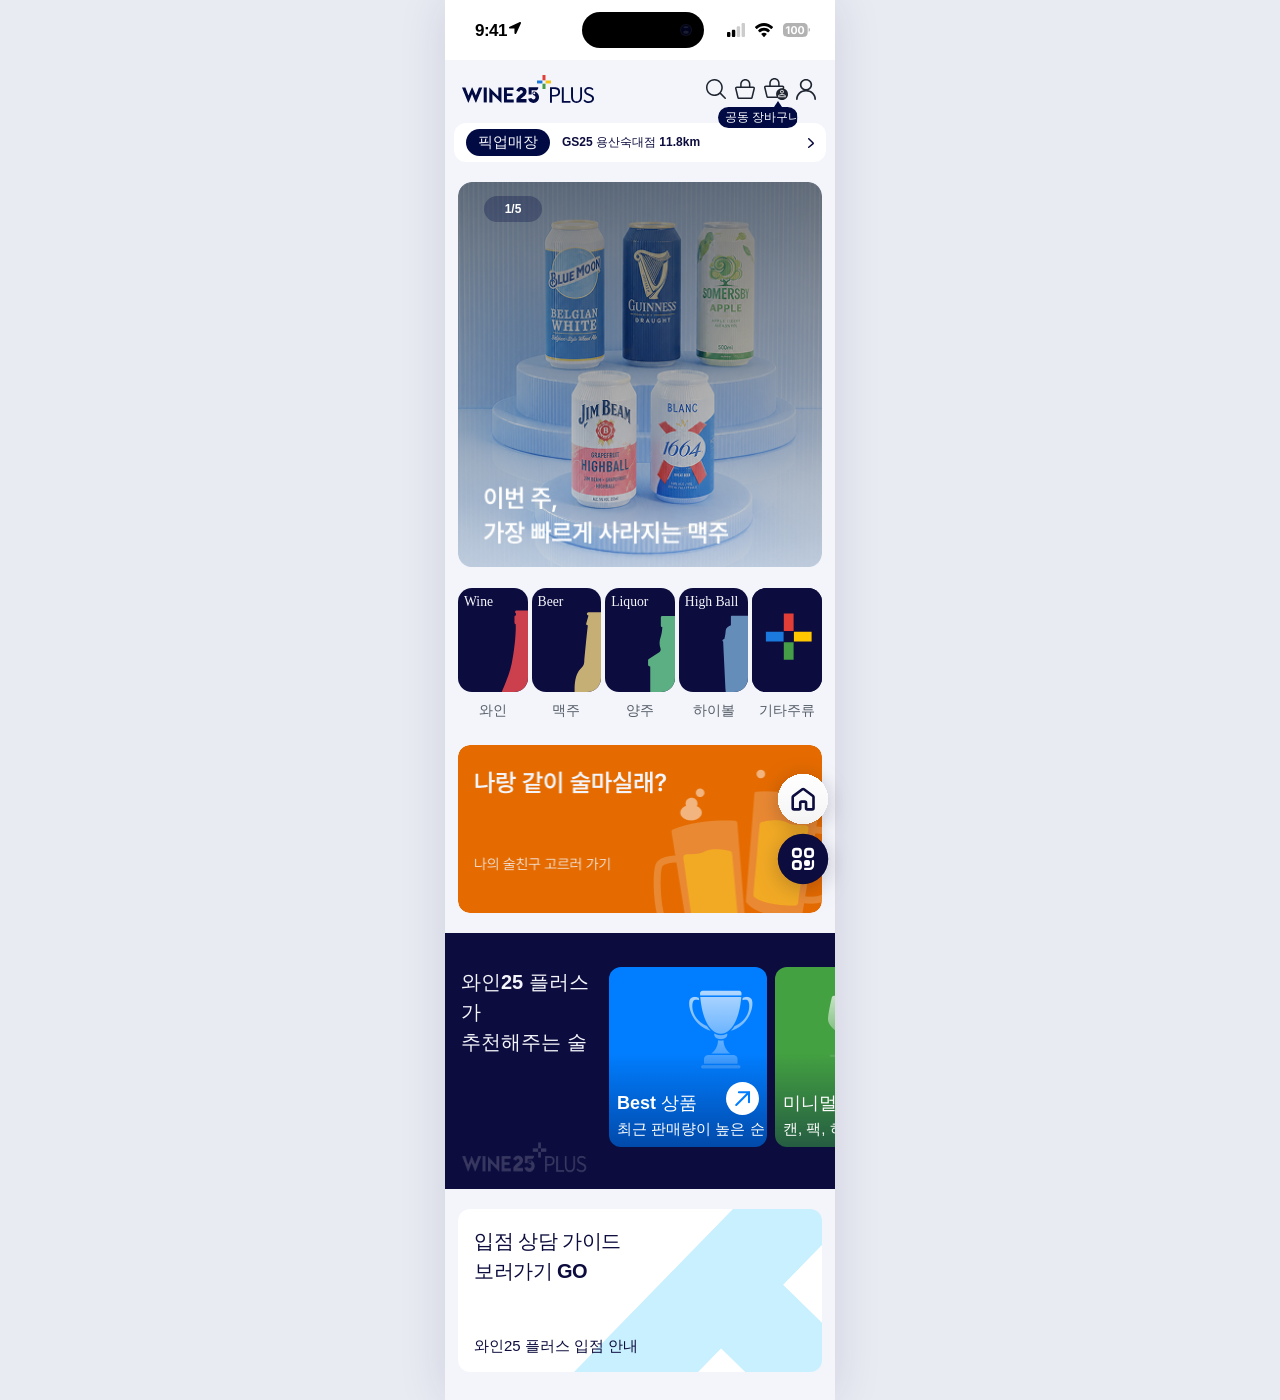
<file: app.html>
<!doctype html>
<html lang="ko">
  <head>
    <meta charset="UTF-8" />
    <meta name="viewport" content="width=device-width, initial-scale=1, viewport-fit=cover" />
    <meta name="theme-color" content="#f4f5fb" />
    <title>와인25 플러스 App</title>
    <link rel="stylesheet" href="./styles.css?v=20260917o" />
  </head>
  <body>
    <main class="phone-shell" aria-label="와인25 플러스 모바일 홈">
      <header class="app-header">
        <div class="status-bar" aria-label="상태 표시줄">
          <div class="status-left">
            <strong>9:41</strong>
            <img src="./assets/location.svg" alt="위치 서비스 사용 중" />
          </div>
          <div class="dynamic-island" aria-hidden="true">
            <img src="./assets/lens.svg" alt="" />
          </div>
          <div class="status-right" aria-hidden="true">
            <img src="./assets/signal.svg" alt="" />
            <img src="./assets/data.svg" alt="" />
            <img class="battery" src="./assets/battery.svg" alt="" />
          </div>
        </div>

        <nav class="main-nav" aria-label="주요 메뉴">
          <a class="brand" href="#top" aria-label="와인25 플러스 홈">
            <img class="brand-wine" src="./assets/logo-plus.svg" alt="" />
            <img class="brand-mark" src="./assets/logo-wine.svg" alt="" />
            <img class="brand-plus" src="./assets/logo-25.svg" alt="" />
          </a>
          <div class="nav-actions">
            <button class="icon-button" type="button" data-action="search" aria-label="검색">
              <img src="./assets/search.svg" alt="" />
            </button>
            <button class="icon-button" type="button" data-action="cart" aria-label="장바구니">
              <img src="./assets/bag.svg" alt="" />
            </button>
            <button class="icon-button joint-cart-button" type="button" data-action="shared-cart" data-flow-target="shared-cart" aria-label="공동 장바구니">
              <img src="./assets/cart.svg" alt="" />
              <span class="cart-tooltip">공동 장바구니</span>
            </button>
            <button class="icon-button" type="button" data-action="profile" data-flow-target="cellar" aria-label="내 정보">
              <img src="./assets/profile.svg" alt="" />
            </button>
          </div>
        </nav>
      </header>

      <div id="top" class="page-content">
        <button class="store-picker" type="button" data-action="store">
          <span class="store-chip">픽업매장</span>
          <strong>GS25 용산숙대점 11.8km</strong>
          <img src="./assets/chevron.svg" alt="" />
        </button>

        <section class="hero-carousel" data-flow-dynamic="carousel" aria-label="메인 프로모션" aria-roledescription="carousel">
          <div class="hero-track">
            <article class="hero-slide is-active" aria-label="1 / 5">
              <img src="./assets/home-refresh/hero-main.png?v=20260917b" alt="이번 주 가장 빠르게 사라지는 맥주" />
            </article>
            <article class="hero-slide" data-slide-action="world-trip" aria-label="2 / 5" aria-hidden="true">
              <img src="./assets/home-refresh/hero-world.png?v=20260917b" alt="술 한 잔으로 떠나는 세계 주류 여행" />
            </article>
            <article class="hero-slide" data-slide-action="hero-kyobo" aria-label="3 / 5" aria-hidden="true">
              <img src="./assets/home-refresh/hero-kyobo.png?v=20260917b" alt="교보문고와 함께하는 음주 독서 인증 이벤트" />
            </article>
            <article class="hero-slide" data-slide-action="card-pick" aria-label="4 / 5" aria-hidden="true">
              <img src="./assets/home-refresh/hero-card.png?v=20260917b" alt="카드 한 장으로 뽑는 오늘의 술 한 잔" />
            </article>
            <article class="hero-slide" data-slide-action="pairing-finder" aria-label="5 / 5" aria-hidden="true">
              <img src="./assets/home-refresh/hero-pairing.png?v=20260917b" alt="이 술에는 이 안주지, 맛잘알 조합 찾기" />
            </article>
          </div>
          <span class="hero-count"><span data-carousel-current>1</span>/5</span>
          <button class="carousel-hit-area carousel-hit-area--prev" type="button" data-carousel-prev aria-label="이전 배너"></button>
          <button class="carousel-hit-area carousel-hit-area--next" type="button" data-carousel-next aria-label="다음 배너"></button>
          <button class="carousel-primary-entry" type="button" data-carousel-open aria-label="현재 배너 열기" hidden></button>
          <span class="visually-hidden" aria-live="polite" data-carousel-live>1번째 배너</span>
        </section>

        <section class="categories" data-flow-target="explore" aria-label="주류 카테고리">
          <a href="#catalog/wine" class="category" data-category="wine">
            <span class="category-art"><img src="./assets/home-refresh/category/wine.svg" alt="" /><em>Wine</em></span>
            <span>와인</span>
          </a>
          <a href="#catalog/beer" class="category" data-category="beer">
            <span class="category-art"><img src="./assets/home-refresh/category/beer.svg" alt="" /><em>Beer</em></span>
            <span>맥주</span>
          </a>
          <a href="#catalog/liquor" class="category" data-category="liquor">
            <span class="category-art"><img src="./assets/home-refresh/category/liquor.svg" alt="" /><em>Liquor</em></span>
            <span>양주</span>
          </a>
          <a href="#catalog/highball" class="category" data-category="highball">
            <span class="category-art category-art--highball"><img src="./assets/category-highball.svg" alt="" /><em>High Ball</em></span>
            <span>하이볼</span>
          </a>
          <a href="#catalog/other" class="category" data-category="other">
            <span class="category-art category-art--other"><img src="./assets/category-other.svg" alt="" /></span>
            <span>기타주류</span>
          </a>
        </section>

        <section class="story-carousel" data-flow-target="drink-friends" aria-label="취향 콘텐츠" aria-roledescription="carousel">
          <div class="story-track">
            <article class="story-slide" data-story-action="drink-friends" aria-label="나랑 같이 술마실래">
              <img data-friend-banner-default src="./assets/home-refresh/story-friends.png" alt="나의 술친구 고르러 가기" />
              <span class="friend-selected-banner" data-friend-selected-banner hidden>
                <strong><span data-friend-banner-name>무무씨</span>랑 같이 술마시자!</strong>
                <small><span data-friend-banner-name>무무씨</span> 마일리지 확인하러 가기</small>
                <img data-friend-banner-character src="./assets/drink-friends/mumu.png" alt="" />
                <i aria-hidden="true"></i><i aria-hidden="true"></i><i aria-hidden="true"></i>
              </span>
            </article>
            <article class="story-slide" data-story-action="drink-id" aria-label="니술내술 플러스">
              <span class="story-drink-id-banner" aria-hidden="true">
                <strong>니술내술+</strong>
                <small>술자리에서 나는 어떤 타입?<br />내 주류 유형으로 취향 둘러보기</small>
                <img class="story-drink-shape story-drink-shape--9" src="./assets/home-refresh/drink-id-star-9.svg" alt="" />
                <img class="story-drink-shape story-drink-shape--5" src="./assets/home-refresh/drink-id-star-5.svg" alt="" />
                <img class="story-drink-shape story-drink-shape--4" src="./assets/home-refresh/drink-id-star-4.svg" alt="" />
                <img class="story-drink-shape story-drink-shape--6" src="./assets/home-refresh/drink-id-star-6.svg" alt="" />
                <img class="story-drink-shape story-drink-shape--10" src="./assets/home-refresh/drink-id-star-10.svg" alt="" />
                <img class="story-drink-shape story-drink-shape--12" src="./assets/home-refresh/drink-id-star-12.svg" alt="" />
                <img class="story-drink-shape story-drink-shape--3" src="./assets/home-refresh/drink-id-star-3.svg" alt="" />
              </span>
            </article>
            <article class="story-slide" data-story-action="gift-event" aria-label="인생첫술 선물하기">
              <img src="./assets/home-refresh/story-gift.png" alt="원하는 대로 조합하는 술 선물" />
            </article>
            <article class="story-slide" data-story-action="party-quest" aria-label="파티 플러스 퀘스트 시작하기">
              <img src="./assets/home-refresh/story-party.png" alt="친구와 파티 퀘스트 함께하고 우리의 취향 완성하기" />
            </article>
          </div>
          <button class="story-hit-area story-hit-area--prev" type="button" data-story-prev aria-label="이전 취향 배너"></button>
          <button class="story-hit-area story-hit-area--next" type="button" data-story-next aria-label="다음 취향 배너"></button>
          <button class="story-primary-entry" type="button" data-story-open aria-label="현재 취향 배너 열기"></button>
          <span class="visually-hidden" aria-live="polite" data-story-live>1번째 취향 콘텐츠</span>
        </section>

        <section id="recommendations" class="recommendations" aria-labelledby="recommend-title">
          <img class="recommend-bg" src="./assets/recommend-bg.png" alt="" />
          <h2 id="recommend-title">와인25 플러스가<br />추천해주는 술</h2>
          <div class="card-scroller" tabindex="0" aria-label="추천 상품 목록">
            <a class="recommend-card" href="#best" style="--card-image: url('./assets/card-best.png')">
              <span class="card-title">Best 상품</span>
              <img src="./assets/arrow-best.svg" alt="" />
              <small>최근 판매량이 높은 순</small>
            </a>
            <a class="recommend-card" href="#minimal" style="--card-image: url('./assets/card-minimal.png')">
              <span class="card-title">미니멀을 위한</span>
              <img src="./assets/arrow-minimal.svg" alt="" />
              <small>캔, 팩, 하프, 미니어쳐!</small>
            </a>
            <a class="recommend-card" href="#md" style="--card-image: url('./assets/card-md.png')">
              <span class="card-title">MD’s Pick</span>
              <img src="./assets/arrow-md.svg" alt="" />
              <small>MD가 선정한 상품!</small>
            </a>
            <a class="recommend-card" href="#asia" style="--card-image: url('./assets/card-asia.png')">
              <span class="card-title">방구석 동남아</span>
              <img src="./assets/arrow-asia.svg" alt="" />
              <small>맥주 기획전</small>
            </a>
          </div>
        </section>

        <a id="story" class="guide-banner" href="#guide">
          <img src="./assets/guide-banner.png" alt="" />
          <span class="banner-copy banner-copy--dark">
            <strong>입점 상담 가이드<br />보러가기 GO</strong>
            <small>와인25 플러스 입점 안내</small>
          </span>
        </a>
      </div>

      <section id="catalog" class="catalog-page" aria-label="주류 탐색" hidden>
        <nav class="catalog-categories" aria-label="주류 카테고리 선택">
          <a href="#catalog/wine" class="catalog-category" data-category="wine">
            <span class="catalog-category-art"><img src="./assets/home-refresh/category/wine.svg" alt="" /><em>Wine</em></span>
            <span>와인</span>
          </a>
          <a href="#catalog/beer" class="catalog-category" data-category="beer">
            <span class="catalog-category-art"><img src="./assets/home-refresh/category/beer.svg" alt="" /><em>Beer</em></span>
            <span>맥주</span>
          </a>
          <a href="#catalog/liquor" class="catalog-category" data-category="liquor">
            <span class="catalog-category-art"><img src="./assets/home-refresh/category/liquor.svg" alt="" /><em>Liquor</em></span>
            <span>양주</span>
          </a>
          <a href="#catalog/highball" class="catalog-category" data-category="highball">
            <span class="catalog-category-art catalog-category-art--highball"><img src="./assets/category-highball.svg" alt="" /><em>High Ball</em></span>
            <span>하이볼</span>
          </a>
          <a href="#catalog/other" class="catalog-category" data-category="other">
            <span class="catalog-category-art catalog-category-art--other"><img src="./assets/category-other.svg" alt=""/></span>
            <span>기타주류</span>
          </a>
        </nav>

        <div class="catalog-filter-bar">
          <span class="catalog-filter-label"><img src="./assets/catalog/filter.svg" alt="" />필터</span>
          <div class="catalog-filters" role="list" aria-label="상세 필터"></div>
        </div>

        <div class="catalog-products" aria-live="polite"></div>
      </section>

      <section id="product" class="product-detail" aria-label="상품 상세" hidden>
        <div class="detail-card">
          <div class="detail-visual-column">
            <div class="detail-image-stage"><img class="detail-product-image" alt="" /></div>
            <div class="detail-rating">
              <strong>5.0<span>/5.0</span></strong>
              <span class="detail-stars" aria-label="평점 5점">
                <img src="./assets/catalog/detail-star-a.svg" alt="" />
                <img src="./assets/catalog/detail-star-b.svg" alt="" />
                <img src="./assets/catalog/detail-star-a.svg" alt="" />
                <img src="./assets/catalog/detail-star-b.svg" alt="" />
                <img src="./assets/catalog/detail-star-a.svg" alt="" />
              </span>
            </div>
          </div>

          <div class="detail-insight-column">
            <div class="detail-gauges" aria-label="맛 지표"></div>
            <button class="pairing-trigger" type="button" aria-haspopup="dialog">
              <span>페어링 안주</span>
              <span class="pairing-tiles" aria-hidden="true">
                <span><img src="./assets/catalog/pairing-tile-01.svg" alt="" /></span>
                <span><img src="./assets/catalog/pairing-tile-03.svg" alt="" /></span>
                <span><img src="./assets/catalog/pairing-tile-02.svg" alt="" /></span>
              </span>
            </button>
          </div>

          <button class="detail-share" type="button" data-action="share" aria-label="상품 공유">
            <img src="./assets/catalog/detail-share.svg" alt="" />
          </button>
        </div>

        <div class="detail-copy">
          <p class="detail-eyebrow"></p>
          <h1 class="detail-name"></h1>
          <p class="detail-price"></p>
          <p class="detail-discount"><strong></strong><del></del></p>
        </div>

        <div class="detail-purchase-bar">
          <img class="detail-purchase-actions" src="./assets/catalog/detail-bottom-actions.svg" alt="찜 및 선물하기" />
          <span class="detail-pickup"><small>수령 가능일</small><strong></strong></span>
          <button type="button" data-action="reserve">예약 주문하기</button>
        </div>
      </section>

      <section id="winery-view" class="winery-page" aria-label="나의 와이너리" hidden>
        <header class="account-subheader">
          <button class="account-back" type="button" data-route-back aria-label="이전 화면">
            <img src="./assets/account/back-winery.svg" alt="" />
          </button>
          <h1>나의 와이너리</h1>
          <button class="account-settings" type="button" data-action="settings" aria-label="와이너리 설정">
            <img src="./assets/account/gear.svg" alt="" />
          </button>
        </header>

        <div class="winery-body">
          <section class="membership-hero" aria-labelledby="membership-title">
            <div class="membership-heading">
              <h2 id="membership-title"><img src="./assets/account/tier-icon.png" alt="" /><strong data-membership-name>매니아</strong>, 김무무님</h2>
              <button type="button" data-action="grade-info">등급 안내</button>
            </div>
            <img class="membership-mascot" src="./assets/account/mascot-winery-v2.png" alt="손을 흔드는 와인25 플러스 캐릭터" />
            <div class="membership-control">
              <p data-membership-message>다음 등급까지 <strong>150,000원</strong> 남았어요!</p>
              <input id="membership-range" type="range" min="0" max="3" step="1" value="1" aria-label="시연용 와이너리 등급" />
              <div class="membership-labels" aria-hidden="true">
                <span>루키</span><span>매니아</span><span>소믈리에</span><span>마스터</span>
              </div>
            </div>
          </section>

          <div class="winery-panels">
            <nav class="account-menu" aria-label="와이너리 혜택">
              <button type="button" data-action="orders"><span class="account-menu-icon icon-orders" aria-hidden="true"></span><strong>주문내역</strong><small>0개</small></button>
              <button type="button" data-action="gift-cards"><span class="account-menu-icon icon-gifts" aria-hidden="true"></span><strong>상품권</strong><small>0개</small></button>
              <button type="button" data-action="mileage"><span class="account-menu-icon icon-mileage" aria-hidden="true"></span><strong>마일리지</strong><small>0점</small></button>
              <button type="button" data-action="restock"><span class="account-menu-icon icon-restock" aria-hidden="true"></span><strong>재입고 알림</strong><small>0개</small></button>
            </nav>

            <section class="winery-cellar-entry" aria-labelledby="winery-cellar-title">
              <h2 id="winery-cellar-title">나만의 술장</h2>
              <a href="#cellar" aria-label="나만의 술장 열기">
                <strong>나만의 술장,<br />하나씩 채워볼까요?</strong>
              </a>
            </section>

            <section class="winery-cellarmate-entry" aria-labelledby="winery-cellarmate-title">
              <h2 id="winery-cellarmate-title">셀러메이트</h2>
              <button type="button" data-action="cellar-mate" aria-label="셀러메이트 열기">
                <strong>친구와 주고받는<br />우리만의 주류 셀러</strong>
              </button>
            </section>

            <section class="pickup-section" aria-labelledby="pickup-title">
              <div class="account-section-heading"><h2 id="pickup-title">픽업 예정 주류</h2><button type="button" data-action="pickup-all">전체보기 &gt;</button></div>
              <div class="pickup-scroller">
                <article class="pickup-card pickup-card--filled">
                  <span class="pickup-dday">D+3</span>
                  <img src="./assets/account/g7.png" alt="G7 까베르네 소비뇽" />
                  <strong>G7<br />까베르네 소비뇽</strong>
                </article>
                <button class="pickup-card pickup-card--empty" type="button" data-action="recommended"><img src="./assets/account/plus.svg" alt="" /><span>추천 술 보러가기</span></button>
                <button class="pickup-card pickup-card--empty" type="button" data-action="recommended"><img src="./assets/account/plus.svg" alt="" /><span>추천 술 보러가기</span></button>
                <button class="pickup-card pickup-card--empty" type="button" data-action="recommended"><img src="./assets/account/plus.svg" alt="" /><span>추천 술 보러가기</span></button>
                <button class="pickup-card pickup-card--empty" type="button" data-action="recommended"><img src="./assets/account/plus.svg" alt="" /><span>추천 술 보러가기</span></button>
              </div>
            </section>
          </div>
        </div>
      </section>

      <section id="cellarmate-view" class="cellarmate-page" aria-label="셀러메이트" hidden>
        <div class="cellarmate-screen cellarmate-list-screen" data-cellarmate-screen="received">
          <header class="cellarmate-header flow-subheader">
            <button class="flow-header-button flow-header-back" type="button" data-cellarmate-back="winery" aria-label="나의 와이너리로 돌아가기"><img src="./assets/account/back-winery.svg" alt="" /></button>
            <h1>셀러메이트</h1>
            <div class="flow-header-actions"><button class="flow-header-button flow-header-exit" type="button" data-cellarmate-back="home" aria-label="홈으로 나가기"><img src="./assets/floating-menu.svg" alt="" /></button></div>
          </header>
          <div class="cellarmate-tabs" role="tablist" aria-label="셀러 구분">
            <button type="button" role="tab" aria-selected="true" data-cellarmate-tab="received">받은 셀러</button>
            <button type="button" role="tab" aria-selected="false" data-cellarmate-tab="sent">보낸 셀러</button>
          </div>
          <div class="cellarmate-received" data-cellarmate-panel="received">
            <div class="cellarmate-sort-row"><button type="button" data-action="cellarmate-sort">최신순⌄</button></div>
            <div class="cellarmate-intro"><strong>8월 1주차</strong><p>나를 위해 추천한 주류를<br />확인해봐요!</p></div>
            <div class="cellarmate-list">
              <button class="cellarmate-list-card" type="button" data-cellarmate-open="detail">
                <img src="./assets/cellarmate/avatar-first.png" alt="이게바로나야 님" />
                <span class="cellarmate-list-copy"><small>이게바로나야 님</small><strong>제발 나랑 먹자</strong><time>2026.08.03</time></span>
                <span class="cellarmate-progress"><span class="cellarmate-dots" aria-label="5개 중 3개 달성"><i class="is-filled"></i><i class="is-filled"></i><i class="is-filled"></i><i></i><i></i></span><b>3/5</b></span>
              </button>
              <article class="cellarmate-list-card">
                <img src="./assets/cellarmate/avatar-second.png" alt="딸바보 님" />
                <span class="cellarmate-list-copy"><small>딸바보 님</small><strong>아빠가 추천~</strong><time>2026.08.02</time></span>
                <span class="cellarmate-progress"><span class="cellarmate-dots" aria-label="모두 달성"><i class="is-filled"></i><i class="is-filled"></i><i class="is-filled"></i><i class="is-filled"></i><i class="is-filled"></i></span><b>달성 완료!</b></span>
              </article>
              <article class="cellarmate-list-card">
                <img src="./assets/cellarmate/avatar-brand.png" alt="와인25 플러스" />
                <span class="cellarmate-list-copy"><small>와인25 플러스</small><strong>매니아에게..</strong><time>2026.08.01</time></span>
                <span class="cellarmate-progress"><span class="cellarmate-dots" aria-label="5개 중 1개 달성"><i class="is-filled"></i><i></i><i></i><i></i><i></i></span><b>1/5</b></span>
              </article>
            </div>
          </div>
          <div class="cellarmate-sent-panel" data-cellarmate-panel="sent" hidden>
            <img src="./assets/cellarmate-sent/sent-list-new.png" alt="보낸 셀러 목록" />
            <button class="cellarmate-sent-plus" type="button" data-cellarmate-go="sent-friends" aria-label="새 셀러 만들기"></button>
          </div>
        </div>

        <div class="cellarmate-screen cellarmate-sent-flow" data-cellarmate-screen="sent-friends" hidden>
          <header class="cellarmate-header flow-subheader"><button class="flow-header-button flow-header-back" type="button" data-cellarmate-back="sent" aria-label="보낸 셀러로 돌아가기"><img src="./assets/account/back-winery.svg" alt="" /></button><h1>셀러 보내기</h1><div class="flow-header-actions"><button class="flow-header-button flow-header-exit" type="button" data-cellarmate-back="home" aria-label="홈으로 나가기"><img src="./assets/floating-menu.svg" alt="" /></button></div></header>
          <div class="cellarmate-figma-stage cellarmate-friend-stage"><img data-cellarmate-friend-image src="./assets/cellarmate-sent/content/friend-empty.png" alt="셀러를 보낼 친구 선택" /><button class="cellarmate-friend-choice choice-one" type="button" data-cellarmate-friend aria-label="이게바로나야 선택"></button><button class="cellarmate-friend-choice choice-two" type="button" data-cellarmate-friend aria-label="딸바보 선택"></button><button class="cellarmate-friend-choice choice-three" type="button" data-cellarmate-friend aria-label="무무씨와 친구들 선택"></button><button type="button" data-cellarmate-go="sent-products" data-cellarmate-next-friend aria-label="다음" disabled></button></div>
        </div>
        <div class="cellarmate-screen cellarmate-sent-flow" data-cellarmate-screen="sent-products" hidden>
          <header class="cellarmate-header flow-subheader"><button class="flow-header-button flow-header-back" type="button" data-cellarmate-back="sent-friends" aria-label="친구 선택으로 돌아가기"><img src="./assets/account/back-winery.svg" alt="" /></button><h1>셀러 보내기</h1><div class="flow-header-actions"><button class="flow-header-button flow-header-exit" type="button" data-cellarmate-back="home" aria-label="홈으로 나가기"><img src="./assets/floating-menu.svg" alt="" /></button></div></header>
          <div class="cellarmate-figma-stage cellarmate-product-stage"><img data-cellarmate-product-image src="./assets/cellarmate-sent/content/product-empty.png" alt="추천할 주류 선택" /><button class="cellarmate-product-choice" type="button" data-cellarmate-product aria-label="추천 주류 선택"></button><button class="cellarmate-product-next" type="button" data-cellarmate-go="sent-preview" aria-label="선택 완료 후 다음" disabled></button><div class="cellarmate-fixed-actions"><button type="button" data-cellarmate-save aria-label="임시저장">임시저장</button><button type="button" data-cellarmate-go="sent-preview" data-cellarmate-product-send aria-label="셀러 보내기" disabled>셀러 보내기</button></div></div>
        </div>
        <div class="cellarmate-screen cellarmate-sent-flow" data-cellarmate-screen="sent-preview" hidden>
          <header class="cellarmate-header flow-subheader"><button class="flow-header-button flow-header-back" type="button" data-cellarmate-back="sent-products" aria-label="주류 선택으로 돌아가기"><img src="./assets/account/back-winery.svg" alt="" /></button><h1>셀러 보내기</h1><div class="flow-header-actions"><button class="flow-header-button flow-header-exit" type="button" data-cellarmate-back="home" aria-label="홈으로 나가기"><img src="./assets/floating-menu.svg" alt="" /></button></div></header>
          <div class="cellarmate-figma-stage cellarmate-preview-stage"><img src="./assets/cellarmate-sent/content/preview.png" alt="보낼 셀러 구성 확인" /><button type="button" data-cellarmate-go="sent-complete" aria-label="셀러 보내기"></button><div class="cellarmate-fixed-actions"><button type="button" data-cellarmate-save aria-label="임시저장">임시저장</button><button type="button" data-cellarmate-go="sent-complete" aria-label="셀러 보내기">셀러 보내기</button></div></div>
        </div>
        <div class="cellarmate-screen cellarmate-sent-flow" data-cellarmate-screen="sent-complete" hidden>
          <header class="cellarmate-header flow-subheader"><button class="flow-header-button flow-header-back" type="button" data-cellarmate-back="sent" aria-label="보낸 셀러로 돌아가기"><img src="./assets/account/back-winery.svg" alt="" /></button><h1>셀러 보내기</h1><div class="flow-header-actions"><button class="flow-header-button flow-header-exit" type="button" data-cellarmate-back="home" aria-label="홈으로 나가기"><img src="./assets/floating-menu.svg" alt="" /></button></div></header>
          <div class="cellarmate-figma-stage cellarmate-complete-stage"><img src="./assets/cellarmate-sent/content/complete.png" alt="친구에게 셀러를 보냈어요" /><button type="button" data-cellarmate-go="sent-friends" aria-label="다른 친구에게 보내기"></button><button type="button" data-cellarmate-go="sent" aria-label="내 셀러 보기"></button></div>
        </div>

        <div class="cellarmate-screen cellarmate-detail-screen" data-cellarmate-screen="detail" hidden>
          <header class="cellarmate-header flow-subheader">
            <button class="flow-header-button flow-header-back" type="button" data-cellarmate-back="received" aria-label="받은 셀러로 돌아가기"><img src="./assets/account/back-winery.svg" alt="" /></button>
            <h1>받은 셀러</h1><div class="flow-header-actions"><button class="flow-header-button flow-header-exit" type="button" data-cellarmate-back="home" aria-label="홈으로 나가기"><img src="./assets/floating-menu.svg" alt="" /></button></div>
          </header>
          <section class="cellarmate-detail-hero">
            <img class="cellarmate-detail-avatar" src="./assets/cellarmate/detail-avatar.png" alt="이게바로나야 님" />
            <p>내가 정말 좋아하는 술이야.<br />나랑 취향 비슷하니까<br />너도 좋아하지 않을까?</p>
          </section>
          <section class="cellarmate-products" aria-labelledby="cellarmate-products-title">
            <div class="cellarmate-products-heading"><h2 id="cellarmate-products-title">추천 주류 리스트</h2><button type="button" data-cellarmate-coupon-open>진행 중 <strong>3/5</strong></button></div>
            <div class="cellarmate-product-grid">
              <article class="cellarmate-product-card is-best"><img src="./assets/catalog/wine-raw-04.png" alt="추천 주류 1" /><img class="cellarmate-stamp is-best-stamp" src="./assets/cellarmate/stamp-best.svg" alt="BEST 1" /><img class="cellarmate-stamp is-clear" src="./assets/cellarmate/stamp-clear.svg" alt="Clear" /></article>
              <article class="cellarmate-product-card"><img src="./assets/account/bottle-04.png" alt="추천 주류 2" /><img class="cellarmate-stamp is-clear" src="./assets/cellarmate/stamp-clear.svg" alt="Clear" /></article>
              <article class="cellarmate-product-card"><img src="./assets/account/bottle-05.png" alt="추천 주류 3" /></article>
              <article class="cellarmate-product-card"><img src="./assets/account/bottle-02.png" alt="추천 주류 4" /><img class="cellarmate-stamp is-clear" src="./assets/cellarmate/stamp-clear.svg" alt="Clear" /></article>
              <article class="cellarmate-product-card"><img src="./assets/account/bottle-03.png" alt="추천 주류 5" /></article>
            </div>
          </section>
          <nav class="cellarmate-detail-actions" aria-label="받은 셀러 기능"><button type="button" data-action="cellarmate-recommend">나도 추천하기</button><button type="button" data-action="cellarmate-cart">장바구니 담기</button></nav>
        </div>

        <div class="cellarmate-coupon-modal" data-cellarmate-coupon-modal role="dialog" aria-modal="true" aria-label="셀러메이트 특가 쿠폰" hidden>
          <button class="cellarmate-modal-backdrop" type="button" data-cellarmate-coupon-close aria-label="쿠폰 닫기"></button>
          <div class="cellarmate-coupon-card"><img src="./assets/cellarmate/coupon-card.png" alt="8월 한정 추천 주류 구매 완료 시 천원 할인 쿠폰 2장" /><button class="cellarmate-coupon-hit cellarmate-coupon-hit--close" type="button" data-cellarmate-coupon-close aria-label="닫기"></button><button class="cellarmate-coupon-hit cellarmate-coupon-hit--library" type="button" data-action="cellarmate-coupon-library" aria-label="쿠폰함으로 이동"></button><button class="cellarmate-coupon-hit cellarmate-coupon-hit--later" type="button" data-cellarmate-coupon-close aria-label="나중에 보기"></button></div>
        </div>
      </section>

      <section id="world-tour-view" class="world-tour-page" aria-label="술 한 잔으로 떠나는 세계 주류 여행" hidden>
        <article class="world-tour-screen world-tour-screen--world" data-world-tour-screen="world" data-world-tour-title="세계 주류 여행">
          <div class="world-tour-world-lead">
            <img src="./assets/world-tour/world.png" alt="세계 주류 여행 국가 선택" />
            <button class="world-tour-hotspot world-tour-back" type="button" data-world-tour-back="home" aria-label="홈으로 돌아가기"></button>
            <button class="world-tour-hotspot world-tour-share" type="button" data-action="share" aria-label="세계 주류 여행 공유하기"></button>
            <button class="world-tour-hotspot world-tour-home" type="button" data-world-tour-back="home" aria-label="홈으로 나가기"></button>
            <button class="world-tour-hotspot world-tour-japan-map" type="button" data-world-tour-go="japan" aria-label="일본 사케 지도 보기"></button>
            <button class="world-tour-hotspot world-tour-all-open" type="button" data-world-tour-go="travel-all" aria-label="제휴 여행 전체 보기"></button>
          </div>
          <div class="world-tour-recommendation-list" aria-label="이번 주 추천 여행지">
            <button class="world-tour-recommendation-card" type="button" data-world-tour-go="japan" aria-label="일본 사케 지도 열기">
              <img src="./assets/world-tour/card-japan.png" alt="일본 사케 여행" />
            </button>
            <img class="world-tour-recommendation-card" src="./assets/world-tour/card-mexico.png" alt="멕시코 데킬라 여행" />
          </div>
        </article>

        <article class="world-tour-screen" data-world-tour-screen="japan" data-world-tour-title="세계 주류 여행" hidden>
          <img src="./assets/world-tour/japan.png" alt="일본 사케 지도와 지역별 양조장 탐색" />
          <button class="world-tour-hotspot world-tour-back" type="button" data-world-tour-back="world" aria-label="세계 지도로 돌아가기"></button>
          <button class="world-tour-hotspot world-tour-home" type="button" data-world-tour-back="home" aria-label="홈으로 나가기"></button>
          <button class="world-tour-hotspot world-tour-niigata" type="button" data-world-tour-go="niigata" aria-label="니가타 지역 선택"></button>
        </article>

        <article class="world-tour-screen" data-world-tour-screen="niigata" data-world-tour-title="세계 주류 여행" hidden>
          <img src="./assets/world-tour/niigata-long.png" alt="니가타 지역과 추천 사케 상품" />
          <button class="world-tour-hotspot world-tour-back" type="button" data-world-tour-back="japan" aria-label="일본 사케 지도로 돌아가기"></button>
          <button class="world-tour-hotspot world-tour-home" type="button" data-world-tour-back="home" aria-label="홈으로 나가기"></button>
          <button class="world-tour-hotspot world-tour-kikusui" type="button" data-world-tour-go="product" aria-label="키쿠스이 준마이 상품 보기"></button>
        </article>

        <article class="world-tour-screen" data-world-tour-screen="product" data-world-tour-title="상품 상세" hidden>
          <img src="./assets/world-tour/product.png" alt="키쿠스이 준마이 상품 상세" />
          <div class="world-product-gauges" aria-label="맛 지표">
            <i style="--world-gauge:50%"></i>
            <i style="--world-gauge:80%"></i>
            <i style="--world-gauge:66%"></i>
          </div>
          <button class="world-tour-hotspot world-tour-back" type="button" data-world-tour-back="niigata" aria-label="니가타 추천 상품으로 돌아가기"></button>
          <button class="world-tour-hotspot world-tour-home" type="button" data-world-tour-back="home" aria-label="홈으로 나가기"></button>
          <button class="world-tour-hotspot world-tour-reserve" type="button" data-world-tour-go="reserve" aria-label="키쿠스이 준마이 예약 주문하기"></button>
        </article>

        <article class="world-tour-screen" data-world-tour-screen="reserve" data-world-tour-title="결제 완료" hidden>
          <div class="world-reserve-media">
            <span class="world-reserve-media-slice world-reserve-media-slice--top">
              <img src="./assets/world-tour/reserve-v2-crop.png" alt="키쿠스이 준마이 주문 완료와 세계 주류 여행 기록" />
            </span>
            <span class="world-reserve-media-slice world-reserve-media-slice--bottom" aria-hidden="true">
              <img src="./assets/revisions-169/world-reserve-bottom.png" alt="제휴 여행사와 함께하는 주류 테마 여행" />
            </span>
          </div>
          <button class="world-tour-hotspot world-tour-back" type="button" data-world-tour-back="product" aria-label="상품 상세로 돌아가기"></button>
          <button class="world-tour-hotspot world-tour-home" type="button" data-world-tour-back="home" aria-label="홈으로 나가기"></button>
          <button class="world-tour-hotspot world-tour-coupon-open" type="button" data-world-tour-go="coupon" aria-label="니가타 여행 완료 쿠폰 다운로드"></button>
          <button class="world-tour-hotspot world-tour-travel-open" type="button" data-world-tour-go="travel-all" aria-label="제휴 여행사 주류 테마 여행 전체 보기"></button>
        </article>

        <article class="world-tour-screen" data-world-tour-screen="coupon" data-world-tour-title="쿠폰" hidden>
          <img src="./assets/world-tour/coupon.png" alt="세계 주류 여행 니가타 여행 완료 5000원 할인 쿠폰" />
          <button class="world-tour-hotspot world-tour-back" type="button" data-world-tour-back="reserve" aria-label="여행 기록으로 돌아가기"></button>
          <button class="world-tour-hotspot world-tour-home" type="button" data-world-tour-back="home" aria-label="홈으로 나가기"></button>
        </article>

        <article class="world-tour-screen" data-world-tour-screen="travel-all" data-world-tour-title="세계 주류 여행" hidden>
          <img src="./assets/world-tour/travel-all-v2-crop.png" alt="제휴 여행사와 함께하는 추천 주류 여행 목록" />
          <button class="world-tour-hotspot world-tour-back" type="button" data-world-tour-back="reserve" aria-label="여행 기록으로 돌아가기"></button>
          <button class="world-tour-hotspot world-tour-home" type="button" data-world-tour-back="home" aria-label="홈으로 나가기"></button>
          <button class="world-tour-hotspot world-tour-tab-wine" type="button" data-world-tour-go="travel-wine" aria-label="와인 여행 보기"></button>
          <button class="world-tour-hotspot world-tour-tab-sake" type="button" data-world-tour-go="travel-sake" aria-label="사케 여행 보기"></button>
          <button class="world-tour-hotspot world-tour-niigata-trip" type="button" data-world-tour-go="modetour-loading" aria-label="사케의 고장 니가타에 취하다 여행 보기"></button>
        </article>

        <article class="world-tour-screen" data-world-tour-screen="travel-wine" data-world-tour-title="세계 주류 여행" hidden>
          <img src="./assets/world-tour/travel-wine.png" alt="제휴 여행사의 와인 여행 목록" />
          <button class="world-tour-hotspot world-tour-back" type="button" data-world-tour-back="travel-all" aria-label="추천 여행으로 돌아가기"></button>
          <button class="world-tour-hotspot world-tour-home" type="button" data-world-tour-back="home" aria-label="홈으로 나가기"></button>
          <button class="world-tour-hotspot world-tour-tab-all" type="button" data-world-tour-go="travel-all" aria-label="추천 여행 보기"></button>
          <button class="world-tour-hotspot world-tour-tab-sake" type="button" data-world-tour-go="travel-sake" aria-label="사케 여행 보기"></button>
        </article>

        <article class="world-tour-screen" data-world-tour-screen="travel-sake" data-world-tour-title="세계 주류 여행" hidden>
          <img src="./assets/world-tour/travel-sake-long.png" alt="제휴 여행사의 사케 여행 목록" />
          <button class="world-tour-hotspot world-tour-back" type="button" data-world-tour-back="travel-all" aria-label="추천 여행으로 돌아가기"></button>
          <button class="world-tour-hotspot world-tour-home" type="button" data-world-tour-back="home" aria-label="홈으로 나가기"></button>
          <button class="world-tour-hotspot world-tour-tab-all" type="button" data-world-tour-go="travel-all" aria-label="추천 여행 보기"></button>
          <button class="world-tour-hotspot world-tour-tab-wine" type="button" data-world-tour-go="travel-wine" aria-label="와인 여행 보기"></button>
          <button class="world-tour-hotspot world-tour-niigata-trip" type="button" data-world-tour-go="modetour-loading" aria-label="사케의 고장 니가타에 취하다 여행 보기"></button>
        </article>

        <article class="world-tour-screen world-tour-modetour-loading" data-world-tour-screen="modetour-loading" data-world-tour-title="모두투어 연결 중" hidden>
          <img src="./assets/world-tour/modetour-loading.png" alt="모두투어로 연결 중" />
          <p class="visually-hidden" role="status">모두투어 여행 상품으로 연결하고 있습니다.</p>
        </article>

        <article class="world-tour-screen world-tour-modetour-detail" data-world-tour-screen="modetour-detail" data-world-tour-title="모두투어 여행 상품" hidden>
          <img src="./assets/world-tour/modetour-detail.png" alt="사케의 고장 니가타에 취하다 모두투어 여행 상품 상세" />
          <button class="world-tour-hotspot world-modetour-menu" type="button" data-world-tour-back="home" aria-label="와인25 플러스 메인으로 돌아가기"></button>
        </article>
        <div class="world-tour-product-purchase" aria-hidden="true"></div>
      </section>

      <section id="party-quest-view" class="party-quest-page" aria-label="파티 플러스 퀘스트" hidden>
        <article class="party-quest-screen party-quest-home" data-party-screen="home">
          <h2>진아님의 파티 플러스</h2>
          <div class="party-empty-card"><span>🎉</span><strong>아직 진행 중인 파티가 없어요</strong><small>우리만의 파티 퀘스트를 만들어보세요!</small></div>
          <button class="party-primary" type="button" data-party-go="calendar">+ 새로운 파티 시작하기</button>
        </article>

        <article class="party-quest-screen party-calendar-screen" data-party-screen="calendar" hidden>
          <div class="party-screen-intro"><span>🗓️</span><h2>파티 날짜를 선택해주세요</h2></div>
          <section class="party-calendar" aria-label="2026년 9월 달력">
            <h3>2026 9월 <b>›</b></h3>
            <div class="party-weekdays"><span>SUN</span><span>MON</span><span>TUE</span><span>WED</span><span>THU</span><span>FRI</span><span>SAT</span></div>
            <div class="party-days" data-party-days></div>
            <div class="party-time"><span>시간</span><button type="button">7:00 PM</button></div>
          </section>
        </article>

        <article class="party-quest-screen party-theme-screen" data-party-screen="theme" hidden>
          <div class="party-screen-intro"><span>🎉</span><h2>파티 테마를 고르면<br />맞춤 초대장이 만들어져요!</h2></div>
          <div class="party-theme-options" aria-label="파티 테마 선택">
            <button type="button">스파클링한 축하</button><button type="button">시끌벅적한 하루</button>
            <button type="button">즐기자, 불금!</button><button type="button">저녁 견습</button><button type="button">힙한 레이브</button>
            <button type="button">칠앤 무드</button><button type="button">오늘은 진지하게</button>
            <button type="button">서프라이즈 생일파티</button><button type="button">감성 글램핑</button>
            <button type="button">인생 이벤트</button><button type="button">디저트와 함께</button>
          </div>
          <p class="party-theme-help">어떤 버튼이든 2개를 선택하면 초대장을 만들어요.</p>
        </article>

        <article class="party-quest-screen party-loading-screen" data-party-screen="loading" hidden>
          <div class="party-loader"><span>🎉</span><h2>우리의 테마에 맞는<br />파티 카드를 생성할게요!</h2><div class="party-loading-card"><i></i></div><p>파티 카드 생성중 ...</p></div>
        </article>

        <article class="party-quest-screen party-card-screen" data-party-screen="card" hidden>
          <div class="party-screen-intro"><span>🎉</span><h2>파티 카드를 완성하고<br />파티원을 초대하세요!</h2></div>
          <div class="party-invite-card"><span class="party-confetti">🎊</span><div class="party-card-edit">✎</div><strong>9월 12일 (토), 오후 7시</strong><p>잠실 씨사이드 바, 서울</p><small>스파클링한 축하 · 즐기자, 불금!</small></div>
          <button class="party-primary" type="button" data-party-share>⎆ 파티원 초대하기</button>
        </article>

        <article class="party-quest-screen party-exact-screen party-current-screen" data-party-screen="quest" hidden>
          <img src="./assets/party-quest/content/quest-main-166-9788.png" alt="영이 입사 파티 맞춤 장바구니와 파티 퀘스트" />
          <button class="party-exact-hotspot party-exact-cart" type="button" data-party-go="cart" aria-label="장바구니 바로가기"></button>
        </article>

        <article class="party-quest-screen party-exact-screen party-cart-screen" data-party-screen="cart" hidden>
          <img src="./assets/party-quest/content/cart.png" alt="파티 맞춤 장바구니" />
          <button class="party-exact-hotspot party-cart-plus" type="button" data-party-qr aria-label="픽업 QR 확인"></button>
        </article>

        <article class="party-quest-screen party-exact-screen party-pickup-screen" data-party-screen="pickup" hidden>
          <img src="./assets/party-quest/pickup-popup.png" alt="픽업 완료 팝업" />
          <button class="party-exact-hotspot party-pickup-auth" type="button" data-party-go="camera" aria-label="픽업 인증하기"></button>
        </article>

        <article class="party-quest-screen party-exact-screen party-camera-screen" data-party-screen="camera" hidden>
          <img src="./assets/party-quest/content/camera-shell.png" alt="픽업 인증 촬영 화면" />
          <video class="party-camera-video" src="./assets/party-quest/party-quest.mp4" autoplay muted loop playsinline aria-label="파티퀘스트 인증 영상"></video>
          <button class="party-exact-hotspot party-camera-shutter" type="button" data-party-shutter aria-label="인증 사진 촬영"></button>
        </article>

        <article class="party-quest-screen party-exact-screen party-shot-screen" data-party-screen="shot" hidden>
          <img src="./assets/party-quest/content/camera-shot.png" alt="픽업 인증 촬영 완료 화면" />
        </article>

        <article class="party-quest-screen party-exact-screen party-complete-screen" data-party-screen="complete" hidden>
          <img src="./assets/party-quest/content/quest-complete-166-9451.png" alt="파티 퀘스트 진행 현황" />
          <button class="party-exact-hotspot party-exact-movie" type="button" data-party-memory="movie" aria-label="영이 무비 기록 보기"></button>
          <button class="party-exact-hotspot party-exact-book" type="button" data-party-memory="book" aria-label="민지 책 기록 보기"></button>
        </article>

        <div class="party-modal" data-party-modal="share" hidden><button class="party-modal-backdrop" type="button" data-party-modal-close aria-label="닫기"></button><section class="party-share-sheet"><span class="party-sheet-handle"></span><h2>공유하기</h2><button type="button" data-party-share-complete><i>💬</i>카카오톡</button><button type="button" data-party-share-complete><i>🔗</i>URL 복사</button><button type="button" data-party-share-complete><i>•••</i>다른 앱으로 공유하기</button><button class="party-share-cancel" type="button" data-party-modal-close>취소</button></section></div>
        <div class="party-modal party-exact-modal" data-party-modal="qr" hidden><button class="party-exact-modal-screen" type="button" data-party-qr-complete><img src="./assets/party-quest/qr-popup.png" alt="픽업 QR 팝업" /></button></div>
        <div class="party-modal party-exact-modal" data-party-modal="pickup" hidden><img src="./assets/party-quest/pickup-popup.png" alt="픽업 완료 팝업" /><button class="party-exact-hotspot party-pickup-auth" type="button" data-party-go="camera" aria-label="픽업 인증하기"></button></div>
        <div class="party-modal party-exact-modal" data-party-modal="capture" hidden><img src="./assets/party-quest/quest-popup.png" alt="퀘스트 완료 팝업" /><button class="party-exact-hotspot party-capture-complete" type="button" data-party-capture-complete aria-label="파티 퀘스트 바로가기"></button></div>
        <div class="party-modal" data-party-modal="memory" hidden><button class="party-modal-backdrop" type="button" data-party-modal-close aria-label="닫기"></button><button class="party-memory-dialog" type="button" data-party-modal-close><div class="party-memory-card"><span data-party-memory-icon>🎬</span><strong data-party-memory-title>영이</strong><em data-party-memory-status>대기중</em><p data-party-memory-copy>GS 망원점<br />프레시넷 꼬든 네그로 브뤼 픽업</p><b data-party-memory-time>미완료</b></div><small data-party-memory-note>...</small></button></div>
      </section>

      <section id="taste-plus-view" class="taste-plus-page" aria-label="취향 플러스 맞춤 홈 체험" hidden>
        <article class="taste-plus-screen" data-taste-plus-screen="home">
          <img src="./assets/taste-plus/home-start.png" alt="취향을 탐색 중인 GS25 맞춤 홈" />
          <button class="taste-plus-hotspot taste-plus-start" type="button" data-taste-plus-go="survey-1" aria-label="취향 플러스 검사 시작"></button>
        </article>

        <article class="taste-plus-screen" data-taste-plus-screen="survey-1" hidden>
          <img src="./assets/taste-plus/survey-1.png" alt="취향 플러스 첫 번째 질문" />
          <button class="taste-plus-hotspot taste-plus-answer-list" type="button" data-taste-plus-go="survey-7" aria-label="첫 번째 질문 답변 선택"></button>
          <button class="taste-plus-hotspot taste-plus-survey-back" type="button" data-taste-plus-back="home" aria-label="맞춤 홈으로 돌아가기"></button>
        </article>

        <article class="taste-plus-screen" data-taste-plus-screen="survey-7" hidden>
          <img src="./assets/taste-plus/survey-7.png" alt="취향 플러스 일곱 번째 질문" />
          <button class="taste-plus-hotspot taste-plus-answer-list" type="button" data-taste-plus-go="loading" aria-label="마지막 질문 답변 선택"></button>
          <button class="taste-plus-hotspot taste-plus-survey-back" type="button" data-taste-plus-back="survey-1" aria-label="첫 번째 질문으로 돌아가기"></button>
        </article>

        <article class="taste-plus-screen taste-plus-loading" data-taste-plus-screen="loading" hidden>
          <img src="./assets/taste-plus/loading.png" alt="취향 유형 결과 분석 중" />
          <span class="taste-plus-loading-pulse" aria-hidden="true"></span>
        </article>

        <article class="taste-plus-screen taste-plus-result" data-taste-plus-screen="result" hidden>
          <img class="taste-plus-result-base" src="./assets/taste-plus/result-start.png" alt="취향 유형 결과 주류 탐험가" />
          <span class="taste-plus-result-card" aria-hidden="true"></span>
          <span class="taste-plus-result-copy" aria-hidden="true"><b>진아님의 취향 유형이<br /><strong>플러스</strong> 되었어요!</b><small>내게 맞춰진 추천 주류, 지금 함께 확인해봐요!</small></span>
          <button class="taste-plus-hotspot taste-plus-exit" type="button" data-taste-plus-exit aria-label="기존 WINE25+ 홈으로 나가기"></button>
          <button class="taste-plus-hotspot taste-plus-move" type="button" data-taste-plus-go="custom-home" aria-label="맞춤 홈으로 이동하기"></button>
        </article>

        <article class="taste-plus-screen" data-taste-plus-screen="custom-home" hidden>
          <img src="./assets/taste-plus/home-custom-long.png" alt="주류 탐험가 취향과 추천 콘텐츠가 등록된 GS25 맞춤 홈" />
          <div class="taste-plus-fixed-nav" aria-hidden="true"></div>
        </article>
      </section>

      <section id="friend-select-view" class="friend-select-page" aria-label="나의 술친구 캐릭터 선택" hidden>
        <div class="friend-select-status status-bar" aria-label="상태 표시줄">
          <div class="status-left"><strong>9:41</strong><img src="./assets/location.svg" alt="위치 서비스 사용 중" /></div>
          <div class="dynamic-island" aria-hidden="true"><img src="./assets/lens.svg" alt="" /></div>
          <div class="status-right" aria-hidden="true"><img src="./assets/signal.svg" alt="" /><img src="./assets/data.svg" alt="" /><img class="battery" src="./assets/battery.svg" alt="" /></div>
        </div>
        <header class="friend-select-header">
          <button type="button" data-friend-select-back aria-label="홈으로 돌아가기"></button>
          <h1>나의 캐릭터 선택</h1>
        </header>
        <h2>나의 술친구는...</h2>
        <div class="friend-character-carousel" data-friend-carousel tabindex="0" aria-label="술친구 캐릭터 목록">
          <button class="friend-character-card is-selected" type="button" data-friend-index="0" style="--friend-color:#ffa300">
            <small>소주 맥주가 최고야</small><strong>뭐래여우 무무씨</strong><img src="./assets/drink-friends/mumu.png" alt="맥주를 든 여우 무무씨" />
          </button>
          <button class="friend-character-card" type="button" data-friend-index="1" style="--friend-color:#82daf7">
            <small>반전매력 주당</small><strong>북끄토끼 안드레씨</strong><img src="./assets/drink-friends/andre.png" alt="토끼 안드레씨" />
          </button>
          <button class="friend-character-card" type="button" data-friend-index="2" style="--friend-color:#fe6600">
            <small>새로운 술이 궁금해</small><strong>호기심쟁이 머용씨</strong><img src="./assets/drink-friends/meoyong.png" alt="캐릭터 머용씨" />
          </button>
          <button class="friend-character-card" type="button" data-friend-index="3" style="--friend-color:#56b85a">
            <small>차분하게 즐겨요</small><strong>느긋한 순남씨</strong><img src="./assets/drink-friends/sunnam.png" alt="캐릭터 순남씨" />
          </button>
        </div>
        <div class="friend-character-dots" aria-hidden="true"><i class="is-active"></i><i></i><i></i><i></i></div>
        <p class="friend-character-description" data-friend-description>퇴근 후 시원한 맥주 한 잔이 삶의 낙<br />무념무상 매일 똑같이 지나가는 하루도<br />소맥과 함께라면 이겨낼 수 있어</p>
        <button class="friend-select-confirm" type="button" data-friend-confirm>캐릭터 선택하기</button>
      </section>

      <div class="friend-event-modal" data-friend-event-modal role="dialog" aria-modal="true" aria-label="장마철 방콕 이벤트" hidden>
        <button class="friend-event-backdrop" type="button" data-friend-event-close aria-label="이벤트 팝업 닫기"></button>
        <div class="friend-event-sheet">
          <div class="friend-event-intro">
            <span class="friend-event-bubble">비도 오는데<br />집에서 맥주 한 잔 콜?</span>
            <img src="./assets/drink-friends/mumu.png" alt="맥주를 든 무무씨" />
          </div>
          <div class="friend-event-art">
            <img src="./assets/drink-friends/event-sheet.png" alt="장마철 방콕 이벤트, 비 오는 날 집에서 쉬어볼까" />
          </div>
          <button class="friend-event-close" type="button" data-friend-event-close aria-label="닫기"></button>
        </div>
      </div>

      <section id="friend-mileage-view" class="friend-mileage-page" aria-label="술친구 마일리지" hidden>
        <div class="friend-mileage-status status-bar" aria-label="상태 표시줄">
          <div class="status-left"><strong>9:41</strong><img src="./assets/location.svg" alt="위치 서비스 사용 중" /></div>
          <div class="dynamic-island" aria-hidden="true"><img src="./assets/lens.svg" alt="" /></div>
          <div class="status-right" aria-hidden="true"><img src="./assets/signal.svg" alt="" /><img src="./assets/data.svg" alt="" /><img class="battery" src="./assets/battery.svg" alt="" /></div>
        </div>
        <header class="friend-mileage-header">
          <button class="friend-mileage-back" type="button" data-friend-mileage-back aria-label="뒤로가기"></button>
          <h1><span data-friend-mileage-name>무무씨</span> 마일리지</h1>
          <div class="friend-mileage-actions">
            <button class="friend-mileage-share" type="button" data-action="share" aria-label="공유하기"></button>
            <button class="friend-mileage-cart" type="button" data-action="cart" aria-label="장바구니"></button>
          </div>
        </header>
        <main class="friend-mileage-content">
          <section class="friend-mileage-hero">
            <p class="friend-mileage-bubble">술은 무난한게 제일이지.</p>
            <img data-friend-mileage-character src="./assets/drink-friends/mumu.png" alt="맥주를 든 무무씨" />
            <strong>기본파</strong>
            <h2 data-friend-mileage-name>무무씨</h2>
          </section>
          <section class="friend-points" aria-label="마일리지 150 포인트" data-friend-points>
            <span>마일리지 <strong data-friend-points-value>150pt</strong></span>
            <div class="friend-points-track"><i></i><b></b><b></b><b></b><b></b><b></b></div>
            <div class="friend-points-labels"><small>50pt</small><small>100pt</small><small class="is-current">150pt</small><small>200pt</small><small>250pt</small></div>
          </section>
          <section class="friend-missions" aria-labelledby="friend-mission-title">
            <h2 id="friend-mission-title">mission</h2>
            <button class="friend-mission" type="button" data-friend-mission="event" style="--mission-progress:0%"><span><span data-friend-mileage-name>무무씨</span>와 장마철 방콕 이벤트 참가하기</span><small>참여하기</small><i><b></b></i></button>
            <button class="friend-mission" type="button" data-friend-mission="login" style="--mission-progress:60%"><span>5일 연속 접속하기(3/5)</span><small>3/5</small><i><b></b></i></button>
            <button class="friend-mission" type="button" data-friend-mission="pick" style="--mission-progress:40%"><span><span data-friend-mileage-name>무무씨</span>의 Pick 구매하기(2/5)</span><small>2/5</small><i><b></b></i></button>
          </section>
        </main>
        <div class="friend-gift-modal" data-friend-gift-modal hidden>
          <button class="friend-gift-backdrop" type="button" data-friend-gift-close aria-label="선물 팝업 닫기"></button>
          <button class="friend-gift-card" type="button" data-friend-gift-close aria-label="무무씨의 선물 확인 후 닫기">
            <span class="friend-gift-reveal">
              <strong>무무씨의 선물이 도착했어요!</strong>
              <img src="./assets/drink-friends/mumu-gift.png" alt="선물 상자를 든 무무씨" />
              <span class="friend-gift-message">넌 내 최고의 술친구야.<br />항상 고마워.</span>
            </span>
            <span class="friend-gift-action"><span>나의 쿠폰함 가기</span></span>
          </button>
        </div>
      </section>

      <section id="pairing-finder-view" class="pairing-finder-page" aria-label="맛잘알 조합찾기" hidden>
        <div class="pairing-finder-status status-bar" aria-label="상태 표시줄">
          <div class="status-left"><strong>9:41</strong><img src="./assets/location.svg" alt="위치 서비스 사용 중" /></div>
          <div class="dynamic-island" aria-hidden="true"><img src="./assets/lens.svg" alt="" /></div>
          <div class="status-right" aria-hidden="true"><img src="./assets/signal.svg" alt="" /><img src="./assets/data.svg" alt="" /><img class="battery" src="./assets/battery.svg" alt="" /></div>
        </div>
        <header class="pairing-finder-header">
          <button class="pairing-finder-back" type="button" data-pairing-finder-back aria-label="뒤로가기"></button>
          <h1>이벤트 상세</h1>
          <div class="pairing-finder-actions"><button class="pairing-finder-share" type="button" data-action="share" aria-label="공유하기"></button><button class="pairing-finder-home" type="button" data-pairing-finder-home aria-label="홈으로 나가기"></button></div>
        </header>
        <article class="pairing-finder-screen" data-pairing-finder-screen="list">
          <div class="pairing-finder-art"><img src="./assets/pairing-finder/list.png" alt="맛잘알 조합찾기 이벤트와 대상상품 8개" /><button class="pairing-chicken-open" type="button" data-pairing-finder-go="detail" aria-label="고기반찬 닭볶음탕 자세히보기"></button></div>
        </article>
        <article class="pairing-finder-screen" data-pairing-finder-screen="detail" hidden>
          <div class="pairing-detail-native">
            <section class="pairing-detail-product" aria-labelledby="pairing-detail-title">
              <span class="pairing-candidate">후보 No.1</span>
              <img class="pairing-detail-food" src="./assets/pairing-finder/food-chicken-8-6500.png" alt="고기반찬 닭볶음탕 180G" />
              <h2 id="pairing-detail-title">고기반찬)닭볶음탕180G</h2>
              <div class="pairing-detail-tags" aria-label="맛 태그"><span>짭짤한</span><span>매콤한</span><span>든든한</span></div>
            </section>

            <section class="pairing-detail-poll" aria-labelledby="pairing-poll-title">
              <h3 id="pairing-poll-title"><strong>수수마니엘로</strong> 와인과 잘 어울릴까요?</h3>
              <p><strong>84명</strong>이 최고의 조합에 투표했어요!</p>
              <div class="pairing-vote-controls" aria-label="조합 평가">
                <button type="button" aria-pressed="false"><b>😍</b><span>최고의 조합</span></button>
                <button type="button" aria-pressed="false"><b>🤔</b><span>논란의 여지 있음</span></button>
                <button type="button" aria-pressed="false"><b>🤢</b><span>최악의 조합</span></button>
              </div>
            </section>

            <section class="pairing-detail-comments" aria-label="댓글 목록">
              <article class="is-best"><em>Best</em><strong>김**</strong><time datetime="2026-08-23">2026.08.23</time><p>감이랑 게 다음으로 같이 먹으면 안되는 음식<br />절대먹지마</p><span><img src="./assets/pairing-finder/like-8-6500.svg" alt="좋아요" /> 28</span><span><img src="./assets/pairing-finder/dislike-8-6500.svg" alt="싫어요" /> 12</span></article>
              <article><strong>박**</strong><time datetime="2026-08-23">2026.08.23</time><p>윗댓 그정도 아님 오바야<br />나는 ㄱㅊ았음</p><span><img src="./assets/pairing-finder/like-8-6500.svg" alt="좋아요" /> 13</span><span><img src="./assets/pairing-finder/dislike-8-6500.svg" alt="싫어요" /> 3</span></article>
              <article><strong>최**</strong><time datetime="2026-08-23">2026.08.23</time><p>궁금하다 나도 먹어봐야지</p><span><img src="./assets/pairing-finder/like-8-6500.svg" alt="좋아요" /> 2</span><span><img src="./assets/pairing-finder/dislike-8-6500.svg" alt="싫어요" /> 0</span></article>
              <article><strong>이**</strong><time datetime="2026-08-23">2026.08.23</time><p>이건 그냥 먹어도 맛있을듯</p><span><img src="./assets/pairing-finder/like-8-6500.svg" alt="좋아요" /> 2</span><span><img src="./assets/pairing-finder/dislike-8-6500.svg" alt="싫어요" /> 1</span></article>
            </section>
          </div>
          <button class="pairing-comment-composer" type="button">댓글 올리기...</button>
        </article>
      </section>

      <section id="kyobo-event-view" class="kyobo-page" aria-label="교보문고 음주 독서 이벤트" hidden>
        <article class="kyobo-screen kyobo-event-screen" data-kyobo-screen="event">
          <img class="kyobo-screen-image" src="./assets/kyobo-event/event-page.png" alt="와인25 플러스와 교보문고가 함께하는 음주 독서 인증 이벤트" />
          <button class="kyobo-hotspot kyobo-event-back" type="button" data-kyobo-back="home" aria-label="홈으로 돌아가기"></button>
          <button class="kyobo-hotspot kyobo-event-share" type="button" data-action="share" aria-label="이벤트 공유하기"></button>
          <button class="kyobo-hotspot kyobo-home" type="button" data-kyobo-back="home" aria-label="홈으로 나가기"></button>
          <button class="kyobo-hotspot kyobo-magazine-open" type="button" data-kyobo-go="instagram" aria-label="8월 매거진 보러가기"></button>
        </article>

        <article class="kyobo-screen kyobo-instagram-screen" data-kyobo-screen="instagram" hidden>
          <img class="kyobo-screen-image" src="./assets/kyobo-event/instagram-page.png" alt="와인25 플러스 공식 인스타그램의 8월 음주독서 매거진 게시물" />
          <button class="kyobo-instagram-back flow-header-button flow-header-back" type="button" data-kyobo-back="event" aria-label="이벤트 페이지로 돌아가기"><img src="./assets/account/back-winery.svg" alt="" /></button>
          <button class="kyobo-hotspot kyobo-home" type="button" data-kyobo-back="home" aria-label="홈으로 나가기"></button>
          <button class="kyobo-hotspot kyobo-linktree-open" type="button" data-kyobo-go="linktree" aria-label="와인25 플러스 링크트리 열기"></button>
        </article>

        <article class="kyobo-screen kyobo-linktree-screen" data-kyobo-screen="linktree" hidden>
          <img class="kyobo-screen-image" src="./assets/kyobo-event/linktree-page.png" alt="교보문고와 함께하는 8월의 매거진 및 추천 주류" />
          <button class="kyobo-hotspot kyobo-linktree-back" type="button" data-kyobo-back="instagram" aria-label="인스타그램 게시물로 돌아가기"></button>
          <button class="kyobo-hotspot kyobo-home" type="button" data-kyobo-back="home" aria-label="홈으로 나가기"></button>
          <div class="kyobo-carousel-mask" aria-hidden="true"></div>
          <div class="kyobo-product-carousel" tabindex="0" aria-label="8월 매거진 추천 주류" aria-roledescription="carousel">
            <button class="kyobo-magazine-card kyobo-magazine-card--one" type="button" data-action="kyobo-product-later" aria-label="이스토리체스키 크림 구매하기"></button>
            <button class="kyobo-magazine-card kyobo-magazine-card--two" type="button" data-action="kyobo-product-later" aria-label="코로나 엑스트라 구매하기"></button>
            <button class="kyobo-magazine-card kyobo-magazine-card--three" type="button" data-action="kyobo-product-later" aria-label="코로나 엑스트라 추천 상품 구매하기"></button>
          </div>
          <button class="kyobo-hotspot kyobo-event-return" type="button" data-kyobo-back="event" aria-label="이벤트 페이지 바로가기"></button>
        </article>
      </section>

      <section id="find-it-view" class="find-it-page" aria-label="CAN YOU FIND IT 보물찾기" hidden>
        <article class="find-it-screen find-it-game" data-find-it-screen="game">
          <img class="find-it-game-image" src="./assets/find-it/game-start.png" alt="와인, 샌드위치, 디저트, 셔벗 네 가지 보물찾기" />
          <button class="find-it-back" type="button" data-find-it-back="home" aria-label="홈으로 돌아가기"></button>
          <button class="find-it-home" type="button" data-find-it-back="home" aria-label="홈으로 나가기"></button>
          <span class="find-it-piece find-it-piece--wine" data-find-piece-visual="wine" aria-hidden="true"><img src="./assets/find-it/game-complete.png" alt="" /></span>
          <span class="find-it-piece find-it-piece--sandwich" data-find-piece-visual="sandwich" aria-hidden="true"><img src="./assets/find-it/game-complete.png" alt="" /></span>
          <span class="find-it-piece find-it-piece--dessert" data-find-piece-visual="dessert" aria-hidden="true"><img src="./assets/find-it/game-complete.png" alt="" /></span>
          <span class="find-it-piece find-it-piece--sherbet" data-find-piece-visual="sherbet" aria-hidden="true"><img src="./assets/find-it/game-complete.png" alt="" /></span>
          <button class="find-it-target find-it-target--wine" type="button" data-find-piece="wine" aria-label="와인 보물 찾기"></button>
          <button class="find-it-target find-it-target--sandwich" type="button" data-find-piece="sandwich" aria-label="샌드위치 보물 찾기"></button>
          <button class="find-it-target find-it-target--dessert" type="button" data-find-piece="dessert" aria-label="디저트 보물 찾기"></button>
          <button class="find-it-target find-it-target--sherbet" type="button" data-find-piece="sherbet" aria-label="셔벗 보물 찾기"></button>
          <div class="find-it-progress visually-hidden" aria-live="polite"><strong data-find-count>0</strong>/4</div>

          <div class="find-it-complete-modal" data-find-complete-modal role="dialog" aria-modal="true" aria-labelledby="find-complete-title" hidden>
            <button class="find-it-modal-backdrop" type="button" data-find-complete-close aria-label="완료 팝업 닫기"></button>
            <section class="find-it-complete-card">
              <button class="find-it-complete-close" type="button" data-find-complete-close aria-label="닫기">×</button>
              <h2 id="find-complete-title">MISSION<br />COMPLETE!</h2>
              <p>모든 보물을 다 찾아냈어요!</p>
              <button class="find-it-coupon-button" type="button" data-find-it-go="coupon">할인쿠폰 받으러 가기</button>
            </section>
          </div>
        </article>

        <article class="find-it-screen find-it-coupon" data-find-it-screen="coupon" hidden>
          <img src="./assets/find-it/coupon.png" alt="CAN YOU FIND IT 여름맞이 보물찾기 10퍼센트 할인 쿠폰 상세" />
          <button class="find-it-coupon-back" type="button" data-find-it-back="game" aria-label="완성 화면으로 돌아가기"></button>
          <button class="find-it-coupon-home" type="button" data-find-it-back="home" aria-label="홈으로 나가기"></button>
        </article>
      </section>

      <section id="cellar-view" class="cellar-page" aria-label="나만의 술장" hidden>
        <header class="account-subheader cellar-subheader">
          <button class="account-back" type="button" data-route-back aria-label="이전 화면">
            <img src="./assets/account/back-cellar.svg" alt="" />
          </button>
          <h1>나만의 술장</h1>
          <div class="cellar-header-actions">
            <button class="cellar-friend-add-button" type="button" data-action="friends-cellar" aria-label="친구 술장 추가">
              <img src="./assets/ui/cellar-friend-add.png" alt="" />
            </button>
            <button class="cellar-filter-button" type="button" data-action="cellar-filter" aria-label="술장 필터">
              <span class="cellar-filter-icon" aria-hidden="true"><img src="./assets/ui/cellar-filter-top.svg" alt="" /><img src="./assets/ui/cellar-filter-bottom.svg" alt="" /></span>
            </button>
          </div>
        </header>

        <div class="cellar-content">
          <section class="cellar-intro">
            <div><h2>김무무네 술장</h2><p>오늘도 한 병, 취향을 더해보세요!</p></div>
            <img src="./assets/account/bottle-07.png" alt="와인잔을 든 와인25 플러스 캐릭터" />
          </section>

          <div class="cellar-stats" aria-label="술장 요약">
            <span><strong>올해 나의 목표</strong> 100병</span>
            <span><strong>기록한 술</strong> 7병</span>
            <span><strong>보관한 술</strong> 1병</span>
          </div>

          <div class="cellar-controls">
            <div class="cellar-tabs" role="tablist" aria-label="술 종류">
              <button type="button" role="tab" aria-selected="true" data-cellar-category="all">전체</button>
              <button type="button" role="tab" aria-selected="false" data-cellar-category="beer">맥주</button>
              <button type="button" role="tab" aria-selected="false" data-cellar-category="liquor">양주</button>
              <button type="button" role="tab" aria-selected="false" data-cellar-category="wine">와인</button>
              <button type="button" role="tab" aria-selected="false" data-cellar-category="other">기타주류</button>
            </div>
            <button class="cellar-sort" type="button" data-action="cellar-sort"><span>직접 설정순</span></button>
          </div>

          <div class="cellar-shelf-viewport" tabindex="0" aria-label="내 술장 보관함">
            <div class="cellar-grid"></div>
          </div>
        </div>

        <nav class="cellar-bottom-actions" aria-label="술장 기능">
          <button type="button" data-action="friends-cellar">친구 술장 구경하기</button>
          <button type="button" data-action="recommended">주류 추천 받으러 가기 <img src="./assets/account/cellar-arrow.svg" alt="" /></button>
        </nav>

      </section>

      <section class="cellar-figma-page" data-cellar-page="grade" hidden><header class="account-subheader"><button class="account-back" type="button" data-cellar-close-page aria-label="이전 화면"><img src="./assets/account/back-cellar.svg" alt="" /></button><h1>등급 안내</h1><span></span></header><img src="./assets/cellar-renewal/content/grade-guide.png" alt="와인25 플러스 등급 안내" /></section>
      <section class="cellar-figma-page" data-cellar-page="filter" hidden><header class="account-subheader"><button class="account-back" type="button" data-cellar-close-page aria-label="이전 화면"><img src="./assets/account/back-cellar.svg" alt="" /></button><h1>필터</h1><button class="cellar-filter-apply" type="button" data-cellar-close-page>완료</button></header><img src="./assets/cellar-renewal/content/filter.png" alt="술장 필터 설정" /><button class="cellar-filter-toggle filter-one" type="button" aria-label="첫 번째 필터"></button><button class="cellar-filter-toggle filter-two" type="button" aria-label="두 번째 필터"></button></section>
      <section class="cellar-figma-page cellar-friends-page" data-cellar-page="friends" hidden><header class="account-subheader"><button class="account-back" type="button" data-cellar-close-page aria-label="이전 화면"><img src="./assets/account/back-cellar.svg" alt="" /></button><h1>친구의 술장</h1><span></span></header><img src="./assets/cellar-renewal/content/friends.png" alt="친구의 술장 목록" /><button data-cellar-friend="kim" aria-label="김머용 술장"></button><button data-cellar-friend="park" aria-label="박안즈레 술장"></button><button data-cellar-friend="lee" aria-label="이순남 술장"></button></section>
      <section class="cellar-figma-page cellar-friend-detail" data-cellar-page="friend-detail" hidden><header class="account-subheader"><button class="account-back" type="button" data-cellar-back-friends aria-label="친구의 술장 목록"><img src="./assets/account/back-cellar.svg" alt="" /></button><h1>친구의 술장</h1><span></span></header><img data-cellar-friend-image src="./assets/cellar-renewal/content/friend-kim.png" alt="친구의 술장" /></section>

      <div class="cellar-overlay" data-cellar-modal hidden>
        <button class="cellar-overlay-backdrop" type="button" data-cellar-modal-close aria-label="팝업 닫기"></button>
        <section class="cellar-overlay-card" role="dialog" aria-modal="true" aria-labelledby="cellar-modal-title">
          <button class="cellar-overlay-close" type="button" data-cellar-modal-close aria-label="팝업 닫기">×</button>
          <div class="cellar-item-detail" data-cellar-item-detail>
            <span class="cellar-item-badge" data-cellar-item-badge>내 술</span>
            <div class="cellar-item-main">
              <img data-cellar-item-image alt="" />
              <div class="cellar-item-copy">
                <small data-cellar-item-eyebrow>WINE</small>
                <h2 id="cellar-modal-title" data-cellar-item-title></h2>
                <dl class="cellar-flavor-bars">
                  <div><dt>당도</dt><dd><i style="--cellar-score:28%"></i></dd></div>
                  <div><dt>바디감</dt><dd><i style="--cellar-score:58%"></i></dd></div>
                  <div><dt>산도</dt><dd><i style="--cellar-score:83%"></i></dd></div>
                </dl>
                <strong>페어링 안주</strong>
                <div class="cellar-pairings" data-cellar-pairings aria-label="추천 페어링 안주">
                  <img src="./assets/catalog/pairing-popup-04.svg" alt="과일" />
                  <img src="./assets/catalog/pairing-popup-01.svg" alt="치즈" />
                  <img src="./assets/catalog/pairing-popup-03.svg" alt="육류" />
                </div>
              </div>
            </div>
            <div class="cellar-item-note">
              <strong>키워드로 표현하기</strong>
              <p><span>과일향</span><span>데일리용</span><span>+</span></p>
              <strong>한줄 감상 남기기</strong>
              <small>부드러워서 부담 없이 마시기 좋고, 음식과 함께 즐기기 좋아요.</small>
            </div>
            <div class="cellar-item-actions">
              <button type="button" data-cellar-modal-close>다시 담기</button>
              <button type="button" data-cellar-purchase>구매하러 가기 <span>→</span></button>
            </div>
          </div>
          <div class="cellar-sort-options" hidden>
            <h2 id="cellar-sort-title">정렬 방식</h2>
            <button type="button" data-sort-value="직접 설정순">직접 설정순</button>
            <button type="button" data-sort-value="최신 등록순">최신 등록순</button>
            <button type="button" data-sort-value="평점 높은순">평점 높은순</button>
          </div>
        </section>
      </div>

      <section id="drink-id-view" class="drink-id-page" aria-label="MY DRINK ID" hidden>
        <div class="drink-screen drink-start" data-drink-screen="start">
          <div class="drink-start-copy">
            <h1>나는 어떤<br />술 타입일까?</h1>
            <p>9개의 질문으로 나의 주류 취향과<br />유형을 확인하고 맞춤형 주종과 상품을 찾아봐요</p>
          </div>
          <img class="drink-start-shapes" src="./assets/drink-id/start-shapes.svg" alt="" />
          <button class="drink-primary-button" type="button" data-drink-go="survey">취향 찾아보기</button>
        </div>

        <div class="drink-screen drink-survey" data-drink-screen="survey" hidden>
          <header class="drink-survey-header"><h1>나에게 맞는 소믈리에 찾기</h1><div class="survey-progress"><span></span></div></header>
          <div class="survey-question-wrap">
            <p class="survey-count"><strong>1</strong>/9</p>
            <h2 class="survey-question"></h2>
            <div class="survey-answers">
              <button type="button" data-survey-answer="1">그렇다</button>
              <button type="button" data-survey-answer="0">아니다</button>
            </div>
          </div>
        </div>

        <div class="drink-screen drink-analyzing" data-drink-screen="analyzing" hidden>
          <img src="./assets/revisions-169/drink-loading.png" alt="빈빈님의 유형 카드를 발급 중이에요" />
        </div>

        <div class="drink-screen drink-issued" data-drink-screen="issued" hidden>
          <h1><strong>빈빈님</strong>의 유형 카드가<br />발급되었어요!</h1>
          <article class="drink-result-card drink-issued-card">
            <img class="result-shape" alt="" />
            <p>나의 주류 유형 <time>2026.08.18</time></p>
            <h2 class="result-title">호기심 입문형</h2>
            <p class="result-tagline">취향을 찾아가는 탐험가</p>
            <div class="result-metrics"></div>
            <button type="button" data-drink-retake>다시 발급하기 &gt;</button>
          </article>
          <button class="drink-issued-next" type="button" data-drink-go="result">탐색하러 가기</button>
        </div>

        <div class="drink-screen drink-result" data-drink-screen="result" hidden>
          <header class="drink-subheader"><button type="button" data-drink-back="home" aria-label="홈으로"><img src="./assets/account/back-winery.svg" alt="" /></button><h1>니술내술+</h1></header>
          <article class="drink-result-card">
            <img class="result-shape" alt="" />
            <p>나의 주류 유형 <time>2026.08.18</time></p>
            <h2 class="result-title">호기심 입문형</h2>
            <p class="result-tagline">취향을 찾아가는 탐험가</p>
            <div class="result-metrics"></div>
            <button type="button" data-drink-retake>다시 발급하기 &gt;</button>
          </article>

          <section class="result-explore" aria-labelledby="result-explore-title">
            <h2 id="result-explore-title">추천 탐색</h2>
            <div class="result-explore-grid">
              <button class="result-link result-link--ai" type="button" data-drink-go="ai"><strong>나만의 AI 소믈리에</strong><span>어떤 상품이 나에게<br />적절한지 고민될 땐?</span><em data-sommelier-cta>무무씨와 대화하기 &gt;</em><span class="result-ai-mascot" role="img" aria-label="나만의 AI 소믈리에"></span></button>
              <button class="result-link result-link--types" type="button" data-drink-go="browse"><img class="result-type-shape result-type-shape--green" src="./assets/drink-id/type-green.svg" alt="" /><img class="result-type-shape result-type-shape--blue" src="./assets/drink-id/type-blue.svg" alt="" /><img class="result-type-shape result-type-shape--red" src="./assets/drink-id/type-red.svg" alt="" /><strong>유형 둘러보기</strong><span>8가지 취향의 세계</span></button>
              <button class="result-link result-link--friends" type="button" data-drink-go="friends"><img src="./assets/drink-id/result-types.svg" alt="" /><strong>친구 플러스</strong><span>친구부터 가족, 연인까지<br />취향 추가하기</span></button>
            </div>
          </section>
        </div>

        <div class="drink-screen drink-friends" data-drink-screen="friends" hidden>
          <header class="drink-subheader"><button type="button" data-drink-back="result" aria-label="이전 화면"><img src="./assets/account/back-winery.svg" alt="" /></button><h1>친구 플러스</h1><span class="drink-bell" aria-hidden="true">♧</span></header>
          <div class="drink-type-summary"><p>나의 주류 유형 <time>2026.08.18</time></p><img class="summary-shape" alt="" /><h2 class="summary-title">호기심 입문형</h2><span class="summary-tagline">취향을 찾아가는 탐험가</span></div>
          <div class="friend-stats"><span>친구<strong>4</strong></span><span>수집한 유형<strong>4<small>/8</small></strong></span><span>공통 취향<strong>1</strong></span></div>
          <button class="friend-coupon-event" type="button" data-action="friend-coupon-event"><span>할인 쿠폰 이벤트 &gt;</span><strong>친구 추가 하고<br />상품 할인 받기!</strong><img src="./assets/drink-id/result-types.svg" alt="" /></button>
          <section class="friend-list" aria-labelledby="friend-title"><h2 id="friend-title">친구 4</h2><div class="friend-grid"></div></section>
          <section class="friend-activity"><h2>최근 활동</h2><article><span class="mini-type-shape"><img src="./assets/drink-id/type-green.svg" alt="" /></span><p><strong>수빈님이 새로운 상품을 찜했어요</strong><small>2시간전</small></p><img src="./assets/drink-id/friend-product.png" alt="베어풋 버블리 핑크 모스카토" /><div><strong>베어풋 버블리 핑크 모스카토</strong><span>스파클링 와인(미국)</span><small>★ 4.3(238)</small><button type="button" data-product-route="wine/6">상품 페이지로 가기</button></div></article><article><span class="mini-type-shape"><img src="./assets/drink-id/type-yellow.svg" alt="" /></span><p><strong>보연님이 별점 4.5점을 남겼어요</strong><small>1일전</small></p><img src="./assets/catalog/wine-raw-06.png" alt="레이다 피노누아" /><div><strong>레이다 피노누아</strong><span>피노누아 와인(칠레)</span><small>★ 4.3(238)</small><button type="button" data-product-route="wine/2">상품 페이지로 가기</button></div></article></section>
        </div>

        <div class="drink-screen drink-browse drink-browse-native" data-drink-screen="browse" hidden>
          <article class="drink-browse-type" aria-label="나의 주류 유형 호기심 입문형">
            <p>나의 주류 유형 <time>2026.08.18</time></p>
            <img class="summary-shape" src="./assets/drink-id/type-blue.svg" alt="" />
            <h1 class="summary-title">호기심 입문형</h1>
            <span class="summary-tagline">취향을 찾아가는 탐험가</span>
          </article>

          <section class="drink-browse-products" aria-labelledby="type-picks-title">
            <h2 id="type-picks-title">내 유형 인기 픽 TOP 5</h2>
            <div class="drink-browse-product-track" tabindex="0" aria-label="내 유형 인기 픽 TOP 5 가로 스크롤">
              <button class="drink-browse-product" type="button" data-browse-product="디아만테 모스카토 다스티"><i>1</i><span class="browse-product-art"><img src="./assets/drink-id/browse/raw-01.png" alt="디아만테 모스카토 다스티" /></span><strong>디아만테 모스카토 다스티</strong><small>1,231명이 주문했어요</small></button>
              <button class="drink-browse-product" type="button" data-browse-product="또스띠 핑크 모스까또"><i>2</i><span class="browse-product-art browse-product-art--trio browse-product-art--trio-one"><img src="./assets/drink-id/browse/raw-09.png" alt="또스띠 핑크 모스까또" /></span><strong>또스띠 핑크 모스까또</strong><small>1,021명이 주문했어요</small></button>
              <button class="drink-browse-product" type="button" data-browse-product="발레벨보 베르미글리오"><i>3</i><span class="browse-product-art browse-product-art--trio browse-product-art--trio-two"><img src="./assets/drink-id/browse/raw-09.png" alt="발레벨보 베르미글리오" /></span><strong>발레벨보 베르미글리오</strong><small>955명이 주문했어요</small></button>
              <button class="drink-browse-product" type="button" data-browse-product="크레스만 그랑 리저브 쏘떼른"><i>4</i><span class="browse-product-art browse-product-art--trio browse-product-art--trio-three"><img src="./assets/drink-id/browse/raw-09.png" alt="크레스만 그랑 리저브 쏘떼른" /></span><strong>크레스만 그랑 리저브 쏘떼른</strong><small>801명이 주문했어요</small></button>
              <button class="drink-browse-product" type="button" data-browse-product="JP슈네 스파클링 드미섹"><i>5</i><span class="browse-product-art"><img src="./assets/drink-id/browse/raw-08.png" alt="JP슈네 스파클링 드미섹" /></span><strong>JP슈네 스파클링 드미섹</strong><small>603명이 주문했어요</small></button>
            </div>
          </section>

          <section class="drink-browse-products" aria-labelledby="weekly-picks-title">
            <h2 id="weekly-picks-title">주간 전체 픽 BEST</h2>
            <div class="drink-browse-product-track" tabindex="0" aria-label="주간 전체 픽 BEST 가로 스크롤">
              <button class="drink-browse-product" type="button" data-browse-product="후베 깜프스"><i>1</i><span class="browse-product-art browse-product-art--panel"><img src="./assets/drink-id/browse/raw-02.png" alt="후베 깜프스" /></span><strong>후베 깜프스</strong><small>7,238명이 주문했어요</small></button>
              <button class="drink-browse-product" type="button" data-browse-product="디 스테파니"><i>2</i><span class="browse-product-art browse-product-art--panel"><img src="./assets/drink-id/browse/raw-03.png" alt="디 스테파니" /></span><strong>디 스테파니</strong><small>5,230명이 주문했어요</small></button>
              <button class="drink-browse-product" type="button" data-browse-product="레이디 피노누아"><i>3</i><span class="browse-product-art browse-product-art--panel"><img src="./assets/drink-id/browse/raw-14.png" alt="레이디 피노누아" /></span><strong>레이디 피노누아</strong><small>2,945명이 주문했어요</small></button>
              <button class="drink-browse-product" type="button" data-browse-product="토브렉 쉬라"><i>4</i><span class="browse-product-art browse-product-art--panel"><img src="./assets/drink-id/browse/raw-05.png" alt="토브렉 쉬라" /></span><strong>토브렉 쉬라</strong><small>1,831명이 주문했어요</small></button>
              <button class="drink-browse-product" type="button" data-browse-product="실레니 쇼비뇽블랑"><i>5</i><span class="browse-product-art browse-product-art--panel browse-product-art--panel-far"><img src="./assets/drink-id/browse/raw-04.png" alt="실레니 쇼비뇽블랑" /></span><strong>실레니 쇼비뇽블랑</strong><small>1,203명이 주문했어요</small></button>
            </div>
          </section>

          <section class="drink-browse-community" aria-labelledby="browse-community-title">
            <h2 id="browse-community-title">커뮤니티</h2>
            <div class="browse-community-tabs" role="tablist" aria-label="커뮤니티 유형 필터">
              <button class="is-active" type="button" role="tab" aria-selected="true" data-browse-community-tab="all">전체</button>
              <button type="button" role="tab" aria-selected="false" data-browse-community-tab="mine">나와 같은 유형</button>
              <button type="button" role="tab" aria-selected="false" data-browse-community-tab="other">다른 유형</button>
              <button type="button" role="tab" aria-selected="false" data-browse-community-tab="qna">Q&amp;A</button>
            </div>
            <div class="browse-community-list">
              <button class="browse-community-card" type="button" data-community-type="mine"><img src="./assets/drink-id/type-blue.svg" alt="" /><span><small>호기심 입문형</small><strong>술찾아저멀리</strong></span><em>나와 같은 유형</em><h3>편의점 야메 레시피 공유해요</h3><p>투명한 컵에 얼음을 담고 눈대중으로 소주...</p><footer><span>전체 글 보기</span><span>♡ 12　▢ 8</span></footer></button>
              <button class="browse-community-card" type="button" data-community-type="other"><img src="./assets/drink-id/type-red.svg" alt="" /><span><small>주류 고인물</small><strong>빨랑빨랑</strong></span><h3>내가 지금까지 먹으면서 나쁘지 않았던 와인</h3><p>일단 도수 엄청 높고 드라이한 와인 위주로 정리...</p><footer><span>전체 글 보기</span><span>♡ 12　▢ 8</span></footer></button>
              <button class="browse-community-card" type="button" data-community-type="qna"><img src="./assets/drink-id/type-green.svg" alt="" /><span><small>알딸딸형</small><strong>선지</strong></span><h3>분위기 좋은 와인바</h3><p>한잔씩 마시면서 취하고 싶은 사람 모여라</p><footer><span>전체 글 보기</span><span>♡ 12　▢ 8</span></footer></button>
              <button class="browse-community-card" type="button" data-community-type="other"><img src="./assets/drink-id/type-green.svg" alt="" /><span><small>모든걸 먹고파</small><strong>하이볼좋아</strong></span><h3>같이 섞어마시면 좋은 조합</h3><p>추천해주세요</p><footer><span>전체 글 보기</span><span>♡ 12　▢ 8</span></footer></button>
              <button class="browse-community-card" type="button" data-community-type="qna"><img src="./assets/drink-id/type-blue.svg" alt="" /><span><small>편안한 찻잔형</small><strong>유진</strong></span><h3>드라이 와인 추천</h3><p>입문자가 가볍게 마시기 좋은 드라이 와인 추천해주세요</p><footer><span>전체 글 보기</span><span>♡ 12　▢ 8</span></footer></button>
            </div>
          </section>
        </div>

        <div class="drink-screen drink-ai" data-drink-screen="ai" hidden>
          <header class="drink-subheader"><button type="button" data-drink-back="result" aria-label="이전 화면"><img src="./assets/account/back-winery.svg" alt="" /></button><h1>나만의 AI 소믈리에</h1></header>
          <div class="ai-intro"><span class="ai-avatar" role="img" aria-label="AI 소믈리에 무무씨"></span><h2>첫 술만큼 중요한 순간은 없죠..<br />만족하실만한 술을 추천드릴게요~</h2></div>
          <button class="ai-event-banner" type="button" data-action="ai-event"><span>빈빈님에 맞는 오늘의 맞춤 이벤트!</span><img src="./assets/drink-refresh/sommelier-main-raw-4.png" alt="8월 26일 와인 랜덤데이 이벤트" /></button>
          <span class="ai-prompt-label" data-ai-prompt-title>무무씨에게 물어보세요!</span>
          <div class="ai-suggestions"><button type="button" data-ai-question="다양한 주류를 경험해보고 싶어">다양한 주류를<br />경험 해보고 싶어</button><button type="button" data-ai-question="내 주량을 테스트해보고 싶어">내 주량을<br />테스트 해보고 싶어</button><button type="button" data-ai-question="달달하고 맛있는 와인을 추천해줘">달달하고 맛있는<br />와인을 추천해줘</button><button type="button" data-ai-question="내 유형의 사람들은 어떤 술을 많이 골라?">내 유형의 사람들은<br />어떤 술을 많이 골라?</button></div>
          <div class="ai-input"><button type="button" aria-label="추가"><img src="./assets/drink-id/ai-plus.svg" alt="" /></button><label><span class="visually-hidden">소믈리에 질문</span><input type="text" data-ai-input placeholder="무무씨에게 물어보기" /><button type="button" data-ai-send aria-label="음성 또는 질문 보내기"><img src="./assets/drink-id/ai-mic.svg" alt="" /></button></label></div>
        </div>

        <div class="drink-screen drink-ai-chat" data-drink-screen="ai-chat" hidden>
          <header class="drink-subheader"><button type="button" data-drink-back="result" aria-label="DRINK ID 결과로 돌아가기"><img src="./assets/account/back-winery.svg" alt="" /></button><h1>AI 소믈리에</h1></header>
          <section class="ai-chat-profile" aria-label="상담 중인 AI 소믈리에">
            <img src="./assets/drink-id/ai-mascot-laptop.png" alt="AI 소믈리에" />
            <div><strong data-ai-chat-name>무무씨</strong><span>나의 취향을 아는 개인 소믈리에</span></div>
          </section>
          <div class="ai-chat-messages" aria-live="polite">
            <p class="ai-chat-date">오늘</p>
            <div class="ai-chat-message ai-chat-message--assistant"><strong data-ai-chat-speaker>무무씨</strong><span>반가워요! 취향에 꼭 맞는 한 잔을 같이 찾아볼게요. 어떤 술이 궁금하세요?</span></div>
            <div class="ai-chat-message ai-chat-message--user" data-ai-chat-question>달달하고 맛있는 와인을 추천해줘</div>
            <div class="ai-chat-message ai-chat-message--assistant"><strong data-ai-chat-speaker>무무씨</strong><span>가볍게 시작하기 좋은 달콤한 모스카토와 과실 향이 선명한 로제 와인을 추천해요.</span><article><img src="./assets/drink-id/browse-product-02.png" alt="또스띠 핑크 모스카토" /><div><small>취향 맞춤 추천</small><b>또스띠 핑크 모스카토</b><em>달콤함 · 가벼운 탄산감 · 낮은 도수</em></div></article></div>
          </div>
          <div class="ai-input ai-chat-input"><button type="button" aria-label="추가"><img src="./assets/drink-id/ai-plus.svg" alt="" /></button><label><span class="visually-hidden">상담 메시지</span><input type="text" data-ai-chat-input placeholder="메시지를 입력하세요" /><button type="button" data-ai-chat-send aria-label="상담 메시지 보내기"><img src="./assets/drink-id/ai-mic.svg" alt="" /></button></label></div>
        </div>
      </section>

      <section id="shared-cart-view" class="shared-cart-page" aria-label="공동 장바구니" hidden>
        <div class="shared-cart-screen shared-cart-create" data-shared-cart-screen="create">
          <header class="shared-cart-subheader">
            <button type="button" data-shared-cart-back="home" aria-label="홈으로 돌아가기"><img src="./assets/account/back-winery.svg" alt="" /></button>
            <h1>공동 장바구니</h1>
            <div class="flow-header-actions"><button class="flow-header-button flow-header-exit" type="button" data-shared-cart-back="home" aria-label="홈으로 나가기"><img src="./assets/floating-menu.svg" alt="" /></button></div>
          </header>

          <div class="shared-cart-heading">
            <h1>우리끼리 주문서 만들기</h1>
            <p>함께 즐길 상품을 정해봐요!</p>
          </div>

          <form class="shared-cart-form" data-shared-cart-form>
            <label><strong>모임명</strong><span><input type="text" name="meeting" value="다인이네 생일파티 🍷" maxlength="30" /><small data-meeting-count>10/30</small></span></label>
            <label><strong>날짜</strong><span><input type="text" name="date" value="2026.07.28 (화) 오후 7:00" /><img src="./assets/shared-cart/icon-calendar.svg" alt="" /></span></label>
            <label><strong>장소</strong><span><input type="text" name="place" value="다인이네 집" /><img src="./assets/shared-cart/icon-pin.svg" alt="" /></span></label>
            <label><strong>메모</strong><span><input type="text" name="memo" value="안주는 바로 치킨!" /></span></label>
          </form>

          <section class="shared-link-card" aria-labelledby="shared-link-title">
            <h2 id="shared-link-title">초대 링크</h2>
            <p>링크를 공유하면 누구나 참여할 수 있어요.</p>
            <div><code>w25plus/dainhouse123</code><button type="button" data-copy-shared-link>복사</button></div>
            <img src="./assets/shared-cart/invite-mascot.png" alt="초대장을 건네는 와인25 플러스 캐릭터" />
          </section>

          <button class="shared-cart-primary" type="button" data-shared-cart-go="chat">링크 공유하고 시작하기 <img src="./assets/shared-cart/icon-link.svg" alt="" /></button>
        </div>

        <div class="shared-cart-screen shared-cart-survey" data-shared-cart-screen="survey" hidden>
          <header class="shared-cart-subheader">
            <button type="button" data-shared-cart-back="create" aria-label="이전 화면"><img src="./assets/account/back-winery.svg" alt="" /></button>
            <h1>공동 장바구니</h1>
            <div class="flow-header-actions"><button class="flow-header-button flow-header-exit" type="button" data-shared-cart-back="home" aria-label="홈으로 나가기"><img src="./assets/floating-menu.svg" alt="" /></button></div>
          </header>

          <div class="shared-cart-heading shared-cart-heading--survey">
            <h1>나의 취향을 선택해주세요</h1>
            <p>딱 알맞는 제품을 찾기 위한 여정이에요.</p>
          </div>

          <div class="shared-preference-form">
            <fieldset class="preference-group preference-group--knowledge">
              <legend>주류에 대해 잘 알고있나요?</legend>
              <div>
                <button type="button" data-shared-choice="knowledge" data-choice-value="know"><img src="./assets/shared-cart/icon-known.svg" alt="" /><span>내 취향을<br />잘 알고있어요</span></button>
                <button type="button" data-shared-choice="knowledge" data-choice-value="new"><span class="shared-question-icon" aria-hidden="true">?</span><span>아직은<br />잘 모르겠어요</span></button>
              </div>
            </fieldset>

            <fieldset class="preference-group">
              <legend>원하는 술의 도수</legend>
              <div class="preference-options preference-options--compact">
                <button type="button" data-shared-choice="proof" data-choice-value="low">낮은 도수<br /><small>(~10%)</small></button>
                <button type="button" data-shared-choice="proof" data-choice-value="medium">보통 도수<br /><small>(10~14%)</small></button>
                <button type="button" data-shared-choice="proof" data-choice-value="high">높은 도수<br /><small>(15%~)</small></button>
                <button type="button" data-shared-choice="proof" data-choice-value="any">상관없어요</button>
              </div>
            </fieldset>

            <fieldset class="preference-group">
              <legend>원하는 술의 느낌</legend>
              <div class="preference-options">
                <button type="button" data-shared-choice="taste" data-choice-value="light"><img src="./assets/shared-cart/icon-alone.svg" alt="" />가벼운</button>
                <button type="button" data-shared-choice="taste" data-choice-value="sweet"><img src="./assets/shared-cart/icon-friends.svg" alt="" />달콤한</button>
                <button type="button" data-shared-choice="taste" data-choice-value="clean"><img src="./assets/shared-cart/icon-meal.svg" alt="" />깔끔한</button>
                <button type="button" data-shared-choice="taste" data-choice-value="heavy"><img src="./assets/shared-cart/icon-anniversary.svg" alt="" />묵직한</button>
              </div>
            </fieldset>

            <fieldset class="preference-group">
              <legend>마시는 분위기</legend>
              <div class="preference-options">
                <button type="button" data-shared-choice="mood" data-choice-value="alone"><img src="./assets/shared-cart/icon-light.svg" alt="" />혼자 편하게</button>
                <button type="button" data-shared-choice="mood" data-choice-value="friends"><img src="./assets/shared-cart/icon-sweet.svg" alt="" />친구와 가볍게</button>
                <button type="button" data-shared-choice="mood" data-choice-value="meal"><img src="./assets/shared-cart/icon-clean.svg" alt="" />식사와 함께</button>
                <button type="button" data-shared-choice="mood" data-choice-value="anniversary"><img src="./assets/shared-cart/icon-heavy.svg" alt="" />기념일에</button>
              </div>
            </fieldset>
          </div>

          <button class="shared-cart-primary" type="button" data-shared-cart-go="summary">다음으로</button>
        </div>

        <div class="shared-cart-screen shared-cart-summary" data-shared-cart-screen="summary" hidden>
          <header class="shared-cart-subheader">
            <button type="button" data-shared-cart-back="survey" aria-label="이전 화면"><img src="./assets/account/back-winery.svg" alt="" /></button>
            <h1>공동 장바구니</h1>
            <div class="flow-header-actions"><button class="flow-header-button flow-header-exit" type="button" data-shared-cart-back="home" aria-label="홈으로 나가기"><img src="./assets/floating-menu.svg" alt="" /></button></div>
          </header>

          <section class="shared-friends" aria-labelledby="shared-friends-title">
            <h1 id="shared-friends-title">친구 목록</h1>
            <div class="shared-friend-list">
              <article><span class="shared-avatar shared-avatar--1"></span><strong>다이니</strong></article>
              <article><span class="shared-avatar shared-avatar--2"></span><strong>김몽댕</strong></article>
              <article><span class="shared-avatar shared-avatar--3"></span><strong>징오징</strong></article>
              <article><span class="shared-avatar shared-avatar--4"></span><strong>지존세은</strong></article>
            </div>
          </section>

          <section class="shared-analysis" aria-labelledby="shared-analysis-title">
            <h2 id="shared-analysis-title">4명의 취향을 분석했어요!</h2>
            <p>우리 모두의 취향과 차이점을 알아보세요</p>
          </section>

          <section class="shared-common" aria-labelledby="shared-common-title">
            <h2 id="shared-common-title">공통으로 선호해요</h2>
            <div><span>가벼운<br />도수</span><span>달콤한<br />맛</span><span>깔끔한<br />느낌</span><span>특별하게<br />즐기기</span></div>
          </section>

          <section class="shared-recommendations" aria-labelledby="shared-recommendations-title">
            <h2 id="shared-recommendations-title">모두가 만족할만한 술이에요</h2>
            <p>교집합이 높은 순서대로 리스트를 짜봤어요</p>
            <article>
              <img src="./assets/shared-cart/raw-02.png" alt="모스카토 다스티" />
              <div><span><em>달콤한</em><em>과일향</em></span><strong>산테로 모스카토 다스티</strong><small>모두의 취향 일치</small></div>
              <b>75%</b>
            </article>
            <article>
              <img src="./assets/shared-cart/raw-03.png" alt="G7 까베르네 소비뇽" />
              <div><span><em>부드러운</em><em>균형감</em></span><strong>G7 까베르네 소비뇽</strong><small>3명의 취향 일치</small></div>
              <b>68%</b>
            </article>
          </section>

          <button class="shared-cart-primary" type="button" data-shared-cart-go="result">다음으로</button>
        </div>

        <div class="shared-cart-screen shared-cart-figma" data-shared-cart-screen="chat" hidden><img src="./assets/revisions-169/shared-chat.png" alt="카카오톡으로 공유받은 우리끼리 주문서" /><button class="shared-cart-hotspot shared-chat-write" type="button" data-shared-cart-go="entry-loading" aria-label="주문서 작성하기"></button></div>
        <div class="shared-cart-screen shared-cart-figma shared-cart-loading" data-shared-cart-screen="entry-loading" hidden><img src="./assets/revisions-169/shared-entry-loading.png" alt="주문서 입장 로딩" /></div>
        <div class="shared-cart-screen shared-cart-figma shared-cart-loading" data-shared-cart-screen="result-loading" hidden><img src="./assets/revisions-169/shared-result-loading.png" alt="공동 취향 분석 중" /></div>
        <div class="shared-cart-screen shared-cart-figma" data-shared-cart-screen="result" hidden><img src="./assets/revisions-169/shared-result.png" alt="우리끼리 픽 추천 결과" /><button class="shared-cart-hotspot shared-result-product" type="button" data-shared-cart-go="product" aria-label="상품 안내로 이동하기"></button><button class="shared-cart-hotspot shared-result-cart" type="button" data-shared-cart-go="cart" aria-label="장바구니 바로가기"></button></div>
        <div class="shared-cart-screen shared-cart-figma" data-shared-cart-screen="product" hidden><img src="./assets/revisions-169/shared-product.png" alt="프레시넷 모스카토 다스티 상품 안내" /><button class="shared-cart-hotspot shared-product-back" type="button" data-shared-cart-go="result" aria-label="추천 결과로 돌아가기"></button></div>
        <div class="shared-cart-screen shared-cart-figma" data-shared-cart-screen="cart" hidden><img src="./assets/revisions-169/shared-cart.png" alt="우리끼리 주문서 장바구니" /><button class="shared-cart-hotspot shared-cart-back-result" type="button" data-shared-cart-go="result" aria-label="추천 결과로 돌아가기"></button></div>
      </section>

      <section class="card-pick-page" aria-label="카드 한 장으로 오늘의 술 뽑기" hidden>
        <div class="card-pick-screen card-pick-category" data-card-pick-screen="category">
          <header class="flow-subheader card-pick-subheader">
            <button class="flow-header-button flow-header-back" type="button" data-card-pick-back="home" aria-label="이전 화면"><img src="./assets/account/back-winery.svg" alt="" /></button>
            <h1>오늘의 술</h1>
            <div class="flow-header-actions">
              <button class="flow-header-button flow-header-exit" type="button" data-card-pick-back="home" aria-label="홈으로 나가기"><img src="./assets/floating-menu.svg" alt="" /></button>
            </div>
          </header>
          <div class="card-pick-intro">
            <h1>카테고리를 선택해 주세요</h1>
            <p>오늘은 어떤 카테고리에 맞춰<br />술을 골라볼까요?</p>
          </div>
          <div class="card-category-grid" role="radiogroup" aria-label="오늘의 술 카테고리">
            <button class="card-category-option card-category-option--movie" type="button" data-card-category="movie" role="radio" aria-checked="false">
              <strong>영화</strong><small>나의 최애 영화 장르로 찾기</small><img src="./assets/card-pick/category-movie.png" alt="" />
            </button>
            <button class="card-category-option card-category-option--music" type="button" data-card-category="music" role="radio" aria-checked="false">
              <strong>음악</strong><small>오늘의 음악 장르로 찾기</small><img src="./assets/card-pick/category-music.png" alt="" />
            </button>
            <button class="card-category-option card-category-option--season" type="button" data-card-category="season" role="radio" aria-checked="false">
              <strong>계절</strong><small>내가 태어난 계절로 찾기</small><img src="./assets/card-pick/category-season.png" alt="" />
            </button>
            <button class="card-category-option card-category-option--place" type="button" data-card-category="place" role="radio" aria-checked="false">
              <strong>장소</strong><small>딱 좋은 장소로 찾기</small><img src="./assets/card-pick/category-place.png" alt="" />
            </button>
          </div>
          <button class="card-pick-primary" type="button" data-card-pick-go="cards" disabled>카테고리를 선택하세요</button>
        </div>

        <div class="card-pick-screen card-pick-cards" data-card-pick-screen="cards" hidden>
          <header class="flow-subheader card-pick-subheader">
            <button class="flow-header-button flow-header-back" type="button" data-card-pick-back="category" aria-label="이전 화면"><img src="./assets/account/back-winery.svg" alt="" /></button>
            <h1>오늘의 술</h1>
            <div class="flow-header-actions">
              <button class="flow-header-button flow-header-exit" type="button" data-card-pick-back="home" aria-label="홈으로 나가기"><img src="./assets/floating-menu.svg" alt="" /></button>
            </div>
          </header>
          <div class="card-pick-intro">
            <h1>카드를 선택하세요</h1>
            <p>옆으로 넘겨 오늘의 술을 선택하세요</p>
          </div>
          <div class="card-arc-stage" tabindex="0" aria-label="좌우로 넘길 수 있는 술 카드">
            <span class="card-wheel-pointer" aria-hidden="true"></span>
            <span class="card-wheel-decoration" aria-hidden="true"></span>
            <div class="card-arc" aria-live="polite"></div>
          </div>
          <button class="card-pick-primary" type="button" data-card-pick-confirm disabled>선택했어요</button>
        </div>

        <div class="card-pick-screen card-pick-reveal" data-card-pick-screen="reveal" hidden>
          <header class="flow-subheader card-pick-subheader">
            <button class="flow-header-button flow-header-back" type="button" data-card-pick-back="cards" aria-label="이전 화면"><img src="./assets/account/back-winery.svg" alt="" /></button>
            <h1>오늘의 술</h1>
            <div class="flow-header-actions">
              <button class="flow-header-button flow-header-share" type="button" data-card-share aria-label="결과 공유하기"><img src="./assets/catalog/detail-share.svg" alt="" /></button>
              <button class="flow-header-button flow-header-exit" type="button" data-card-pick-back="home" aria-label="홈으로 나가기"><img src="./assets/floating-menu.svg" alt="" /></button>
            </div>
          </header>
          <div class="card-pick-intro">
            <h1>카드를 뒤집어볼까요?</h1>
            <p>카드를 터치하고 오늘의 술을 확인하세요</p>
          </div>
          <button class="result-flip-scene" type="button" data-card-flip aria-label="카드를 뒤집어 오늘의 술 확인하기" aria-pressed="false">
            <span class="result-flip-card">
              <span class="result-card-face result-card-front"></span>
              <span class="result-card-face result-card-back">
                <span class="result-back-heading"><strong data-result-title>Rock</strong><small data-result-tagline>강렬하고 알싸한 자극</small></span>
                <img class="result-qr" src="./assets/card-pick/result-01.png" alt="공유용 QR 코드" />
                <span class="result-drink-copy"><strong>디아블로<br />까베르네 소비뇽</strong><small>DIABLO CABERNET<br />SAUVIGNON</small><em>강렬하고 깊은 레드와인</em><span><b>레드</b><b>칠레</b></span></span>
                <img class="result-bottle" src="./assets/card-pick/result-03.png" alt="디아블로 까베르네 소비뇽" />
              </span>
            </span>
          </button>
          <button class="card-pick-reset" type="button" data-card-pick-back="cards">카드를 다시 선택할게요 &gt;</button>
          <button class="card-pick-primary" type="button" data-card-share>친구와 결과 공유하기</button>
        </div>
      </section>

      <section class="gift-flow-page" aria-label="커스텀 기프트 세트" hidden>
        <article class="gift-flow-screen gift-event-screen" data-gift-screen="event" hidden>
          <header class="flow-subheader gift-subheader">
            <button class="flow-header-button flow-header-back" type="button" data-gift-back="home" aria-label="이전 화면"><img src="./assets/account/back-winery.svg" alt="" /></button>
            <h1>이벤트 상세</h1>
            <div class="flow-header-actions">
              <button class="flow-header-button flow-header-exit" type="button" data-gift-back="home" aria-label="홈으로 나가기"><img src="./assets/floating-menu.svg" alt="" /></button>
            </div>
          </header>
          <p class="gift-event-kicker">특별한 주류 선물, 커스텀 기프트 세트 주문하기</p>
          <div class="gift-event-visual">
            <section class="gift-event-intro">
              <span>WINE25<sup>+</sup> PLUS</span>
              <h2>소중한 사람에게<br /><strong>인생 첫 술</strong>을<br />선물해보세요!</h2>
            </section>
            <img src="./assets/gift-flow/event-hero.png" alt="화이트 패키지와 네 종류의 술로 구성된 커스텀 기프트 세트" />
            <section class="gift-event-copy">
              <h3>특별한 주류 선물<br /><strong>커스텀 기프트 세트</strong></h3>
              <p>오직 와인25 플러스에서만<br />만날 수 있는 주류 입문 기프트 세트</p>
              <p>주류 4종을 조합해 특별한 선물을<br />마련해보세요.</p>
              <button type="button" data-gift-go="order">기프트 세트 주문하러 가기</button>
            </section>
          </div>
        </article>

        <article class="gift-flow-screen gift-order-screen" data-gift-screen="order" hidden>
          <header class="flow-subheader gift-subheader">
            <button class="flow-header-button flow-header-back" type="button" data-gift-back="event" aria-label="이전 화면"><img src="./assets/account/back-winery.svg" alt="" /></button>
            <h1>커스텀 주문하기</h1>
            <div class="flow-header-actions">
              <button class="flow-header-button flow-header-exit" type="button" data-gift-back="home" aria-label="홈으로 나가기"><img src="./assets/floating-menu.svg" alt="" /></button>
            </div>
          </header>

          <div class="gift-selected-slots" data-gift-slots aria-label="선택한 주류"></div>
          <nav class="gift-category-tabs" aria-label="기프트 주류 카테고리">
            <button type="button" class="is-active" data-gift-category="all">전체</button>
            <button type="button" data-gift-category="liquor">양주</button>
            <button type="button" data-gift-category="beer">맥주</button>
            <button type="button" data-gift-category="wine">와인</button>
            <button type="button" data-gift-category="traditional">전통주</button>
            <button type="button" data-gift-category="other">기타주류</button>
          </nav>
          <div class="gift-detail-filters" data-gift-filters aria-label="세부 카테고리"></div>
          <div class="gift-product-grid" data-gift-products aria-live="polite"></div>

          <footer class="gift-order-footer">
            <p data-gift-selection-status>0/4 선택</p>
            <button type="button" data-gift-reserve disabled>예약 주문하기</button>
          </footer>
        </article>

        <article class="gift-flow-screen gift-complete-screen" data-gift-screen="complete" hidden>
          <header class="flow-subheader gift-subheader">
            <button class="flow-header-button flow-header-back" type="button" data-gift-back="order" aria-label="이전 화면"><img src="./assets/account/back-winery.svg" alt="" /></button>
            <h1>커스텀 주문하기</h1>
            <div class="flow-header-actions">
              <button class="flow-header-button flow-header-exit" type="button" data-gift-back="home" aria-label="홈으로 나가기"><img src="./assets/floating-menu.svg" alt="" /></button>
            </div>
          </header>
          <div class="gift-complete-content">
            <div class="gift-package-crop" aria-hidden="true"><img src="./assets/gift-flow/completion-gift.png" alt="" /></div>
            <h2>예약 주문이 완료 되었어요!</h2>
          </div>
          <footer class="gift-complete-footer">
            <p>8/8 18:00부터 수령이 가능합니다.</p>
            <button type="button" data-gift-open-pickup>픽업 QR보기</button>
          </footer>
        </article>

        <article class="gift-flow-screen gift-pickup-screen" data-gift-screen="pickup" hidden>
          <header class="flow-subheader gift-subheader">
            <button class="flow-header-button flow-header-back" type="button" data-gift-back="complete" aria-label="이전 화면"><img src="./assets/account/back-winery.svg" alt="" /></button>
            <h1>픽업 QR</h1>
            <div class="flow-header-actions">
              <button class="flow-header-button flow-header-exit" type="button" data-gift-back="home" aria-label="홈으로 나가기"><img src="./assets/floating-menu.svg" alt="" /></button>
            </div>
          </header>
          <div class="gift-pickup-content">
            <div class="gift-package-crop gift-package-crop--pickup" aria-hidden="true"><img src="./assets/gift-flow/completion-gift.png" alt="" /></div>
            <span class="gift-pickup-state">예약중</span>
            <h2>커스텀 기프트 세트</h2>
            <div class="gift-pickup-divider"></div>
            <img class="gift-pickup-qr-code" src="./assets/gift-flow/pickup-qr-code.svg" alt="픽업 확인 QR 코드" />
            <small>9401 3985 8372</small>
            <dl>
              <div><dt>상품 코드</dt><dd>2800100200784</dd></div>
              <div><dt>주문 번호</dt><dd>2026050812080481087</dd></div>
              <div><dt>사용 기한</dt><dd>2026.08.15(토)까지 사용</dd></div>
              <div><dt>보관 일시</dt><dd>2026.08.08(금) 12:01</dd></div>
            </dl>
          </div>
          <footer class="gift-complete-footer gift-pickup-footer">
            <p>8/8 18:00부터 수령이 가능합니다.</p>
            <button type="button" data-gift-back="home">나만의 냉장고로 돌아가기</button>
          </footer>
        </article>
      </section>

      <div class="gift-reserve-modal" data-gift-reserve-modal hidden>
        <button class="gift-reserve-backdrop" type="button" data-gift-close-modal aria-label="예약 주문 팝업 닫기"></button>
        <section class="gift-reserve-sheet" role="dialog" aria-modal="true" aria-labelledby="gift-reserve-title">
          <span class="gift-reserve-handle" aria-hidden="true"></span>
          <h2 id="gift-reserve-title">커스텀 기프트 세트</h2>
          <p class="gift-reserve-price"><strong data-gift-total-price>28,500</strong><b>원</b></p>
          <p class="gift-reserve-discount"><strong>22%</strong><del>34,700원</del></p>
          <div class="gift-reserve-quantity">
            <span>수량</span>
            <div><button type="button" data-gift-quantity="minus">−</button><strong data-gift-quantity-value>1</strong><button type="button" data-gift-quantity="plus">＋</button></div>
          </div>
          <button class="gift-reserve-confirm" type="button" data-gift-confirm>예약 주문하기</button>
        </section>
      </div>

      <div class="result-share-modal" data-result-share-modal hidden>
        <button class="result-share-backdrop" type="button" data-close-result-share aria-label="공유 팝업 닫기"></button>
        <section class="result-share-sheet" role="dialog" aria-modal="true" aria-labelledby="result-share-title">
          <span class="result-share-handle" aria-hidden="true"></span>
          <button class="result-share-close" type="button" data-close-result-share aria-label="닫기">×</button>
          <h2 id="result-share-title">친구에게 결과 공유하기</h2>
          <p><strong data-share-card-title>Rock</strong> 카드가 추천한 오늘의 술을 공유해보세요.</p>

          <div class="result-share-quick" aria-label="빠른 공유">
            <button type="button" data-result-share-action="native">
              <span class="share-quick-icon share-quick-icon--talk" aria-hidden="true"><i></i></span>
              <b>카카오톡 등</b>
              <small>앱으로 공유</small>
            </button>
            <button type="button" data-result-share-action="copy-result">
              <span class="share-quick-icon share-quick-icon--copy" aria-hidden="true"><i></i></span>
              <b>결과 복사</b>
              <small>문구와 링크</small>
            </button>
          </div>

          <div class="result-share-link">
            <span data-result-share-url>공유 링크</span>
            <button type="button" data-result-share-action="copy-link">링크 복사</button>
          </div>
          <p class="result-share-status" data-result-share-status role="status" aria-live="polite"></p>
        </section>
      </div>

      <div class="pairing-modal" role="dialog" aria-modal="true" aria-labelledby="pairing-title" hidden>
        <button class="pairing-modal-backdrop" type="button" data-close-pairing aria-label="페어링 추천 닫기"></button>
        <div class="pairing-dialog">
          <div class="pairing-dialog-icons" aria-hidden="true">
            <img src="./assets/catalog/pairing-popup-03.svg" alt="" />
            <img src="./assets/catalog/pairing-popup-04.svg" alt="" />
            <img src="./assets/catalog/pairing-popup-02.svg" alt="" />
            <img src="./assets/catalog/pairing-popup-01.svg" alt="" />
          </div>
          <button class="pairing-close" type="button" data-close-pairing aria-label="닫기">
            <img src="./assets/catalog/pairing-close.svg" alt="" />
          </button>
          <h2 id="pairing-title" class="visually-hidden">페어링 안주 추천</h2>
          <div class="pairing-recommendations"></div>
        </div>
      </div>

      <aside class="floating-actions" aria-label="빠른 메뉴">
        <button type="button" data-action="home" aria-label="맨 위로">
          <img src="./assets/floating-menu.svg" alt="" />
        </button>
        <button type="button" data-action="menu" aria-label="전체 메뉴">
          <img src="./assets/floating-home.svg" alt="" />
        </button>
      </aside>

      <div class="toast" role="status" aria-live="polite"></div>
    </main>
    <script src="./app.js?v=20260917e"></script>
  </body>
</html>
</file>
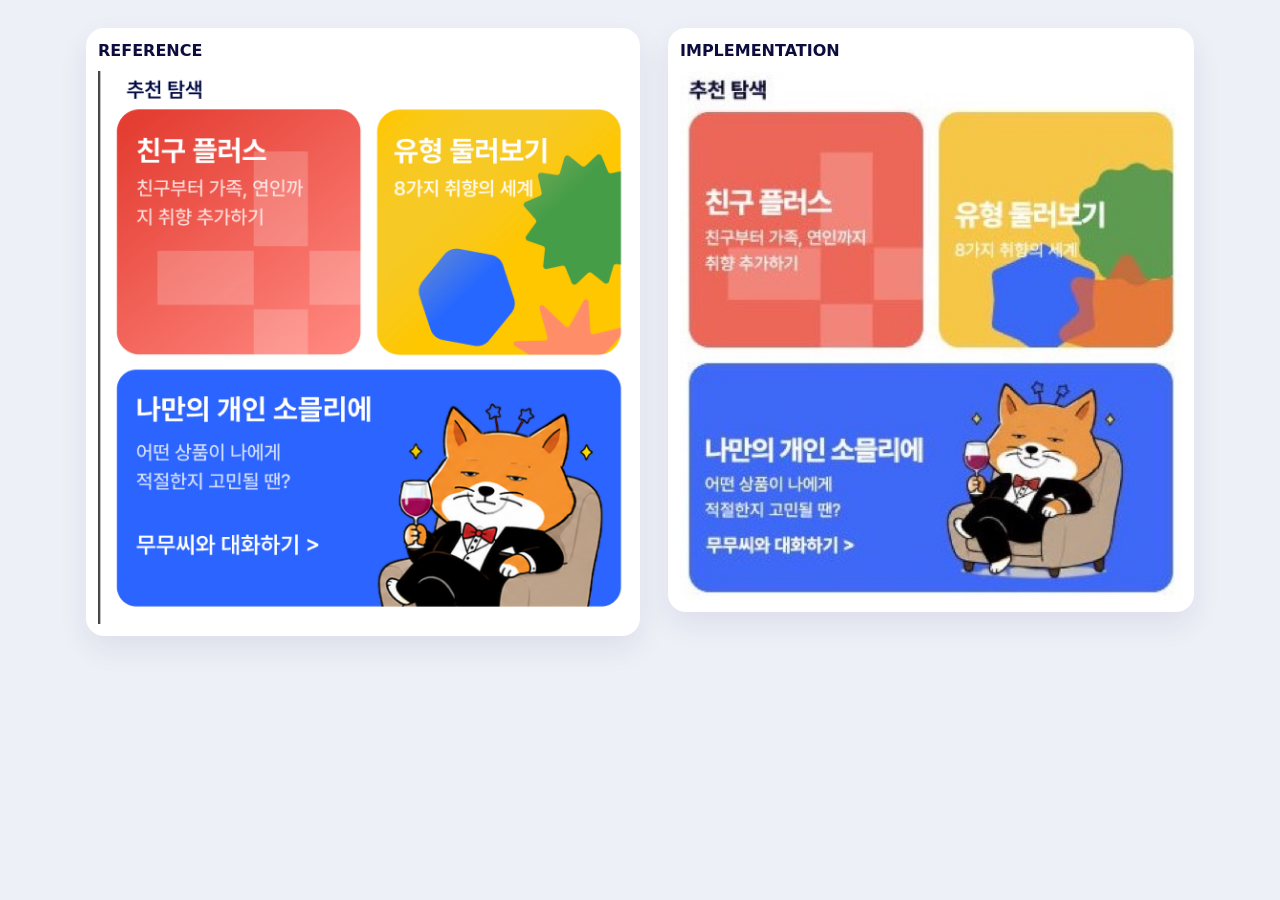
<file: qa/drink-id-card-comparison.html>
<!doctype html>
<html lang="ko">
<head>
  <meta charset="utf-8" />
  <meta name="viewport" content="width=device-width,initial-scale=1" />
  <title>DRINK ID card comparison</title>
  <style>
    * { box-sizing: border-box; }
    body { margin: 0; padding: 28px; color: #0c0c3e; background: #eef0f8; font: 700 16px/1.4 system-ui, sans-serif; }
    main { display: grid; grid-template-columns: 554px 526px; gap: 28px; justify-content: center; align-items: start; }
    figure { margin: 0; padding: 12px; border-radius: 18px; background: white; box-shadow: 0 12px 30px rgba(12,12,62,.08); }
    figcaption { margin-bottom: 9px; }
    img { display: block; width: 100%; height: auto; }
  </style>
</head>
<body><main><figure><figcaption>REFERENCE</figcaption><img src="./drink-id-card-reference.png" alt="reference" /></figure><figure><figcaption>IMPLEMENTATION</figcaption><img src="./drink-id-card-implementation-final.png" alt="implementation" /></figure></main></body>
</html>
</file>
<file: styles.css>
:root {
  --navy: #0c0c3e;
  --navy-deep: #010a43;
  --page: #f4f5fb;
  --blue: #0086fc;
  --muted: #555d67;
  --radius: 12px;
  font-family: Pretendard, -apple-system, BlinkMacSystemFont, "Apple SD Gothic Neo", "Noto Sans KR", sans-serif;
  color: var(--navy);
  background: #e9ebf3;
  font-synthesis: none;
}

* {
  box-sizing: border-box;
}

html {
  scroll-behavior: smooth;
  scrollbar-width: none;
  -ms-overflow-style: none;
}

body {
  margin: 0;
  min-width: 320px;
  overflow-x: hidden;
  background: #e9ebf3;
  overscroll-behavior-y: contain;
  scrollbar-width: none;
  -ms-overflow-style: none;
}

html::-webkit-scrollbar,
body::-webkit-scrollbar {
  display: none;
  width: 0;
  height: 0;
}

button,
a {
  -webkit-tap-highlight-color: transparent;
}

button {
  font: inherit;
}

a {
  color: inherit;
  text-decoration: none;
}

.phone-shell {
  position: relative;
  width: min(100%, 390px);
  min-height: 100vh;
  margin: 0 auto;
  overflow: visible;
  background: var(--page);
  box-shadow: 0 0 45px rgba(12, 12, 62, 0.12);
}

.app-header {
  position: sticky;
  z-index: 20;
  top: 0;
  height: 118px;
  background: rgba(244, 245, 251, 0.96);
  backdrop-filter: blur(16px);
  isolation: isolate;
  transform: translateZ(0);
  backface-visibility: hidden;
  will-change: transform;
}

.status-bar {
  position: relative;
  display: flex;
  align-items: center;
  height: 60px;
  padding: 0 28px 0 40px;
  color: #000;
}

.status-left,
.status-right {
  display: flex;
  flex: 1 1 0;
  align-items: center;
}

.status-left {
  gap: 2px;
}

.status-left strong {
  font-family: "SF Pro Display", -apple-system, sans-serif;
  font-size: 17px;
  line-height: 17px;
  letter-spacing: -0.5px;
}

.status-left img {
  width: 12px;
  height: 12px;
  flex: 0 0 12px;
  object-fit: contain;
  transform: translateY(-2px);
}

.dynamic-island {
  position: relative;
  width: 122px;
  height: 36px;
  flex: 0 0 122px;
  border-radius: 32px;
  background: #000;
}

.dynamic-island img {
  position: absolute;
  top: 12px;
  right: 12px;
  width: 12px;
  height: 12px;
}

.status-right {
  justify-content: flex-end;
  gap: 10px;
}

.status-right img {
  width: 18px;
  height: 14px;
}

.status-right .battery {
  width: 27px;
}

.main-nav {
  display: flex;
  align-items: center;
  justify-content: space-between;
  height: 58px;
  padding: 0 18px 0 17px;
}

.brand {
  position: relative;
  width: 140px;
  height: 37px;
  flex: 0 0 140px;
}

.brand img {
  position: absolute;
  display: block;
}

.brand-wine {
  top: 16px;
  left: 0;
  width: 77px;
  height: 16px;
}

.brand-mark {
  top: 4px;
  left: 75px;
  width: 14px;
  height: 14px;
}

.brand-plus {
  top: 16px;
  left: 88px;
  width: 44px;
  height: 16px;
}

.nav-actions {
  display: flex;
  align-items: center;
  gap: 7px;
}

.icon-button {
  position: relative;
  display: grid;
  width: 22px;
  height: 34px;
  padding: 0;
  place-items: center;
  border: 0;
  background: transparent;
  cursor: pointer;
}

.icon-button img {
  width: 20px;
  max-height: 21px;
}

.joint-cart-button {
  width: 25px;
}

.joint-cart-button > img {
  width: 24px;
  max-height: 23px;
}

.cart-tooltip {
  position: absolute;
  top: 35px;
  right: -10px;
  width: 80px;
  padding: 2px 7px;
  border-radius: 20px;
  background: var(--navy-deep);
  color: #fff;
  font-size: 12px;
  font-weight: 500;
  white-space: nowrap;
}

.cart-tooltip::before {
  position: absolute;
  right: 16px;
  bottom: 100%;
  width: 0;
  height: 0;
  border-right: 4px solid transparent;
  border-bottom: 6px solid var(--navy-deep);
  border-left: 4px solid transparent;
  content: "";
}

.page-content {
  display: flex;
  flex-direction: column;
  gap: 20px;
  padding-top: 5px;
  padding-bottom: 28px;
}

.store-picker {
  display: flex;
  width: calc(100% - 18px);
  min-height: 39px;
  margin: 0 9px;
  padding: 6px 12px;
  align-items: center;
  gap: 12px;
  border: 0;
  border-radius: var(--radius);
  color: var(--navy);
  background: #fff;
  cursor: pointer;
  text-align: left;
}

.store-chip {
  flex: 0 0 auto;
  padding: 4px 12px;
  border-radius: 53px;
  background: var(--navy-deep);
  color: var(--page);
  font-size: 15px;
  font-weight: 600;
}

.store-picker strong {
  overflow: hidden;
  flex: 1 1 auto;
  font-size: 12px;
  font-weight: 600;
  text-overflow: ellipsis;
  white-space: nowrap;
}

.store-picker > img {
  width: 6px;
  height: 10px;
}

.hero-carousel {
  position: relative;
  width: calc(100% - 26px);
  height: 386px;
  margin: 0 13px;
  overflow: hidden;
  border-radius: 14px;
  color: #fff;
  touch-action: pan-y;
  user-select: none;
  -webkit-user-select: none;
}

.hero-carousel.is-dragging {
  cursor: grabbing;
}

.hero-track {
  display: flex;
  width: 100%;
  height: 100%;
  transition: transform 420ms cubic-bezier(0.22, 0.61, 0.36, 1);
}

.hero-slide {
  position: relative;
  width: 100%;
  height: 100%;
  flex: 0 0 100%;
  overflow: hidden;
}

.hero-slide > img {
  display: block;
  width: 100%;
  height: 100%;
  object-fit: fill;
}

.hero-count {
  position: absolute;
  z-index: 6;
  top: 14px;
  left: 26px;
  display: flex;
  min-width: 58px;
  height: 26px;
  padding: 0 10px;
  align-items: center;
  justify-content: center;
  border-radius: 53px;
  /* The exported banner bitmaps contain an obsolete 5/33+ badge. */
  background: rgba(1,10,67,30%);
  color: #fff;
  font-size: 12px;
  font-weight: 600;
  line-height: 1;
  white-space: nowrap;
}

.w25-real-mobile .app-header {
  height: 58px;
}

.w25-real-mobile .status-bar {
  display: none;
}

.carousel-hit-area {
  position: absolute;
  z-index: 4;
  top: 0;
  bottom: 0;
  width: 27%;
  padding: 0;
  border: 0;
  background: transparent;
  cursor: pointer;
}

.carousel-hit-area--prev {
  left: 0;
}

.carousel-hit-area--next {
  right: 0;
}

.carousel-hit-area:focus-visible {
  outline: none;
}

.visually-hidden {
  position: absolute !important;
  width: 1px !important;
  height: 1px !important;
  padding: 0 !important;
  overflow: hidden !important;
  clip: rect(0, 0, 0, 0) !important;
  border: 0 !important;
  white-space: nowrap !important;
}

.categories {
  display: grid;
  grid-template-columns: repeat(5, 1fr);
  gap: 8px;
  padding: 0 13px;
}

.category {
  display: flex;
  min-width: 0;
  flex-direction: column;
  align-items: center;
  gap: 5px;
  color: var(--muted);
  font-size: 15px;
  font-weight: 500;
  transition: transform 160ms ease;
}

.category:active {
  transform: translateY(2px);
}

.category-art {
  position: relative;
  width: 71px;
  height: 106px;
  overflow: hidden;
  border-radius: 14px;
  background: var(--navy);
}

.category-art img {
  position: absolute;
  inset: 0;
  width: 100%;
  height: 100%;
}

.category-art img[src$="wine-mask.svg"],
.catalog-category-art img[src$="wine-mask.svg"] {
  right: 0;
  left: auto;
  width: 58%;
}

.category-art em {
  position: absolute;
  top: 6px;
  left: 6px;
  color: var(--page);
  font-family: Georgia, serif;
  font-size: 15px;
  font-style: normal;
  line-height: 1.3;
}

.categories { gap: 4px; padding-inline: 13px; }
.category-art img { object-fit: contain; object-position: right bottom; }
.category-art em { top: 7px; left: 6px; font-size: 14px; }

.category-art--other {
  background: transparent;
}

.page-content[hidden],
.catalog-page[hidden],
.winery-page[hidden],
.cellar-page[hidden],
.drink-id-page[hidden],
.drink-screen[hidden],
.shared-cart-page[hidden],
.shared-cart-screen[hidden],
.card-pick-page[hidden],
.card-pick-screen[hidden],
.cellarmate-page[hidden],
.cellarmate-screen[hidden],
.cellarmate-coupon-modal[hidden],
[data-kyobo-screen][hidden],
.kyobo-page[hidden],
[data-find-it-screen][hidden],
.find-it-page[hidden],
.find-it-complete-modal[hidden],
[data-cellarmate-panel][hidden] {
  display: none;
}

.catalog-page {
  min-height: calc(100vh - 118px);
  padding-bottom: 42px;
  background: var(--page);
}

.catalog-categories {
  display: grid;
  grid-template-columns: repeat(5, minmax(0, 1fr));
  gap: 4px;
  padding: 8px 13px 0;
}

.catalog-category {
  display: flex;
  min-width: 0;
  flex-direction: column;
  align-items: center;
  gap: 6px;
  color: var(--muted);
  font-size: 14px;
  font-weight: 500;
  line-height: 1;
}

.catalog-category-art {
  position: relative;
  display: block;
  width: 100%;
  height: 104px;
  overflow: hidden;
  border-radius: 14px;
  background: var(--navy);
  transition: border-radius 160ms ease, filter 160ms ease;
}

.catalog-category-art img {
  position: absolute;
  inset: 0;
  width: 100%;
  height: 100%;
  object-fit: fill;
}

.catalog-category-art em {
  position: absolute;
  z-index: 1;
  top: 7px;
  left: 6px;
  color: var(--page);
  font-family: Georgia, serif;
  font-size: 14px;
  font-style: normal;
  line-height: 1.05;
  white-space: nowrap;
}

.catalog-category-art--other {
  background: transparent;
}

.catalog-category.is-selected .catalog-category-art {
  border-radius: 5px;
  filter: brightness(0.62) saturate(0.75);
}

.catalog-category.is-selected {
  color: #626775;
}

.catalog-category:focus {
  outline: none;
}

.catalog-category:focus-visible .catalog-category-art {
  box-shadow: inset 0 0 0 2px var(--blue);
}

.catalog-filter-bar {
  display: flex;
  width: 100%;
  height: 40px;
  margin-top: 8px;
  align-items: center;
  gap: 9px;
  overflow: hidden;
  background: #fff;
}

.catalog-filter-label {
  display: flex;
  height: 100%;
  padding-left: 20px;
  flex: 0 0 auto;
  align-items: center;
  gap: 6px;
  color: #616772;
  font-size: 15px;
  white-space: nowrap;
}

.catalog-filter-label img {
  width: 12px;
  height: 15px;
}

.catalog-filters {
  display: flex;
  min-width: 0;
  height: 100%;
  padding: 6px 16px 6px 0;
  align-items: center;
  gap: 8px;
  overflow-x: auto;
  overflow-y: hidden;
  scrollbar-width: none;
}

.catalog-filters::-webkit-scrollbar {
  display: none;
}

.catalog-filter {
  min-width: max-content;
  height: 28px;
  padding: 0 13px;
  border: 0;
  border-radius: 999px;
  color: #626875;
  background: #f2f3f8;
  font-size: 15px;
  cursor: pointer;
}

.catalog-filter.is-selected {
  color: #fff;
  background: var(--navy);
}

.catalog-products {
  display: grid;
  grid-template-columns: repeat(2, minmax(0, 1fr));
  gap: 20px 18px;
  padding: 20px 17px 36px;
}

.product-card {
  min-width: 0;
}

.product-image-wrap {
  position: relative;
  display: grid;
  width: 100%;
  aspect-ratio: 1;
  overflow: hidden;
  place-items: center;
  border: 1px solid #ddd;
  border-radius: 9px;
  background: #fff;
}

.product-image-wrap img {
  display: block;
  width: 100%;
  height: 100%;
  object-fit: contain;
}

.product-image-wrap .product-image--cover {
  object-fit: cover;
}

.product-image-wrap .product-image--beer-can {
  position: absolute;
  top: 13.31%;
  left: 13.32%;
  width: 73.36%;
  height: 73.38%;
  object-fit: fill;
}

.product-image-wrap .product-image--highball-pack {
  position: absolute;
  top: -103.14%;
  left: -118.17%;
  width: 227.9%;
  max-width: none;
  height: 493.42%;
  object-fit: fill;
}

.product-image-wrap .product-image--wine-crop {
  position: absolute;
  top: -27.09%;
  left: -2.84%;
  width: 105.68%;
  max-width: none;
  height: 228.78%;
  object-fit: fill;
}

.product-image-wrap .product-image--highball-blue {
  position: absolute;
  top: -14.81%;
  left: -14.78%;
  width: 129.57%;
  max-width: none;
  height: 129.61%;
  object-fit: fill;
}

.product-image-wrap .product-image--highball-yellow {
  position: absolute;
  top: 16.31%;
  left: 16.76%;
  width: 66.47%;
  height: 72.2%;
  object-fit: fill;
}

.product-meta {
  display: flex;
  height: 22px;
  margin-top: 9px;
  align-items: center;
  justify-content: space-between;
  gap: 7px;
}

.pickup-label {
  display: inline-flex;
  min-width: 0;
  height: 20px;
  padding: 0 13px;
  flex: 1 1 auto;
  align-items: center;
  justify-content: center;
  overflow: hidden;
  border-radius: 5px;
  color: #fff;
  background: var(--navy);
  font-size: 11px;
  font-weight: 500;
  white-space: nowrap;
}

.product-actions {
  width: 39px;
  height: 16px;
  flex: 0 0 39px;
  object-fit: contain;
}

.product-name {
  min-height: 22px;
  margin: 6px 0 0;
  overflow: hidden;
  color: #12131b;
  font-size: 15px;
  font-weight: 600;
  line-height: 1.35;
  letter-spacing: -0.025em;
  text-overflow: ellipsis;
  white-space: nowrap;
}

.product-price {
  margin: 1px 0 0;
  color: #090a0e;
  font-size: 20px;
  font-weight: 700;
  line-height: 1.3;
}

.catalog-empty {
  grid-column: 1 / -1;
  padding: 90px 24px;
  color: #626875;
  text-align: center;
}

.catalog-empty strong {
  display: block;
  margin-bottom: 8px;
  color: var(--navy);
  font-size: 18px;
}

.product-detail[hidden],
.pairing-modal[hidden],
.result-share-modal[hidden] {
  display: none;
}

.product-detail {
  min-height: calc(100vh - 118px);
  padding: 11px 0 122px;
  background: var(--page);
}

.detail-card {
  position: relative;
  display: grid;
  width: calc(100% - 56px);
  height: 405px;
  margin: 0 28px;
  grid-template-columns: 45% 55%;
  border-radius: 14px;
  background: rgba(249, 250, 252, 0.72);
}

.detail-visual-column {
  position: relative;
  min-width: 0;
}

.detail-image-stage {
  position: relative;
  width: 146px;
  height: 322px;
  margin: 14px 0 0 -6px;
  overflow: hidden;
}

.detail-product-image {
  position: absolute;
  top: 0;
  left: 50%;
  display: block;
  width: 322px;
  max-width: none;
  height: 322px;
  object-fit: cover;
  filter: drop-shadow(5px 10px 14px rgba(0, 0, 0, 0.25));
  mix-blend-mode: multiply;
  transform: translateX(-50%);
}

.detail-product-image.product-image--wine-crop {
  position: absolute;
  top: -25%;
  left: -2%;
  width: 105%;
  max-width: none;
  height: 220%;
  object-fit: fill;
  mix-blend-mode: normal;
  transform: none;
}

.detail-product-image.product-image--highball-pack {
  position: absolute;
  top: -91%;
  left: -118%;
  width: 228%;
  max-width: none;
  height: 455%;
  object-fit: fill;
  mix-blend-mode: normal;
  transform: none;
}

.detail-product-image.product-image--highball-blue,
.detail-product-image.product-image--highball-yellow,
.detail-product-image.product-image--beer-can,
.detail-product-image.product-image--cover {
  object-fit: contain;
}

.detail-rating {
  position: absolute;
  right: 7px;
  bottom: 29px;
  color: #000;
}

.detail-rating strong {
  display: block;
  font-size: 20px;
  line-height: 1;
}

.detail-rating strong span {
  font-size: 15px;
  font-weight: 500;
}

.detail-stars {
  display: flex;
  margin-top: 5px;
  gap: 1px;
}

.detail-stars img {
  width: 10px;
  height: 10px;
}

.detail-insight-column {
  min-width: 0;
  padding: 69px 15px 0 2px;
}

.detail-gauges {
  display: flex;
  width: 137px;
  flex-direction: column;
  gap: 20px;
}

.detail-gauge {
  display: block;
  color: #1e2530;
  font-size: 12px;
  font-weight: 500;
}

.detail-gauge-track {
  position: relative;
  display: block;
  width: 100%;
  height: 10px;
  margin-top: 9px;
}

.detail-gauge-track::before {
  position: absolute;
  top: 3px;
  right: 0;
  left: 0;
  height: 4px;
  background: rgba(30, 37, 48, 0.08);
  content: "";
}

.detail-gauge-track::after {
  position: absolute;
  inset: 0;
  background: repeating-linear-gradient(to right, transparent 0, transparent calc(25% - 1px), rgba(30, 37, 48, 0.18) calc(25% - 1px), rgba(30, 37, 48, 0.18) 25%);
  content: "";
}

.detail-gauge-fill {
  position: absolute;
  z-index: 1;
  display: block;
  top: 3px;
  left: 0;
  width: var(--gauge-width);
  height: 4px;
  background: #1e2530;
  transform: scaleX(0);
  transform-origin: left center;
  transition: transform 800ms cubic-bezier(0.22, 0.61, 0.36, 1);
}

.detail-gauge-fill.is-animated {
  transform: scaleX(1);
}

.pairing-trigger {
  display: block;
  width: 100%;
  margin-top: 25px;
  padding: 0;
  border: 0;
  color: #1e2530;
  background: transparent;
  font-size: 12px;
  font-weight: 500;
  text-align: left;
  cursor: pointer;
}

.pairing-tiles {
  display: grid;
  margin-top: 9px;
  grid-template-columns: repeat(3, 48px);
  gap: 8px;
}

.pairing-tiles > span {
  position: relative;
  display: block;
  width: 48px;
  height: 48px;
  overflow: hidden;
  border-radius: 5px;
}

.pairing-tiles > span:nth-child(1) {
  background: #f6ac43;
}

.pairing-tiles > span:nth-child(2) {
  background: #e47737;
}

.pairing-tiles > span:nth-child(3) {
  background: #6e3e30;
}

.pairing-tiles img {
  width: 100%;
  height: 100%;
  object-fit: cover;
}

.detail-share {
  position: absolute;
  right: 16px;
  bottom: 35px;
  width: 24px;
  height: 24px;
  padding: 2px;
  border: 0;
  background: transparent;
  cursor: pointer;
}

.detail-share img {
  width: 18px;
  height: 20px;
}

.detail-copy {
  padding: 13px 16px 0;
}

.detail-copy p,
.detail-copy h1 {
  margin: 0;
}

.detail-eyebrow {
  color: #818897;
  font-size: 12px;
  text-transform: uppercase;
}

.detail-name {
  margin-top: 4px !important;
  color: #05070b;
  font-size: 22px;
  line-height: 1.2;
  letter-spacing: -0.035em;
}

.detail-price {
  margin-top: 13px !important;
  color: var(--navy);
  font-size: 30px;
  font-weight: 700;
  line-height: 1;
}

.detail-price small {
  font-size: 20px;
  font-weight: 500;
}

.detail-discount {
  display: flex;
  margin-top: 9px !important;
  align-items: center;
  gap: 6px;
}

.detail-discount strong {
  padding: 2px 5px;
  border-radius: 3px;
  color: #fff;
  background: #e92d37;
  font-size: 13px;
}

.detail-discount del {
  color: #9ea5b3;
  font-size: 16px;
}

.detail-purchase-bar {
  position: fixed;
  z-index: 32;
  right: 50%;
  bottom: 0;
  display: grid;
  width: min(100%, 390px);
  height: 97px;
  padding: 18px 30px 20px 22px;
  grid-template-columns: 60px 1fr 156px;
  align-items: center;
  gap: 18px;
  border-radius: 40px 40px 0 0;
  background: #fff;
  box-shadow: 5px -12px 20px rgba(0, 0, 0, 0.05);
  transform: translateX(50%);
}

.detail-purchase-actions {
  width: 59px;
  height: 18px;
}

.detail-pickup {
  display: flex;
  min-width: 0;
  flex-direction: column;
  color: #000;
  white-space: nowrap;
}

.detail-pickup small {
  font-size: 12px;
  font-weight: 300;
}

.detail-pickup strong {
  color: #0048e2;
  font-size: 14px;
}

.detail-purchase-bar > button {
  width: 156px;
  height: 45px;
  border: 0;
  border-radius: 6px;
  color: var(--page);
  background: #1e2530;
  font-size: 17px;
  font-weight: 700;
  cursor: pointer;
}

.phone-shell.is-detail-view .floating-actions {
  bottom: 104px;
}

.phone-shell.is-account-view .app-header {
  height: 60px;
  background: #fff;
  backdrop-filter: none;
}

.phone-shell.is-account-view .main-nav {
  display: none;
}

.account-subheader {
  position: relative;
  z-index: 4;
  display: flex;
  height: 39px;
  padding: 0 20px;
  align-items: center;
  justify-content: center;
  background: #fff;
}

.account-subheader h1 {
  margin: 0;
  color: #000;
  font-size: 18px;
  font-weight: 600;
  line-height: 1;
}

.account-back,
.account-settings,
.cellar-filter-button {
  position: absolute;
  top: 8px;
  display: grid;
  width: 50px;
  height: 39px;
  padding: 0;
  place-items: center;
  border: 0;
  background: transparent;
  cursor: pointer;
}

.account-back {
  left: 10px;
}

.account-settings,
.cellar-filter-button {
  right: 8px;
}

.account-back img {
  width: 20px;
  height: 20px;
}

.account-settings img {
  width: 40px;
  height: 40px;
}

.winery-page {
  --membership-color: #2f7c32;
  --membership-accent: #1f6c24;
  --membership-soft: #abc7ab;
  min-height: calc(100vh - 60px);
  color: #000;
  background: var(--membership-soft);
}

.winery-body {
  min-height: 754px;
  background: var(--membership-soft);
  transition: background-color 280ms ease;
}

.membership-hero {
  position: relative;
  height: 209px;
  overflow: hidden;
  border-radius: 0 0 12px 12px;
  color: #fff;
  background: var(--membership-color);
  transition: background-color 280ms ease;
}

.membership-heading {
  position: relative;
  z-index: 2;
  display: flex;
  padding: 18px 14px 0;
  align-items: center;
  justify-content: space-between;
}

.membership-heading h2 {
  display: flex;
  margin: 0;
  align-items: center;
  gap: 7px;
  font-size: 24px;
  font-weight: 600;
  letter-spacing: -0.035em;
  line-height: 1.2;
}

.membership-heading h2 img {
  width: 26px;
  height: 26px;
  flex: 0 0 26px;
}

.membership-heading h2 strong {
  font-weight: 800;
}

.membership-heading button {
  height: 24px;
  padding: 0 10px;
  border: 1px solid rgba(255, 255, 255, 0.62);
  border-radius: 15px;
  color: #fff;
  background: rgba(255, 255, 255, 0.08);
  font-size: 12px;
  cursor: pointer;
}

.membership-mascot {
  position: absolute;
  z-index: 1;
  top: 43px;
  right: -2px;
  width: 141px;
  height: 118px;
  object-fit: contain;
}

.membership-control {
  position: absolute;
  z-index: 3;
  top: 63px;
  left: 14px;
  width: 251px;
  height: 80px;
  padding: 11px 20px 8px;
  border-radius: 12px;
  color: #434343;
  background: #fff;
}

.membership-control::after {
  position: absolute;
  top: 17px;
  right: -16px;
  width: 0;
  height: 0;
  border-top: 10px solid transparent;
  border-bottom: 10px solid transparent;
  border-left: 18px solid #fff;
  content: "";
}

.membership-control p {
  margin: 0 0 6px;
  font-size: 12px;
  white-space: nowrap;
}

.membership-control p strong {
  color: var(--membership-accent);
}

#membership-range {
  display: block;
  width: 195px;
  height: 16px;
  margin: 0;
  appearance: none;
  background: transparent;
  cursor: grab;
}

#membership-range:active {
  cursor: grabbing;
}

#membership-range::-webkit-slider-runnable-track {
  height: 4px;
  border-radius: 4px;
  background: linear-gradient(90deg, var(--membership-accent) 0 var(--membership-progress, 0%), color-mix(in srgb, var(--membership-color) 35%, white) var(--membership-progress, 0%) 100%);
}

#membership-range::-webkit-slider-thumb {
  width: 15px;
  height: 15px;
  margin-top: -5px;
  appearance: none;
  border: 0;
  border-radius: 50%;
  background: var(--membership-accent);
  box-shadow: 0 1px 2px rgba(0, 0, 0, 0.15);
}

#membership-range::-moz-range-track {
  height: 4px;
  border-radius: 4px;
  background: color-mix(in srgb, var(--membership-color) 35%, white);
}

#membership-range::-moz-range-progress {
  height: 4px;
  border-radius: 4px;
  background: var(--membership-accent);
}

#membership-range::-moz-range-thumb {
  width: 15px;
  height: 15px;
  border: 0;
  border-radius: 50%;
  background: var(--membership-accent);
}

.membership-labels {
  display: grid;
  width: 207px;
  margin-top: 1px;
  grid-template-columns: repeat(4, 1fr);
  color: #434343;
  font-size: 8px;
  text-align: center;
}

.membership-labels span.is-current {
  color: var(--membership-accent);
  font-size: 12px;
  font-weight: 800;
}

.winery-panels {
  position: relative;
  z-index: 4;
  margin-top: -47px;
  padding-bottom: 26px;
}

.account-menu {
  display: grid;
  height: 93px;
  margin: 0 14px;
  grid-template-columns: repeat(4, 1fr);
  overflow: hidden;
  border-radius: 12px;
  background: #fff;
}

.account-menu button {
  display: flex;
  min-width: 0;
  padding: 12px 0 9px;
  flex-direction: column;
  align-items: center;
  border: 0;
  border-right: 1px solid #edf0f2;
  color: var(--navy);
  background: transparent;
  cursor: pointer;
}

.account-menu button:last-child {
  border-right: 0;
}

.account-menu-icon {
  width: 24px;
  height: 24px;
  margin-bottom: 3px;
  background-image: url('./assets/account/account-icons.png');
  background-repeat: no-repeat;
  background-size: 213px 107px;
}

.icon-orders { background-position: -18px -41px; }
.icon-gifts { background-position: -69px -41px; }
.icon-mileage { background-position: -121px -41px; }
.icon-restock { background-position: -174px -41px; }

.account-menu strong,
.account-menu small {
  line-height: 1.4;
  white-space: nowrap;
}

.account-menu strong {
  color: #000;
  font-size: 13px;
  font-weight: 500;
}

.account-menu small {
  color: rgba(12, 12, 62, 0.7);
  font-size: 13px;
}

.pickup-section {
  min-height: 247px;
  margin: 0 14px;
  padding: 13px 0 15px;
  overflow: hidden;
  background: #fff;
}

.account-section-heading {
  display: flex;
  padding: 0 14px;
  align-items: center;
  justify-content: space-between;
}

.account-section-heading h2,
.winery-cellar-entry h2 {
  margin: 0;
  font-size: 18px;
  font-weight: 600;
  line-height: 28px;
}

.account-section-heading button {
  border: 0;
  color: rgba(0, 0, 0, 0.7);
  background: transparent;
  font-size: 15px;
  cursor: pointer;
}

.pickup-scroller {
  display: flex;
  margin-top: 9px;
  padding: 0 16px;
  gap: 20px;
  overflow-x: auto;
  scrollbar-width: none;
}

.pickup-scroller::-webkit-scrollbar {
  display: none;
}

.pickup-card {
  width: 133px;
  height: 163px;
  flex: 0 0 133px;
  border: 1px dashed #7999b0;
  border-radius: 14px;
  color: #7999b0;
  background: #fff;
}

.pickup-card--filled {
  display: flex;
  padding: 12px 10px 10px;
  flex-direction: column;
  align-items: center;
  justify-content: space-between;
  color: var(--navy);
  background: rgba(121, 153, 176, 0.3);
  text-align: center;
}

.pickup-card--filled img {
  width: 63px;
  height: 89px;
  object-fit: contain;
  filter: drop-shadow(3px 3px 3px rgba(0, 0, 0, 0.3));
}

.pickup-card--filled strong {
  font-size: 15px;
  font-weight: 500;
  line-height: 1.15;
}

.pickup-card--empty {
  display: flex;
  padding: 0;
  flex-direction: column;
  align-items: center;
  justify-content: center;
  gap: 24px;
  font-size: 15px;
  cursor: pointer;
}

.pickup-card--empty img {
  width: 33px;
  height: 33px;
}

.winery-cellar-entry {
  margin: 0 14px;
  padding: 0 14px;
  background: #fff;
}

.winery-cellar-entry h2 {
  padding: 13px 0 9px;
}

.winery-cellar-entry a {
  position: relative;
  display: block;
  height: 180px;
  overflow: hidden;
  border-radius: 14px;
  color: #f4f5fb;
  background: var(--navy);
}

.winery-cellar-entry a strong {
  position: relative;
  z-index: 2;
  display: block;
  padding: 18px 16px;
  font-size: 18px;
  font-weight: 600;
  line-height: 28px;
}

.winery-cellar-entry a img {
  position: absolute;
  right: -24px;
  bottom: -58px;
  width: 252px;
  height: 252px;
  object-fit: contain;
  opacity: 0.2;
  filter: invert(1);
}

/* Winery layout refresh — Figma 119:8182 */
.winery-panels {
  margin: -41px 14px 0;
  padding-bottom: 28px;
  overflow: hidden;
  border-radius: 14px 14px 0 0;
  background: #fff;
}

.account-menu {
  height: 93px;
  margin: 0;
  border-bottom: 1px dashed #d4dbe1;
  border-radius: 14px 14px 0 0;
}

.account-menu button {
  padding-top: 14px;
  padding-bottom: 8px;
}

.winery-cellar-entry,
.winery-cellarmate-entry {
  margin: 0;
  padding: 13px 19px 0;
  background: #fff;
}

.winery-cellar-entry h2,
.winery-cellarmate-entry h2 {
  margin: 0 0 9px;
  padding: 0;
  font-size: 18px;
  font-weight: 600;
  line-height: 28px;
}

.winery-cellar-entry a,
.winery-cellarmate-entry button {
  position: relative;
  display: block;
  width: 100%;
  height: 84px;
  padding: 0;
  overflow: hidden;
  border: 0;
  border-radius: 14px;
  color: #f4f5fb;
  text-align: left;
  cursor: pointer;
}

.winery-cellar-entry a {
  background: #0c0c3e url('./assets/account/cellar-card-bg.png') center / cover no-repeat;
}

.winery-cellarmate-entry button {
  background: #c2185b url('./assets/account/cellarmate-card-bg.png') center / cover no-repeat;
}

.winery-cellar-entry a strong,
.winery-cellarmate-entry button strong {
  position: relative;
  z-index: 2;
  display: block;
  padding: 13px 22px;
  font-size: 15px;
  font-weight: 600;
  line-height: 25px;
}

.winery-cellar-entry a img {
  right: -8px;
  bottom: -48px;
  width: 155px;
  height: 155px;
  opacity: 0.2;
}

.winery-cellarmate-entry button img {
  position: absolute;
  top: -8px;
  right: -34px;
  width: 235px;
  height: 96px;
  object-fit: fill;
}

.pickup-section {
  min-height: 222px;
  margin: 0;
  padding: 16px 0 15px;
}

.account-section-heading { padding: 0 19px; }

.pickup-scroller {
  margin-top: 8px;
  padding: 0 19px;
  gap: 13px;
}

.pickup-card {
  position: relative;
  height: 168px;
}

.pickup-card--filled {
  padding: 30px 8px 8px;
  justify-content: flex-start;
  gap: 5px;
}

.pickup-card--filled img {
  width: 55px;
  height: 78px;
}

.pickup-dday {
  position: absolute;
  top: 8px;
  left: 8px;
  min-width: 46px;
  padding: 3px 9px;
  border-radius: 15px;
  color: #fff;
  background: #7999b0;
  font-size: 14px;
  font-weight: 500;
  line-height: 16px;
  text-align: center;
}

.pickup-card--empty { gap: 36px; }

.cellar-page {
  position: relative;
  height: calc(100dvh - 60px);
  min-height: 674px;
  overflow: hidden;
  color: #000;
  background: #fff;
}

.cellar-subheader {
  height: 39px;
}

.cellar-filter-button img {
  width: 24px;
  height: 19px;
}

.cellar-content {
  display: flex;
  height: calc(100% - 39px - 93px);
  padding-top: 1px;
  flex-direction: column;
}

.cellar-intro {
  position: relative;
  height: 84px;
  flex: 0 0 84px;
  padding: 10px 15px 0;
  overflow: hidden;
}

.cellar-intro h2,
.cellar-intro p {
  position: relative;
  z-index: 2;
  margin: 0;
  line-height: 30px;
}

.cellar-intro h2 {
  color: #017eff;
  font-size: 24px;
  font-weight: 800;
}

.cellar-intro p {
  color: var(--navy);
  font-size: 20px;
  font-weight: 600;
  white-space: nowrap;
}

.cellar-intro img {
  position: absolute;
  top: 1px;
  right: 14px;
  width: 100px;
  height: 84px;
  object-fit: contain;
}

.cellar-stats {
  display: grid;
  height: 55px;
  margin: 0 14px;
  flex: 0 0 55px;
  grid-template-columns: 1.15fr 1fr 1fr;
  align-items: center;
  overflow: hidden;
  border-radius: 14px;
  color: #fff;
  background: linear-gradient(166deg, #007cff 23%, #00baef 100%);
  text-align: center;
}

.cellar-stats span {
  display: flex;
  height: 37px;
  align-items: center;
  justify-content: center;
  border-right: 1px dashed rgba(255, 255, 255, 0.85);
  font-size: 13px;
  white-space: nowrap;
}

.cellar-stats span:last-child {
  border-right: 0;
}

.cellar-stats strong {
  margin-right: 3px;
}

.cellar-controls {
  display: flex;
  height: 56px;
  padding: 10px 14px 8px;
  flex: 0 0 56px;
  align-items: center;
  justify-content: space-between;
}

.cellar-tabs {
  display: flex;
  align-items: center;
  gap: 15px;
}

.cellar-tabs button {
  position: relative;
  height: 30px;
  padding: 0;
  border: 0;
  color: #b3bec5;
  background: transparent;
  font-size: 15px;
  font-weight: 600;
  cursor: pointer;
}

.cellar-tabs button[aria-selected="true"] {
  color: var(--navy);
}

.cellar-tabs button[aria-selected="true"]::after {
  position: absolute;
  right: 0;
  bottom: -2px;
  left: 0;
  height: 1px;
  background: var(--navy);
  content: "";
}

.cellar-sort {
  height: 26px;
  padding: 0 9px;
  border: 1px solid var(--navy);
  border-radius: 20px;
  color: var(--navy);
  background: #fff;
  font-size: 14px;
  font-weight: 600;
  white-space: nowrap;
  cursor: pointer;
}

.cellar-shelf-viewport {
  min-height: 0;
  margin: 0 14px;
  flex: 1 1 auto;
  overflow-y: auto;
  background: #7999b0;
  scrollbar-width: none;
}

.cellar-shelf-viewport::-webkit-scrollbar {
  display: none;
}

.cellar-grid {
  display: grid;
  min-height: 980px;
  padding: 11px 9px 20px;
  grid-auto-rows: 112px;
  grid-template-columns: repeat(5, minmax(0, 1fr));
  gap: 5px 8px;
  background: #7999b0;
}

.cellar-slot {
  position: relative;
  display: grid;
  min-width: 0;
  overflow: hidden;
  place-items: center;
  border-radius: 3px;
  background: var(--navy);
}

.cellar-slot img {
  display: block;
  width: 88%;
  height: 94%;
  object-fit: contain;
}

.cellar-slot--empty::before {
  position: absolute;
  inset: 8px;
  display: grid;
  place-items: center;
  border: 1px dashed #fff;
  border-radius: 3px;
  color: #fff;
  content: "+";
  font-size: 22px;
  font-weight: 300;
}

.cellar-bottom-actions {
  position: absolute;
  z-index: 6;
  right: 0;
  bottom: 0;
  left: 0;
  display: grid;
  height: 93px;
  padding: 18px 14px 29px;
  grid-template-columns: 132px 1fr;
  gap: 10px;
  background: #fff;
}

.cellar-bottom-actions button {
  height: 46px;
  padding: 0 10px;
  border: 0;
  border-radius: 14px;
  color: #fff;
  background: #017eff;
  font-size: 15px;
  font-weight: 700;
  white-space: nowrap;
  cursor: pointer;
}

.cellar-bottom-actions button:last-child {
  display: flex;
  align-items: center;
  justify-content: center;
  gap: 11px;
  background: var(--navy);
}

.cellar-bottom-actions img {
  width: 25px;
  height: 25px;
}

.phone-shell.is-cellar-view .floating-actions {
  display: none;
}

.phone-shell.is-drink-view .app-header {
  height: 60px;
  background: #fff;
  backdrop-filter: none;
}

.phone-shell.is-drink-view .main-nav,
.phone-shell.is-drink-view .floating-actions {
  display: none;
}

.drink-id-page {
  --drink-shape: url('./assets/drink-id/type-blue.svg');
  --drink-color: #2668ff;
  min-height: calc(100vh - 60px);
  color: #000;
  background: #fff;
}

.drink-screen {
  position: relative;
  width: 100%;
  min-height: calc(100dvh - 60px);
  overflow-x: hidden;
  overflow-y: visible;
}

.drink-start-copy {
  padding: 80px 22px 0;
}

.drink-start-copy h1 {
  margin: 0;
  font-size: 36px;
  font-weight: 700;
  line-height: 1.55;
  letter-spacing: -0.04em;
}

.drink-start-copy p {
  margin: 9px 0 0;
  font-size: 14px;
  font-weight: 500;
  line-height: 1.5;
}

.drink-start-shapes {
  position: absolute;
  right: 0;
  bottom: 100px;
  left: 0;
  width: 100%;
  height: 390px;
  object-fit: cover;
  object-position: center;
}

.drink-primary-button {
  position: absolute;
  right: 22px;
  bottom: 58px;
  left: 22px;
  height: 50px;
  border: 0;
  border-radius: 12px;
  color: #fff;
  background: var(--navy);
  font-size: 16px;
  font-weight: 600;
  cursor: pointer;
}

.drink-survey-header {
  padding: 34px 14px 0;
}

.drink-survey-header h1 {
  margin: 0;
  font-size: 18px;
  font-weight: 600;
  text-align: center;
}

.survey-progress {
  height: 9px;
  margin-top: 34px;
  overflow: hidden;
  border-radius: 99px;
  background: #f2f3fa;
}

.survey-progress span {
  display: block;
  width: var(--survey-progress, 11.111%);
  height: 100%;
  border-radius: inherit;
  background: var(--navy);
  transition: width 250ms ease;
}

.survey-question-wrap {
  padding: 78px 14px 0;
  text-align: center;
}

.survey-count {
  margin: 0;
  color: #777;
  font-size: 21px;
}

.survey-count strong {
  font-weight: 500;
}

.survey-question {
  white-space: pre-line;
  min-height: 102px;
  margin: 14px 28px 0;
  font-size: 25px;
  font-weight: 600;
  line-height: 1.6;
  letter-spacing: -0.035em;
}

.survey-answers {
  display: grid;
  margin-top: 61px;
  grid-template-columns: 1fr 1fr;
  gap: 16px;
}

.survey-answers button {
  height: 200px;
  border: 0;
  border-radius: 22px;
  color: #000;
  background: #f4f5fb;
  font-size: 27px;
  font-weight: 600;
  cursor: pointer;
  transition: color 150ms ease, background-color 150ms ease, transform 150ms ease;
}

.survey-answers button:active {
  color: #fff;
  background: var(--navy);
  transform: scale(0.98);
}

.drink-analyzing {
  color: #fff;
  background: #17215e;
}

.drink-analyzing > img {
  position: absolute;
  inset: 0;
  width: 100%;
  height: 100%;
  object-fit: cover;
  opacity: 0.55;
  animation: drink-analysis-drift 4s ease-in-out infinite alternate;
}

.drink-analyzing > div {
  position: absolute;
  top: 50%;
  right: 0;
  left: 0;
  text-align: center;
  transform: translateY(-50%);
}

.drink-analyzing h1 {
  margin: 0;
  font-size: 25px;
  line-height: 1.45;
}

.drink-analyzing p {
  margin: 30px 0 0;
  color: rgba(255, 255, 255, 0.75);
  font-size: 13px;
}

@keyframes drink-analysis-drift {
  from { transform: scale(1); }
  to { transform: scale(1.06) translateY(-6px); }
}

.drink-result,
.drink-friends,
.drink-browse {
  padding-bottom: 26px;
  overflow-y: auto;
  background: #fff;
  scrollbar-width: none;
}

.drink-result::-webkit-scrollbar,
.drink-friends::-webkit-scrollbar,
.drink-browse::-webkit-scrollbar {
  display: none;
}

.drink-subheader {
  position: relative;
  display: flex;
  height: 46px;
  padding: 0 38px;
  align-items: center;
}

.drink-subheader > button:first-child {
  position: absolute;
  top: 0;
  left: 1px;
  display: grid;
  width: 45px;
  height: 46px;
  padding: 0;
  place-items: center;
  border: 0;
  background: transparent;
  cursor: pointer;
}

.drink-subheader > button:first-child img {
  width: 20px;
  height: 20px;
}

.drink-subheader h1 {
  width: 100%;
  margin: 0;
  color: var(--navy);
  font-size: 18px;
  font-weight: 600;
  text-align: center;
}

.drink-bell {
  position: absolute;
  right: 24px;
  color: #333;
  font-size: 29px;
  line-height: 1;
  transform: rotate(180deg);
}

.drink-result-card,
.drink-type-summary {
  position: relative;
  margin: 0 12px;
  overflow: hidden;
  border-radius: 14px;
  color: #fff;
  background: linear-gradient(145deg, var(--drink-color), color-mix(in srgb, var(--drink-color) 78%, #053dca));
}

.drink-result-card {
  height: 301px;
  padding: 17px 20px;
}

.drink-result-card > p:first-child,
.drink-type-summary > p {
  position: relative;
  z-index: 2;
  margin: 0;
  font-size: 15px;
}

.drink-result-card time,
.drink-type-summary time {
  margin-left: 5px;
  color: rgba(255, 255, 255, 0.28);
  font-size: 12px;
}

.result-shape,
.summary-shape {
  position: absolute;
  top: 0;
  right: -4px;
  width: 205px;
  height: 205px;
  object-fit: contain;
  opacity: 0.32;
  transform: rotate(18deg);
}

.result-title {
  position: relative;
  z-index: 2;
  margin: 17px 0 0;
  font-size: 31px;
  font-weight: 800;
  letter-spacing: -0.04em;
}

.result-tagline {
  position: relative;
  z-index: 2;
  margin: 2px 0 0;
  color: rgba(255, 255, 255, 0.76);
  font-size: 18px;
}

.result-metrics {
  position: relative;
  z-index: 2;
  width: 306px;
  margin-top: 40px;
}

.result-metric {
  display: grid;
  height: 30px;
  grid-template-columns: 115px 42px 84px 42px;
  align-items: center;
  gap: 4px;
  color: rgba(255, 255, 255, 0.7);
  font-size: 14px;
}

.result-metric > strong {
  color: #fff;
  font-weight: 500;
}

.result-metric-track {
  position: relative;
  height: 4px;
  overflow: hidden;
  border-radius: 4px;
  background: rgba(255, 255, 255, 0.4);
}

.result-metric-track i {
  display: block;
  width: var(--metric-value);
  height: 100%;
  border-radius: inherit;
  background: #bfd0ff;
}

.drink-result-card > button {
  position: absolute;
  right: 20px;
  bottom: 18px;
  height: 26px;
  padding: 0 13px;
  border: 0;
  border-radius: 14px;
  color: rgba(255, 255, 255, 0.74);
  background: rgba(51, 88, 190, 0.35);
  font-size: 13px;
  cursor: pointer;
}

.result-explore {
  padding: 21px 12px 0;
}

.result-explore > h2,
.friend-list > h2,
.friend-activity > h2,
.type-top-products > h2,
.community-heading h2 {
  margin: 0;
  color: var(--navy);
  font-size: 16px;
  font-weight: 700;
}

.result-explore-grid {
  display: grid;
  margin-top: 7px;
  grid-template-columns: 1fr 1fr;
  gap: 12px;
}

.result-link {
  position: relative;
  height: 178px;
  padding: 15px 12px;
  overflow: hidden;
  border: 0;
  border-radius: 15px;
  color: #fff;
  text-align: left;
  cursor: pointer;
}

.result-link--friends > img:first-child {
  position: absolute;
  inset: 0;
  width: 100%;
  height: 100%;
  object-fit: cover;
  opacity: 1;
}

.result-link strong,
.result-link span,
.result-link em {
  position: relative;
  z-index: 2;
  display: block;
}

.result-link strong {
  font-size: 22px;
  letter-spacing: -0.035em;
  line-height: 1.25;
}

.result-link span {
  margin-top: 3px;
  font-size: 13px;
  line-height: 1.5;
}

.result-link:not(.result-link--ai) strong {
  position:absolute;
  top:15px;
  left:12px;
}

.result-link:not(.result-link--ai) > span {
  position:absolute;
  top:45px;
  left:12px;
  margin-top:0;
}

.result-link--friends { background: #ff5b51; }
.result-link--types { background: #ffc40e; }
.result-link--ai {
  height: 173px;
  grid-column: 1 / -1;
  background: #4174FF;
}

.result-link--friends > img:first-child {
  z-index: 1;
}

.result-type-shape {
  position: absolute;
  z-index: 1;
  display: block;
  object-fit: contain;
}

.result-type-shape--green {
  top: 38px;
  right: -22px;
  width: 98px;
  height: 94px;
}

.result-type-shape--blue {
  bottom: -6px;
  left: 40px;
  width: 78px;
  height: 84px;
}

.result-type-shape--red {
  right: -16px;
  bottom: -26px;
  width: 102px;
  height: 96px;
  opacity: 0.78;
}

.result-link--ai strong {
  width: 225px;
  font-size: 21px;
  white-space: nowrap;
}

.result-link--ai span {
  width: 150px;
}

.result-link--ai em {
  position: absolute;
  bottom: 27px;
  left: 13px;
  font-size: 14px;
  font-style: normal;
  font-weight: 700;
}

.result-link .result-ai-mascot {
  position: absolute;
  z-index: 1;
  right: -10px;
  bottom: -4px;
  width: 228px;
  height: 176px;
  background: url('./assets/drink-id/result-mascot-chair.png') right bottom / contain no-repeat;
}

.drink-type-summary {
  height: 157px;
  padding: 15px 20px;
}

.drink-type-summary h2 {
  position: relative;
  z-index: 2;
  margin: 17px 0 0;
  font-size: 31px;
}

.drink-type-summary > span {
  position: relative;
  z-index: 2;
  color: rgba(255, 255, 255, 0.72);
  font-size: 18px;
}

.friend-stats {
  display: grid;
  height: 62px;
  margin: 0 12px;
  grid-template-columns: repeat(3, 1fr);
  border: 1px solid #ccc;
  border-radius: 0 0 14px 14px;
  background: #f7f7f7;
  text-align: center;
}

.friend-stats span {
  display: flex;
  padding-top: 9px;
  flex-direction: column;
  color: #777;
  font-size: 12px;
}

.friend-stats strong {
  font-size: 26px;
  font-weight: 500;
  line-height: 1;
}

.friend-stats small {
  font-size: 14px;
}

.friend-list,
.friend-activity {
  padding: 32px 12px 0;
}

.friend-grid {
  display: grid;
  margin-top: 8px;
  grid-template-columns: repeat(3, 1fr);
  gap: 8px;
}

.friend-card {
  display: flex;
  height: 135px;
  padding: 13px 4px 9px;
  flex-direction: column;
  align-items: center;
  border: 1px solid #ccc;
  border-radius: 14px;
  background: #fff;
  text-align: center;
}

.friend-card img {
  width: 64px;
  height: 64px;
}

.friend-card strong {
  margin-top: 4px;
  font-size: 13px;
}

.friend-card span {
  color: var(--friend-color);
  font-size: 12px;
  font-weight: 600;
}

.friend-card--plus {
  justify-content: center;
  border: 2px dashed var(--navy);
}

.friend-card--plus img {
  width: 76px;
  height: 76px;
}

.friend-activity article {
  position: relative;
  display: grid;
  min-height: 165px;
  margin-top: 12px;
  padding: 14px;
  grid-template-columns: 58px 1fr;
  column-gap: 10px;
  border: 1px solid #ccc;
  border-radius: 14px;
}

.friend-activity article > p {
  position: absolute;
  top: 12px;
  right: 14px;
  left: 48px;
  display: flex;
  margin: 0;
  justify-content: space-between;
  font-size: 12px;
}

.friend-activity article > p small {
  color: #999;
}

.mini-type-shape {
  position: absolute;
  top: 10px;
  left: 14px;
  width: 24px;
  height: 24px;
}

.mini-type-shape img {
  width: 100%;
  height: 100%;
}

.friend-activity article > img {
  width: 58px;
  height: 92px;
  margin-top: 28px;
  object-fit: contain;
  background: #f4f4f4;
}

.friend-activity article > div {
  display: flex;
  margin-top: 28px;
  flex-direction: column;
  font-size: 12px;
}

.friend-activity article > div span { color: #777; }
.friend-activity article > div small { margin-top: 4px; color: #d0a200; }

.type-top-products {
  padding: 21px 12px 0;
}

.type-product-scroller {
  display: flex;
  margin-top: 9px;
  gap: 9px;
  overflow-x: auto;
  scrollbar-width: none;
}

.type-product-scroller article {
  position: relative;
  display: flex;
  width: 132px;
  height: 207px;
  padding: 13px 6px 9px;
  flex: 0 0 132px;
  flex-direction: column;
  align-items: center;
  border: 1px solid #ccc;
  border-radius: 14px;
  text-align: center;
}

.type-product-scroller i {
  position: absolute;
  top: 8px;
  left: 8px;
  display: grid;
  width: 20px;
  height: 20px;
  place-items: center;
  border-radius: 50%;
  color: #fff;
  background: #2668ff;
  font-size: 12px;
  font-style: normal;
}

.type-product-scroller img {
  width: 84px;
  height: 145px;
  object-fit: contain;
}

.type-product-scroller strong {
  width: 100%;
  overflow: hidden;
  font-size: 10px;
  text-overflow: ellipsis;
  white-space: nowrap;
}

.type-product-scroller small {
  margin-top: 4px;
  color: #999;
  font-size: 9px;
}

.type-community {
  padding: 24px 12px 0;
}

.community-heading {
  display: flex;
  align-items: center;
  justify-content: space-between;
}

.community-heading button {
  border: 0;
  color: #5c5e77;
  background: transparent;
  font-size: 13px;
}

.community-tabs {
  display: flex;
  margin: 6px 0 7px;
  gap: 5px;
}

.community-tabs button {
  height: 22px;
  padding: 0 12px;
  border: 0;
  border-radius: 12px;
  color: #aaa;
  background: #f0f0f0;
  font-size: 12px;
}

.community-tabs .is-active {
  color: #fff;
  background: #2668ff;
}

.type-community article {
  position: relative;
  min-height: 125px;
  margin-bottom: 8px;
  padding: 11px 12px;
  border: 1px solid #ccc;
  border-radius: 14px;
}

.community-type-icon {
  float: left;
  width: 35px;
  height: 35px;
  margin-right: 8px;
}

.type-community article p {
  display: flex;
  margin: 0;
  flex-direction: column;
  font-size: 12px;
}

.type-community article p small { color: #888; font-size: 9px; }
.type-community article em { position: absolute; top: 10px; right: 12px; padding: 3px 10px; border-radius: 12px; color: #999; background: #f1f1f1; font-size: 11px; font-style: normal; }
.type-community article h3 { clear: both; margin: 9px 0 3px; font-size: 14px; }
.type-community article > span { color: #888; font-size: 11px; }

.drink-ai {
  min-height: calc(100dvh - 60px);
  background: #f4f5fb;
}

.ai-intro {
  padding: 48px 14px 0;
  color: var(--navy);
  text-align: center;
}

.ai-intro > img {
  width: 132px;
  height: 132px;
  border-radius: 50%;
  object-fit: contain;
}

.ai-intro h2 {
  margin: 20px 0 0;
  font-size: 21px;
  line-height: 1.55;
}

.ai-intro p {
  margin: 15px 0 0;
  color: #333;
  font-size: 13px;
  line-height: 1.5;
}

.ai-intro span {
  display: block;
  margin-top: 26px;
  color: #333;
  font-size: 13px;
}

.ai-suggestions {
  display: grid;
  margin: 11px 14px 0;
  grid-template-columns: 1fr 1fr;
  gap: 10px;
}

.ai-suggestions button {
  height: 66px;
  padding: 8px 16px;
  border: 0;
  border-radius: 14px;
  color: #222;
  background: #fff;
  font-size: 15px;
  line-height: 1.5;
  text-align: left;
  cursor: pointer;
}

.ai-input {
  position: absolute;
  right: 12px;
  bottom: 18px;
  left: 12px;
  display: grid;
  grid-template-columns: 40px 1fr;
  gap: 8px;
}

.ai-input > button {
  width: 40px;
  height: 40px;
  padding: 0;
  border: 0;
  border-radius: 50%;
  background: var(--navy);
}

.ai-input > button img {
  width: 100%;
  height: 100%;
}

.ai-input label {
  position: relative;
  display: block;
}

.ai-input input {
  width: 100%;
  height: 40px;
  padding: 0 48px 0 16px;
  border: 1px solid #ddd;
  border-radius: 22px;
  background: #fff;
  font: inherit;
}

.ai-input label button {
  position: absolute;
  top: 4px;
  right: 4px;
  width: 32px;
  height: 32px;
  padding: 0;
  border: 0;
  border-radius: 50%;
  background: #000;
}

.ai-input label button img {
  width: 100%;
  height: 100%;
}

.drink-ai-chat {
  min-height: calc(100dvh - 60px);
  padding-bottom: 82px;
  background: #f4f5fb;
}

.ai-chat-profile {
  display: flex;
  min-height: 76px;
  margin: 4px 12px 0;
  padding: 9px 14px;
  align-items: center;
  gap: 12px;
  border-radius: 16px;
  color: var(--navy);
  background: #fff;
  box-shadow: 0 6px 18px rgba(12, 12, 62, 0.05);
}

.ai-chat-profile img {
  width: 58px;
  height: 58px;
  border-radius: 50%;
  background: #e8edff;
  object-fit: contain;
}

.ai-chat-profile div {
  display: flex;
  flex-direction: column;
}

.ai-chat-profile strong {
  font-size: 18px;
  letter-spacing: -0.03em;
}

.ai-chat-profile span {
  margin-top: 2px;
  color: #77798a;
  font-size: 12px;
}

.ai-chat-messages {
  display: flex;
  padding: 18px 14px 8px;
  flex-direction: column;
  gap: 10px;
}

.ai-chat-date {
  align-self: center;
  margin: 0 0 2px;
  color: #9698a8;
  font-size: 11px;
}

.ai-chat-message {
  max-width: 82%;
  padding: 11px 13px;
  border-radius: 15px;
  font-size: 13px;
  line-height: 1.5;
}

.ai-chat-message--assistant {
  align-self: flex-start;
  border-top-left-radius: 4px;
  color: #242638;
  background: #fff;
  box-shadow: 0 4px 12px rgba(12, 12, 62, 0.05);
}

.ai-chat-message--assistant > strong,
.ai-chat-message--assistant > span {
  display: block;
}

.ai-chat-message--assistant > strong {
  margin-bottom: 4px;
  color: var(--navy);
  font-size: 12px;
}

.ai-chat-message--user {
  align-self: flex-end;
  border-top-right-radius: 4px;
  color: #fff;
  background: #2468ff;
}

.ai-chat-message article {
  display: grid;
  margin-top: 10px;
  padding: 8px;
  grid-template-columns: 48px 1fr;
  gap: 8px;
  border-radius: 11px;
  background: #f4f6ff;
}

.ai-chat-message article img {
  width: 48px;
  height: 65px;
  border-radius: 7px;
  background: #fff;
  object-fit: contain;
}

.ai-chat-message article div {
  display: flex;
  min-width: 0;
  flex-direction: column;
  justify-content: center;
}

.ai-chat-message article small {
  color: #2468ff;
  font-size: 9px;
  font-weight: 700;
}

.ai-chat-message article b {
  margin-top: 2px;
  overflow: hidden;
  color: var(--navy);
  font-size: 11px;
  text-overflow: ellipsis;
  white-space: nowrap;
}

.ai-chat-message article em {
  margin-top: 2px;
  color: #77798a;
  font-size: 9px;
  font-style: normal;
}

.drink-ai-chat .ai-input {
  position: fixed;
  z-index: 10;
  right: 50%;
  bottom: 18px;
  left: auto;
  width: 366px;
  transform: translateX(50%);
}

.w25-real-mobile .drink-ai-chat .ai-input {
  bottom: max(18px, env(safe-area-inset-bottom));
}

.w25-real-mobile .phone-shell.is-drink-view .app-header {
  height: 0;
}

.w25-real-mobile .drink-id-page,
.w25-real-mobile .drink-screen,
.w25-real-mobile .drink-ai {
  min-height: 100dvh;
}

.w25-real-mobile .phone-shell.is-account-view .app-header {
  height: 0;
}

/* Shared cart flow */
.phone-shell.is-shared-cart-view .app-header {
  height: 60px;
  background: #f4f5fb;
  backdrop-filter: none;
}

.phone-shell.is-shared-cart-view .main-nav,
.phone-shell.is-shared-cart-view .floating-actions {
  display: none;
}

.shared-cart-page {
  min-height: calc(100dvh - 60px);
  color: #0b0b12;
  background: #f4f5fb;
}

.shared-cart-screen {
  position: relative;
  min-height: calc(100dvh - 60px);
  padding-bottom: 110px;
  overflow-x: hidden;
  background: #f4f5fb;
}

.shared-cart-subheader {
  position: relative;
  height: 48px;
}

.shared-cart-subheader button {
  position: absolute;
  top: 0;
  left: 2px;
  display: grid;
  width: 52px;
  height: 48px;
  padding: 0;
  place-items: center;
  border: 0;
  background: transparent;
  cursor: pointer;
}

.shared-cart-subheader img {
  width: 21px;
  height: 21px;
}

.shared-cart-heading {
  margin-top: 7px;
  text-align: center;
}

.shared-cart-heading h1 {
  margin: 0;
  font-size: 18px;
  font-weight: 650;
  line-height: 1.5;
  letter-spacing: -0.02em;
}

.shared-cart-heading p {
  margin: 3px 0 0;
  color: #8f8f8f;
  font-size: 12px;
  font-weight: 500;
}

.shared-cart-form {
  display: grid;
  margin: 31px 18px 0;
  gap: 30px;
}

.shared-cart-form label {
  display: grid;
  gap: 8px;
}

.shared-cart-form label > strong {
  padding-left: 5px;
  font-size: 15px;
  font-weight: 650;
}

.shared-cart-form label > span {
  position: relative;
  display: block;
  height: 39px;
}

.shared-cart-form input {
  width: 100%;
  height: 100%;
  padding: 0 44px 0 20px;
  border: 1px solid rgba(0, 0, 0, 0.15);
  border-radius: 12px;
  outline: none;
  color: #111;
  background: #fff;
  font-size: 13px;
  font-weight: 500;
}

.shared-cart-form input:focus {
  border-color: rgba(1, 126, 255, 0.7);
  box-shadow: 0 0 0 3px rgba(1, 126, 255, 0.09);
}

.shared-cart-form small,
.shared-cart-form label > span > img {
  position: absolute;
  top: 50%;
  right: 15px;
  transform: translateY(-50%);
}

.shared-cart-form small {
  color: #8f8f8f;
  font-size: 12px;
}

.shared-cart-form label > span > img {
  width: 23px;
  height: 23px;
  object-fit: contain;
}

.shared-link-card {
  position: relative;
  height: 113px;
  margin: 31px 18px 0;
  padding: 12px 20px;
  overflow: hidden;
  border: 1px solid rgba(1, 126, 255, 0.62);
  border-radius: 12px;
  background: rgba(1, 126, 255, 0.1);
}

.shared-link-card h2 {
  margin: 0;
  font-size: 15px;
}

.shared-link-card > p {
  margin: 4px 0 8px;
  color: #8f8f8f;
  font-size: 12px;
}

.shared-link-card > div {
  display: flex;
  width: 226px;
  height: 38px;
  padding: 0 8px 0 14px;
  align-items: center;
  justify-content: space-between;
  border-radius: 12px;
  background: #fff;
}

.shared-link-card code {
  color: #017eff;
  font-family: inherit;
  font-size: 11px;
  font-weight: 500;
}

.shared-link-card button {
  width: 45px;
  height: 27px;
  padding: 0;
  border: 1px solid rgba(1, 126, 255, 0.45);
  border-radius: 10px;
  color: #017eff;
  background: rgba(1, 126, 255, 0.1);
  font-size: 11px;
  cursor: pointer;
}

.shared-link-card > img {
  position: absolute;
  right: 15px;
  bottom: -18px;
  width: 74px;
  height: 108px;
  object-fit: contain;
}

.shared-cart-primary {
  position: fixed;
  z-index: 12;
  right: 50%;
  bottom: 36px;
  display: flex;
  width: min(calc(100% - 36px), 354px);
  height: 55px;
  padding: 0 20px;
  align-items: center;
  justify-content: center;
  gap: 29px;
  border: 0;
  border-radius: 14px;
  color: #fff;
  background: #087ff5;
  box-shadow: 0 8px 18px rgba(1, 126, 255, 0.14);
  font-size: 18px;
  font-weight: 700;
  transform: translateX(50%);
  cursor: pointer;
}

.shared-cart-primary > img {
  width: 19px;
  height: 19px;
  filter: brightness(0) invert(1);
}

.shared-cart-heading--survey {
  margin-top: 3px;
}

.shared-cart-heading--survey h1 {
  font-size: 18px;
}

.shared-preference-form {
  display: grid;
  margin: 29px 18px 0;
  gap: 21px;
}

.preference-group {
  min-width: 0;
  margin: 0;
  padding: 0;
  border: 0;
}

.preference-group legend {
  margin-bottom: 9px;
  padding: 0;
  font-size: 14px;
  font-weight: 650;
}

.preference-group > div,
.preference-options {
  display: grid;
  grid-template-columns: repeat(4, 1fr);
  gap: 8px;
}

.preference-group--knowledge > div {
  grid-template-columns: 1fr 1fr;
}

.preference-group button {
  display: flex;
  min-width: 0;
  height: 74px;
  padding: 7px 3px;
  flex-direction: column;
  align-items: center;
  justify-content: center;
  gap: 5px;
  border: 1px solid rgba(0, 0, 0, 0.16);
  border-radius: 12px;
  color: #111;
  background: #fff;
  font-size: 12px;
  font-weight: 500;
  line-height: 1.35;
  cursor: pointer;
  transition: border-color 140ms ease, background-color 140ms ease, color 140ms ease, transform 140ms ease;
}

.preference-group--knowledge button {
  height: 83px;
  font-size: 13px;
}

.preference-group button img {
  width: 23px;
  height: 23px;
  object-fit: contain;
}

.shared-question-icon {
  display: grid;
  width: 23px;
  height: 23px;
  place-items: center;
  border: 2px solid currentColor;
  border-radius: 50%;
  font-size: 14px;
  font-weight: 700;
  line-height: 1;
}

.preference-group button.is-selected {
  border-color: #087ff5;
  color: #0674df;
  background: rgba(1, 126, 255, 0.08);
  box-shadow: inset 0 0 0 1px #087ff5;
}

.preference-group button:active {
  transform: scale(0.97);
}

.preference-options--compact button {
  height: 50px;
  gap: 0;
  font-size: 11px;
}

.preference-options--compact small {
  font-size: 10px;
}

.shared-cart-survey .shared-cart-primary,
.shared-cart-summary .shared-cart-primary {
  bottom: 25px;
}

.shared-cart-summary {
  padding-bottom: 96px;
}

.shared-friends {
  padding: 12px 18px 0;
}

.shared-friends h1,
.shared-common h2 {
  margin: 0 0 11px;
  font-size: 14px;
  font-weight: 650;
}

.shared-friend-list {
  display: grid;
  grid-template-columns: repeat(4, 1fr);
  gap: 12px;
}

.shared-friend-list article {
  display: flex;
  min-width: 0;
  flex-direction: column;
  align-items: center;
  gap: 8px;
}

.shared-friend-list strong {
  overflow: hidden;
  width: 100%;
  font-size: 11px;
  font-weight: 500;
  text-align: center;
  text-overflow: ellipsis;
  white-space: nowrap;
}

.shared-avatar {
  display: block;
  width: 64px;
  height: 64px;
  border: 1px solid rgba(0, 0, 0, 0.16);
  border-radius: 50%;
  background-color: #fff;
  background-image: url('./assets/shared-cart/raw-01.png');
  background-repeat: no-repeat;
  background-size: 200% 200%;
}

.shared-avatar--1 { background-position: 0 0; }
.shared-avatar--2 { background-position: 100% 0; }
.shared-avatar--3 { background-position: 0 100%; }
.shared-avatar--4 { background-position: 100% 100%; }

.shared-analysis {
  margin: 28px 14px 0;
  padding-bottom: 30px;
  border-bottom: 1px solid rgba(0, 0, 0, 0.08);
  text-align: center;
}

.shared-analysis h2 {
  margin: 0;
  font-size: 16px;
  font-weight: 650;
}

.shared-analysis p,
.shared-recommendations > p {
  margin: 7px 0 0;
  color: #b0b0b0;
  font-size: 11px;
}

.shared-common {
  padding: 28px 18px 0;
}

.shared-common > div {
  display: grid;
  grid-template-columns: repeat(4, 1fr);
  gap: 8px;
}

.shared-common span {
  display: grid;
  height: 73px;
  place-items: center;
  border: 1px solid rgba(0, 0, 0, 0.16);
  border-radius: 11px;
  background: #fff;
  font-size: 12px;
  line-height: 1.45;
  text-align: center;
}

.shared-recommendations {
  padding: 39px 18px 30px;
  text-align: center;
}

.shared-recommendations h2 {
  margin: 0;
  font-size: 16px;
}

.shared-recommendations article {
  position: relative;
  display: grid;
  height: 101px;
  margin-top: 25px;
  padding: 9px 54px 9px 74px;
  grid-template-columns: 1fr;
  align-items: center;
  overflow: hidden;
  border: 1px solid rgba(0, 0, 0, 0.14);
  border-radius: 12px;
  background: #fff;
  text-align: left;
}

.shared-recommendations article > img {
  position: absolute;
  bottom: -8px;
  left: 10px;
  width: 54px;
  height: 96px;
  object-fit: contain;
}

.shared-recommendations article > div {
  display: flex;
  min-width: 0;
  flex-direction: column;
}

.shared-recommendations article span {
  display: flex;
  gap: 4px;
}

.shared-recommendations article em {
  padding: 2px 6px;
  border-radius: 99px;
  color: #1782ec;
  background: #eef7ff;
  font-size: 9px;
  font-style: normal;
}

.shared-recommendations article strong {
  margin-top: 5px;
  overflow: hidden;
  font-size: 12px;
  text-overflow: ellipsis;
  white-space: nowrap;
}

.shared-recommendations article small {
  margin-top: 5px;
  color: #8e8e8e;
  font-size: 10px;
}

.shared-recommendations article > b {
  position: absolute;
  top: 37px;
  right: 15px;
  color: #087ff5;
  font-size: 22px;
}

.w25-real-mobile .phone-shell.is-shared-cart-view .app-header {
  height: 0;
}

.w25-real-mobile .shared-cart-page,
.w25-real-mobile .shared-cart-screen {
  min-height: 100dvh;
}

.w25-real-mobile .shared-cart-primary {
  bottom: max(25px, env(safe-area-inset-bottom));
}

.w25-real-mobile .winery-page {
  min-height: 100vh;
}

.w25-real-mobile .cellar-page {
  height: 100dvh;
}

.pairing-modal {
  position: fixed;
  z-index: 60;
  top: 0;
  right: 50%;
  bottom: 0;
  width: min(100%, 390px);
  transform: translateX(50%);
}

.pairing-modal-backdrop {
  position: absolute;
  inset: 0;
  width: 100%;
  height: 100%;
  padding: 0;
  border: 0;
  background: rgba(12, 12, 62, 0.18);
}

.pairing-dialog {
  position: absolute;
  right: 15px;
  bottom: 118px;
  left: 15px;
  min-height: 178px;
  padding: 12px 14px 10px;
  border-radius: 14px;
  background: #fff;
  box-shadow: 0 10px 30px rgba(12, 12, 62, 0.22);
}

.pairing-dialog-icons {
  display: flex;
  height: 48px;
  gap: 4px;
}

.pairing-dialog-icons img {
  width: 48px;
  height: 48px;
  border-radius: 4px;
}

.pairing-dialog-icons img:nth-child(1) {
  background: #67447b;
}

.pairing-dialog-icons img:nth-child(2) {
  background: #e63c43;
}

.pairing-dialog-icons img:nth-child(3) {
  background: #b43f50;
}

.pairing-dialog-icons img:nth-child(4) {
  background: #a51f2b;
}

.pairing-close {
  position: absolute;
  top: 13px;
  right: 13px;
  width: 20px;
  height: 20px;
  padding: 2px;
  border: 0;
  background: transparent;
  cursor: pointer;
}

.pairing-close img {
  width: 16px;
  height: 16px;
}

.pairing-close:focus {
  outline: none;
}

.pairing-recommendations {
  margin-top: 8px;
}

.pairing-recommendations p {
  margin: 0 0 6px;
  color: rgba(0, 0, 0, 0.5);
  font-size: 11px;
  line-height: 1.25;
}

.pairing-recommendations strong {
  color: #000;
  font-weight: 700;
}

.w25-real-mobile .product-detail {
  min-height: calc(100vh - 58px);
}

.story-banner,
.guide-banner {
  position: relative;
  display: block;
  width: calc(100% - 26px);
  height: 170px;
  margin: 0 13px;
  overflow: hidden;
  border-radius: var(--radius);
}

.story-carousel {
  position: relative;
  width: calc(100% - 26px);
  height: 168px;
  margin: 0 13px;
  overflow: hidden;
  border-radius: 12px;
  touch-action: pan-y;
  user-select: none;
  -webkit-user-select: none;
}

.story-carousel.is-dragging { cursor: grabbing; }

.story-track {
  display: flex;
  width: 100%;
  height: 100%;
  transition: transform 420ms cubic-bezier(0.22, 0.61, 0.36, 1);
}

.story-slide {
  position: relative;
  display: block;
  width: 100%;
  height: 100%;
  padding: 0;
  flex: 0 0 100%;
  overflow: hidden;
  border: 0;
  border-radius: 12px;
  background: transparent;
  cursor: pointer;
}

.story-hit-area,
.story-primary-entry {
  position: absolute;
  z-index: 4;
  top: 0;
  bottom: 0;
  padding: 0;
  border: 0;
  background: transparent;
  cursor: pointer;
}

.story-hit-area { width: 27%; }
.story-hit-area--prev { left: 0; }
.story-hit-area--next { right: 0; }

.story-primary-entry {
  z-index: 5;
  left: 27%;
  width: 46%;
}

.story-hit-area:focus-visible,
.story-primary-entry:focus-visible {
  outline: 3px solid rgba(255, 255, 255, 0.95);
  outline-offset: -5px;
  border-radius: 12px;
}

.story-slide img {
  display: block;
  width: 100%;
  height: 100%;
  object-fit: fill;
  pointer-events: none;
}

.story-slide:focus-visible {
  outline: 3px solid var(--blue);
  outline-offset: -3px;
}

.drink-id-banner {
  display: block;
  width: calc(100% - 26px);
  height: 128px;
  margin: 0 13px;
  padding: 0;
  overflow: hidden;
  border: 0;
  border-radius: 14px;
  background: var(--navy);
  cursor: pointer;
}

.drink-id-banner img {
  display: block;
  width: 100%;
  height: 100%;
  object-fit: cover;
}

.drink-id-banner:focus-visible {
  outline: 3px solid var(--blue);
  outline-offset: 3px;
}

.story-banner > img,
.guide-banner > img {
  position: absolute;
  inset: 0;
  width: 100%;
  height: 100%;
  object-fit: cover;
}

.banner-copy {
  position: absolute;
  inset: 17px auto 16px 16px;
  display: flex;
  flex-direction: column;
  justify-content: space-between;
  color: var(--page);
}

.banner-copy strong {
  font-size: 25px;
  font-weight: 600;
  line-height: 1.4;
  letter-spacing: -0.025em;
}

.banner-copy small {
  font-size: 15px;
  font-weight: 300;
  line-height: 1.3;
}

.recommendations {
  position: relative;
  display: flex;
  min-height: 255px;
  padding: 34px 0 34px 16px;
  align-items: flex-start;
  gap: 12px;
  overflow: hidden;
  background: var(--navy);
}

.recommend-bg {
  position: absolute;
  bottom: 0;
  left: 0;
  width: 83%;
  height: 40%;
  object-fit: fill;
  opacity: 0.9;
}

.recommendations h2 {
  position: relative;
  z-index: 1;
  width: 136px;
  flex: 0 0 136px;
  margin: 0;
  color: var(--page);
  font-size: 20px;
  font-weight: 600;
  line-height: 1.5;
}

.card-scroller {
  position: relative;
  z-index: 1;
  display: flex;
  width: 236px;
  padding: 0 16px 8px 0;
  gap: 8px;
  overflow-x: auto;
  overflow-y: hidden;
  scroll-snap-type: x mandatory;
  scrollbar-width: none;
}

.card-scroller::-webkit-scrollbar {
  display: none;
}

.recommend-card {
  position: relative;
  display: grid;
  width: 158px;
  height: 180px;
  padding: 117px 8px 8px;
  flex: 0 0 158px;
  grid-template-columns: 1fr 33px;
  align-content: end;
  align-items: end;
  overflow: hidden;
  border-radius: 12px;
  color: #fff;
  background-image: linear-gradient(to top, rgba(1, 10, 67, 0.45), transparent 52%), var(--card-image);
  background-position: center;
  background-size: cover;
  scroll-snap-align: start;
}

.recommend-card .card-title {
  font-size: 18px;
  font-weight: 600;
  line-height: 1.3;
  white-space: nowrap;
}

.recommend-card img {
  width: 33px;
  height: 33px;
}

.recommend-card small {
  grid-column: 1 / -1;
  margin-top: 4px;
  font-size: 15px;
  font-weight: 300;
  line-height: 1.3;
  white-space: nowrap;
}

.guide-banner {
  height: 163px;
}

.banner-copy--dark {
  color: var(--navy);
}

.banner-copy--dark strong {
  font-size: 20px;
  line-height: 1.5;
}

.floating-actions {
  position: fixed;
  z-index: 30;
  right: max(calc((100vw - 390px) / 2 + 7px), 7px);
  bottom: 18px;
  display: flex;
  flex-direction: column;
  gap: 9px;
}

.floating-actions button {
  width: 51px;
  height: 51px;
  padding: 0;
  overflow: visible;
  border: 0;
  border-radius: 50%;
  background: transparent;
  cursor: pointer;
  filter: drop-shadow(0 6px 12px rgba(1, 10, 67, 0.13));
}

.floating-actions img {
  position: absolute;
  top: 50%;
  left: 50%;
  width: 91px;
  height: 91px;
  transform: translate(-50%, -44%);
}

.toast {
  position: fixed;
  z-index: 40;
  right: 50%;
  bottom: 30px;
  max-width: 330px;
  padding: 10px 16px;
  border-radius: 999px;
  color: #fff;
  background: rgba(1, 10, 67, 0.92);
  font-size: 13px;
  opacity: 0;
  pointer-events: none;
  transform: translateX(50%) translateY(12px);
  transition: opacity 180ms ease, transform 180ms ease;
}

.toast.is-visible {
  opacity: 1;
  transform: translateX(50%) translateY(0);
}

.w25-flow-focus {
  position: relative;
  z-index: 35;
  outline: 4px solid rgba(49, 94, 251, 0.92);
  outline-offset: 3px;
  border-radius: 10px;
  box-shadow: 0 0 0 200vmax rgba(0, 0, 0, 0.6);
}

.w25-real-mobile .catalog-page {
  min-height: calc(100vh - 58px);
}

/* Today's card pick flow */
.phone-shell.is-card-pick-view .app-header {
  height: 60px;
  background: #fff;
  backdrop-filter: none;
}

.phone-shell.is-card-pick-view .main-nav,
.phone-shell.is-card-pick-view .floating-actions {
  display: none;
}

.card-pick-page {
  min-height: max(calc(100dvh - 60px), 784px);
  color: #242424;
  background: #fff;
}

.card-pick-screen {
  position: relative;
  width: 100%;
  min-height: max(calc(100dvh - 60px), 784px);
  overflow: hidden;
  background: #fff;
}

.flow-subheader {
  position: relative;
  z-index: 8;
  display: grid;
  width: 100%;
  height: 52px;
  padding: 0 10px;
  grid-template-columns: 40px 1fr auto;
  align-items: center;
  border-bottom: 1px solid #eef0f4;
  background: #fff;
}

.flow-subheader h1 {
  position: absolute;
  top: 50%;
  left: 50%;
  max-width: 190px;
  margin: 0;
  overflow: hidden;
  font-size: 17px;
  font-weight: 700;
  line-height: 1;
  text-overflow: ellipsis;
  white-space: nowrap;
  transform: translate(-50%, -50%);
}

.flow-header-button {
  display: grid;
  width: 40px;
  height: 40px;
  padding: 0;
  place-items: center;
  border: 0;
  border-radius: 50%;
  background: transparent;
  cursor: pointer;
  transition: background-color 160ms ease, transform 160ms ease;
}

.flow-header-button:hover {
  background: #f3f5f8;
}

.flow-header-button:active {
  transform: scale(0.94);
}

.flow-header-button:focus-visible {
  outline: 2px solid #1b78f2;
  outline-offset: -2px;
}

.flow-header-back {
  justify-self: start;
}

.flow-header-actions {
  display: flex;
  grid-column: 3;
  justify-self: end;
  align-items: center;
  gap: 2px;
}

.flow-header-back img {
  width: 21px;
  height: 20px;
}

.flow-header-share img {
  width: 20px;
  height: 22px;
}

.flow-header-exit img {
  width: 18px;
  height: 18px;
}

.card-pick-subheader {
  position: relative;
  top: 0;
}

.card-pick-intro {
  position: relative;
  z-index: 3;
  text-align: center;
}

.card-pick-intro h1 {
  margin: 20px 0 8px;
  font-size: 24px;
  font-weight: 700;
  line-height: 1.3;
  letter-spacing: -0.8px;
}

.card-pick-intro p {
  margin: 0;
  color: #8a8a8a;
  font-size: 14px;
  font-weight: 500;
  line-height: 1.5;
  letter-spacing: -0.25px;
}

.card-category-grid {
  position: absolute;
  top: 202px;
  left: 25px;
  display: grid;
  grid-template-columns: repeat(2, 162px);
  gap: 16px;
}

.card-category-option {
  position: relative;
  width: 162px;
  height: 202px;
  padding: 13px 8px 0;
  overflow: hidden;
  border: 2px solid transparent;
  border-radius: 10px;
  color: #343434;
  text-align: center;
  cursor: pointer;
  transition: border-color 160ms ease, transform 160ms ease, box-shadow 160ms ease;
}

.card-category-option--movie { background: #fff6f5; }
.card-category-option--music { background: #f2fbff; }
.card-category-option--season { background: #fffbee; }
.card-category-option--place { background: #f2fff4; }

.card-category-option strong,
.card-category-option small {
  position: absolute;
  z-index: 2;
  display: block;
  right: 8px;
  left: 8px;
}

.card-category-option strong { top: 12px; font-size: 16px; line-height: 24px; }
.card-category-option small { top: 40px; color: #a5a5a5; font-size: 10px; line-height: 16px; white-space: nowrap; }

.card-category-option img {
  position: absolute;
  right: 50%;
  bottom: 8px;
  max-width: 122px;
  max-height: 118px;
  object-fit: contain;
  transform: translateX(50%);
  pointer-events: none;
}

.card-category-option.is-selected {
  border-color: #0a82ff;
  box-shadow: 0 7px 18px rgba(0, 126, 255, 0.16);
  transform: translateY(-2px);
}

.card-category-option:focus-visible { outline: 3px solid rgba(10, 130, 255, 0.35); outline-offset: 2px; }

.card-pick-primary {
  position: absolute;
  z-index: 12;
  right: 20px;
  bottom: 36px;
  left: 20px;
  width: calc(100% - 40px);
  height: 56px;
  border: 0;
  border-radius: 12px;
  color: #fff;
  background: #0a82ff;
  font-size: 18px;
  font-weight: 700;
  cursor: pointer;
  transition: background 160ms ease, transform 160ms ease;
}

.card-pick-primary:active:not(:disabled) { transform: scale(0.985); }
.card-pick-primary:disabled { color: #fff; background: #e9e9e9; cursor: default; }

.card-pick-cards .card-pick-intro h1 { margin-top: 5px; }
.card-pick-reveal .card-pick-intro h1 { margin-top: 35px; }

.card-arc-stage {
  position: absolute;
  z-index: 2;
  top: 179px;
  left: 0;
  width: 100%;
  height: 410px;
  overflow: visible;
  cursor: grab;
  touch-action: pan-y;
  user-select: none;
}

.card-arc-stage.is-dragging { cursor: grabbing; }
.card-arc-stage.is-coasting { cursor: grab; }
.card-arc-stage:focus-visible { outline: 3px solid rgba(10, 130, 255, 0.3); outline-offset: -3px; }
.card-wheel-pointer {
  position: absolute;
  z-index: 80;
  top: -10px;
  left: 50%;
  width: 17px;
  height: 23px;
  background: #101010;
  clip-path: path('M8.5 0C3.8 0 0 3.8 0 8.5C0 14.8 8.5 23 8.5 23S17 14.8 17 8.5C17 3.8 13.2 0 8.5 0Z');
  transform: translateX(-50%);
  transition: opacity 160ms ease;
  pointer-events: none;
}

.card-arc-stage.has-selection .card-wheel-pointer { opacity: 0; }

.card-wheel-pointer::after {
  position: absolute;
  top: 6px;
  left: 6px;
  width: 5px;
  height: 5px;
  border-radius: 50%;
  background: #fff;
  content: "";
}

.card-wheel-decoration {
  position: absolute;
  z-index: 0;
  top: 270px;
  left: 50%;
  width: 620px;
  height: 620px;
  border-radius: 50%;
  background: repeating-conic-gradient(from -10deg, rgba(229, 229, 229, 0.62) 0deg 10deg, rgba(249, 249, 249, 0.82) 10deg 22.5deg);
  box-shadow: 0 -7px 24px rgba(23, 27, 48, 0.08);
  transform: translateX(-50%) rotate(var(--wheel-turn, 0deg));
  transition: none;
  pointer-events: none;
}

.card-wheel-decoration::after {
  position: absolute;
  inset: 58px;
  border-radius: 50%;
  background: #fff;
  box-shadow: inset 0 8px 18px rgba(15, 20, 44, 0.035);
  content: "";
}

.card-arc.is-animating ~ .card-wheel-decoration,
.card-arc-stage:not(.is-dragging) .card-wheel-decoration {
  transition: transform 420ms cubic-bezier(0.2, 0.78, 0.2, 1);
}

.card-arc { position: relative; z-index: 2; width: 100%; height: 100%; }

.card-arc-item {
  position: absolute;
  top: 72px;
  left: 50%;
  z-index: 3;
  width: 170px;
  height: 224px;
  padding: 0;
  border: 0;
  border-radius: 27px;
  background: transparent;
  opacity: var(--wheel-opacity, 1);
  transform: translateX(calc(-50% + var(--wheel-x, 0px))) translateY(var(--wheel-y, 0px)) rotate(var(--wheel-rotation, 0deg)) scale(var(--wheel-scale, 1));
  transform-origin: 50% 110%;
  cursor: pointer;
  outline: 0;
  transition: none;
}

.card-arc-item:focus-visible { outline: 0; }

.card-arc.is-animating .card-arc-item {
  transition: transform 420ms cubic-bezier(0.2, 0.78, 0.2, 1), opacity 320ms ease, filter 260ms ease;
}

.card-arc-stage.is-dragging .card-arc-item { transition: none; }
.card-arc-item.is-outside { pointer-events: none; }

.card-arc-item.is-selected {
  filter: drop-shadow(0 15px 14px rgba(0, 0, 0, 0.18));
}

.pick-card-visual {
  position: relative;
  display: block;
  width: 100%;
  height: 100%;
  overflow: hidden;
  border-radius: inherit;
  color: #fff;
  text-align: left;
  isolation: isolate;
  box-shadow: 0 14px 26px rgba(0, 0, 0, 0.15);
}

.pick-card-visual::after {
  position: absolute;
  z-index: 5;
  inset: 0;
  border-radius: inherit;
  background: url('./assets/card-pick/card-03.png') center / cover;
  content: "";
  opacity: 0.16;
  mix-blend-mode: screen;
  pointer-events: none;
}

.pick-card-visual--green { background: linear-gradient(145deg, #4abc45, #57cb69); }
.pick-card-visual--red { background: linear-gradient(145deg, #ff6459, #ff4c42); }
.pick-card-visual--blue { background: linear-gradient(145deg, #168bff, #0877f4); }
.pick-card-visual--yellow { background: linear-gradient(145deg, #ffc927, #f2b800); }
.pick-card-visual--navy { background: linear-gradient(145deg, #263a78, #111d55); }
.pick-card-visual--purple { background: linear-gradient(145deg, #9b68dc, #6b3eb5); }
.pick-card-visual--orange { background: linear-gradient(145deg, #ff9342, #f45f24); }
.pick-card-visual--mint { background: linear-gradient(145deg, #42cdb7, #16a991); }

.pick-card-visual > strong,
.pick-card-visual > small,
.pick-card-visual > em {
  position: absolute;
  z-index: 4;
  left: 18px;
  display: block;
}

.pick-card-visual > strong { top: 17px; font-family: Georgia, "Times New Roman", serif; font-size: 31px; font-weight: 700; line-height: 1; white-space: nowrap; }
.pick-card-visual > small { top: 54px; font-size: 10px; font-weight: 600; }
.pick-card-visual > em { bottom: 15px; font-size: 10px; font-style: normal; font-weight: 500; opacity: 0.9; white-space: nowrap; }

.pick-card-symbol {
  position: absolute;
  z-index: 2;
  top: 80px;
  left: 50%;
  width: 95px;
  height: 95px;
  transform: translateX(-50%);
}

.pick-card-visual--red .pick-card-symbol { background: linear-gradient(155deg, transparent 0 37%, rgba(255,255,255,.19) 38% 58%, transparent 59%), linear-gradient(335deg, transparent 0 38%, rgba(155,25,26,.2) 39% 59%, transparent 60%); clip-path: polygon(0 45%, 45% 0, 31% 42%, 100% 18%, 48% 100%, 58% 51%); }
.pick-card-visual--blue .pick-card-symbol { background: radial-gradient(circle at 20% 68%, rgba(255,255,255,.28) 0 10%, transparent 11%), radial-gradient(circle at 49% 49%, rgba(255,255,255,.25) 0 15%, transparent 16%), radial-gradient(circle at 83% 25%, rgba(255,255,255,.24) 0 12%, transparent 13%), radial-gradient(circle at 80% 76%, rgba(255,255,255,.17) 0 17%, transparent 18%); }
.pick-card-visual--green .pick-card-symbol { background: rgba(11,112,46,.24); clip-path: polygon(50% 0, 100% 100%, 52% 72%, 0 100%); }
.pick-card-visual--yellow .pick-card-symbol { border-radius: 50%; background: radial-gradient(circle, rgba(255,255,255,.25) 0 22%, transparent 23%), conic-gradient(from 20deg, rgba(255,255,255,.22), transparent, rgba(255,255,255,.24), transparent, rgba(255,255,255,.22)); }
.pick-card-visual--navy .pick-card-symbol,
.pick-card-visual--purple .pick-card-symbol,
.pick-card-visual--orange .pick-card-symbol,
.pick-card-visual--mint .pick-card-symbol { border: 16px solid rgba(255,255,255,.16); border-radius: 50%; box-shadow: inset 0 0 0 13px rgba(255,255,255,.08); }

.result-flip-scene {
  position: absolute;
  z-index: 4;
  top: 195px;
  left: 50%;
  width: 285px;
  height: 377px;
  padding: 0;
  border: 0;
  border-radius: 17px;
  background: transparent;
  transform: translateX(-50%);
  perspective: 1200px;
  cursor: pointer;
  outline: 0;
}

.result-flip-scene:focus-visible { outline: 3px solid rgba(10, 130, 255, 0.42); outline-offset: 4px; }

.result-flip-card { position: relative; display: block; width: 100%; height: 100%; border-radius: inherit; transform-style: preserve-3d; transition: transform 650ms cubic-bezier(0.2, 0.72, 0.2, 1); }
.result-flip-scene.is-flipped .result-flip-card { transform: rotateY(180deg); }
.result-card-face { position: absolute; inset: 0; display: block; overflow: hidden; border-radius: inherit; backface-visibility: hidden; -webkit-backface-visibility: hidden; }
.result-card-front > .pick-card-visual { border-radius: 17px; }
.result-card-front .pick-card-visual > strong { top: 27px; left: 30px; font-size: 50px; }
.result-card-front .pick-card-visual > small { top: 83px; left: 30px; font-size: 14px; }
.result-card-front .pick-card-symbol { top: 116px; width: 160px; height: 160px; }
.result-card-front .pick-card-visual > em { bottom: 26px; left: 30px; font-size: 14px; }

.result-card-back { border: 1px solid #ededed; background: #fff; box-shadow: 0 14px 32px rgba(0,0,0,.14); transform: rotateY(180deg); }
.result-back-heading { position: absolute; top: 24px; left: 25px; display: block; color: #ff5a50; text-align: left; opacity: .18; }
.result-back-heading strong, .result-back-heading small { display: block; }
.result-back-heading strong { font-family: Georgia, "Times New Roman", serif; font-size: 36px; line-height: 1; }
.result-back-heading small { margin-top: 5px; font-size: 10px; }
.result-card-back[data-tone="green"] .result-back-heading { color: #45ad4d; }
.result-card-back[data-tone="blue"] .result-back-heading { color: #087df8; }
.result-card-back[data-tone="yellow"] .result-back-heading { color: #e2ae00; }
.result-card-back[data-tone="navy"] .result-back-heading { color: #21356f; }
.result-card-back[data-tone="purple"] .result-back-heading { color: #8151c7; }
.result-card-back[data-tone="orange"] .result-back-heading { color: #f16d2f; }
.result-card-back[data-tone="mint"] .result-back-heading { color: #20ad98; }
.result-qr { position: absolute; bottom: 24px; left: 22px; width: 78px; height: 78px; object-fit: contain; }
.result-drink-copy { position: absolute; z-index: 3; top: 123px; left: 24px; display: block; width: 148px; color: #131313; text-align: left; }
.result-drink-copy strong, .result-drink-copy small, .result-drink-copy em, .result-drink-copy span { display: block; }
.result-drink-copy strong { font-size: 20px; line-height: 1.2; letter-spacing: -.6px; }
.result-drink-copy small { margin-top: 5px; font-size: 7px; font-weight: 700; line-height: 1.25; }
.result-drink-copy em { margin-top: 16px; font-size: 9px; font-style: normal; font-weight: 600; }
.result-drink-copy span { margin-top: 9px; }
.result-drink-copy b { display: inline-block; margin-right: 4px; padding: 3px 8px; border-radius: 99px; color: #fff; background: #ed554d; font-size: 8px; }
.result-bottle { position: absolute; right: 13px; bottom: 10px; width: 122px; height: 270px; object-fit: contain; }

.card-pick-reset { position: absolute; z-index: 7; top: 613px; left: 50%; padding: 8px 12px; border: 0; color: #565656; background: transparent; font-size: 14px; font-weight: 500; transform: translateX(-50%); cursor: pointer; white-space: nowrap; }
.card-pick-reveal .card-pick-primary { bottom: 31px; }

.result-share-modal {
  position: fixed;
  z-index: 90;
  top: 0;
  right: 50%;
  bottom: 0;
  width: min(100%, 390px);
  transform: translateX(50%);
}

.result-share-backdrop {
  position: absolute;
  inset: 0;
  width: 100%;
  height: 100%;
  padding: 0;
  border: 0;
  background: rgba(3, 8, 39, 0.54);
  backdrop-filter: blur(2px);
}

.result-share-sheet {
  position: absolute;
  right: 0;
  bottom: 0;
  left: 0;
  min-height: 352px;
  padding: 26px 20px max(25px, env(safe-area-inset-bottom));
  border-radius: 28px 28px 0 0;
  color: #080d3d;
  background: #fff;
  box-shadow: 0 -16px 45px rgba(3, 8, 39, 0.22);
  animation: result-share-rise 280ms cubic-bezier(.2, .78, .2, 1);
}

@keyframes result-share-rise {
  from { transform: translateY(28px); opacity: 0; }
  to { transform: translateY(0); opacity: 1; }
}

.result-share-handle {
  position: absolute;
  top: 9px;
  left: 50%;
  width: 38px;
  height: 4px;
  border-radius: 99px;
  background: #d9dce5;
  transform: translateX(-50%);
}

.result-share-close {
  position: absolute;
  top: 21px;
  right: 19px;
  display: grid;
  width: 32px;
  height: 32px;
  padding: 0;
  place-items: center;
  border: 0;
  border-radius: 50%;
  color: #5d6275;
  background: #f2f3f7;
  font-size: 24px;
  font-weight: 300;
  line-height: 1;
  cursor: pointer;
}

.result-share-sheet h2 {
  margin: 8px 40px 0 0;
  font-size: 23px;
  line-height: 1.3;
  letter-spacing: -.04em;
}

.result-share-sheet > p:not(.result-share-status) {
  margin: 7px 0 0;
  color: #777c8e;
  font-size: 14px;
  line-height: 1.45;
}

.result-share-sheet > p strong { color: #225cf4; }

.result-share-quick {
  display: grid;
  grid-template-columns: repeat(2, 1fr);
  gap: 10px;
  margin-top: 21px;
}

.result-share-quick > button {
  display: grid;
  min-height: 112px;
  padding: 13px 10px 11px;
  place-items: center;
  border: 0;
  border-radius: 17px;
  color: #111633;
  background: #f6f7fb;
  cursor: pointer;
}

.share-quick-icon {
  position: relative;
  display: block;
  width: 52px;
  height: 52px;
  border-radius: 18px;
}

.share-quick-icon--talk { background: #fee500; }
.share-quick-icon--talk i {
  position: absolute;
  top: 15px;
  left: 12px;
  width: 28px;
  height: 21px;
  border-radius: 50%;
  background: #191919;
}
.share-quick-icon--talk i::after {
  position: absolute;
  bottom: -3px;
  left: 6px;
  width: 8px;
  height: 8px;
  background: #191919;
  clip-path: polygon(0 0, 100% 0, 0 100%);
  content: "";
}

.share-quick-icon--copy { background: #2e64f5; }
.share-quick-icon--copy i,
.share-quick-icon--copy i::after {
  position: absolute;
  width: 20px;
  height: 24px;
  border: 2px solid #fff;
  border-radius: 4px;
  content: "";
}
.share-quick-icon--copy i { top: 13px; left: 18px; }
.share-quick-icon--copy i::after { top: -6px; left: -8px; background: #2e64f5; }

.result-share-quick b,
.result-share-quick small { display: block; }
.result-share-quick b { margin-top: 7px; font-size: 14px; }
.result-share-quick small { margin-top: 1px; color: #8c91a2; font-size: 11px; }

.result-share-link {
  display: flex;
  height: 48px;
  margin-top: 14px;
  padding: 5px 5px 5px 14px;
  align-items: center;
  gap: 8px;
  border: 1px solid #e3e6ee;
  border-radius: 13px;
  background: #fafbfe;
}

.result-share-link span {
  min-width: 0;
  overflow: hidden;
  flex: 1;
  color: #73798c;
  font-size: 11px;
  text-overflow: ellipsis;
  white-space: nowrap;
}

.result-share-link button {
  height: 36px;
  padding: 0 13px;
  border: 0;
  border-radius: 9px;
  color: #fff;
  background: #080d46;
  font-size: 12px;
  font-weight: 700;
  cursor: pointer;
  white-space: nowrap;
}

.result-share-status {
  min-height: 18px;
  margin: 8px 0 0;
  color: #225cf4;
  font-size: 12px;
  font-weight: 600;
  text-align: center;
}

.w25-real-mobile .phone-shell.is-card-pick-view .app-header { height: 0; }
.w25-real-mobile .card-pick-page,
.w25-real-mobile .card-pick-screen { min-height: 100dvh; }
.w25-real-mobile .card-pick-primary { bottom: max(31px, env(safe-area-inset-bottom)); }

/* Main banner action + custom gift set flow */
.carousel-primary-entry {
  position: absolute;
  z-index: 7;
  top: 0;
  bottom: 0;
  left: 27%;
  width: 46%;
  border: 0;
  background: transparent;
  cursor: pointer;
}

.carousel-primary-entry:focus-visible {
  outline: 4px solid #fff;
  outline-offset: -6px;
  border-radius: 15px;
}

.phone-shell.is-gift-view .app-header {
  height: 60px;
  background: #fff;
  backdrop-filter: none;
}

.phone-shell.is-gift-view .main-nav,
.phone-shell.is-gift-view .floating-actions {
  display: none;
}

.w25-real-mobile .phone-shell {
  width: 100%;
  max-width: none;
  margin: 0;
  box-shadow: none;
}

.gift-flow-page,
.gift-flow-screen {
  position: relative;
  width: 100%;
  min-height: max(calc(100dvh - 60px), 784px);
  color: #111;
  background: #fff;
}

.gift-flow-page[hidden],
.gift-flow-screen[hidden],
.gift-reserve-modal[hidden],
.gift-detail-filters[hidden] {
  display: none;
}

.gift-subheader {
  position: sticky;
  top: 60px;
  z-index: 12;
}

.gift-event-kicker {
  height: 59px;
  margin: 0;
  padding: 17px 14px 0;
  border-bottom: 1px solid #ececf0;
  font-size: 16px;
  font-weight: 700;
}

.gift-event-visual {
  min-height: 902px;
  color: #fff;
  background: linear-gradient(#000 0 27%, #96a5b6 57%, #24303e 100%);
}

.gift-event-intro {
  height: 221px;
  padding-top: 27px;
  text-align: center;
  background: #000;
}

.gift-event-intro > span {
  display: block;
  margin-bottom: 60px;
  font-size: 15px;
  font-weight: 800;
  letter-spacing: -0.6px;
}

.gift-event-intro sup {
  color: #28e3f0;
  font-size: 10px;
}

.gift-event-intro h2 {
  margin: 0;
  font-size: 27px;
  font-weight: 300;
  line-height: 1.08;
}

.gift-event-intro h2 strong {
  font-weight: 900;
}

.gift-event-visual > img {
  display: block;
  width: 100%;
  height: 273px;
  object-fit: cover;
  object-position: center;
}

.gift-event-copy {
  min-height: 408px;
  padding: 31px 15px 112px;
  text-align: center;
  background: linear-gradient(180deg, #96a5b6 0%, #96a5b6 45%, #24303e 100%);
}

.gift-event-copy h3 {
  margin: 0 0 58px;
  font-size: 24px;
  font-weight: 400;
  line-height: 1.28;
}

.gift-event-copy h3 strong {
  font-weight: 900;
}

.gift-event-copy p {
  margin: 0 0 22px;
  color: #2debff;
  font-size: 16px;
  font-weight: 650;
  line-height: 1.35;
}

.gift-event-copy button {
  position: fixed;
  z-index: 31;
  right: 50%;
  bottom: max(18px, env(safe-area-inset-bottom));
  width: calc(min(100%, 390px) - 30px);
  height: 48px;
  margin: 0;
  border: 0;
  border-radius: 14px;
  color: #0d1d41;
  background: linear-gradient(98deg, #ffeb9b, #00d4ea);
  font-size: 15px;
  font-weight: 800;
  cursor: pointer;
  transform: translateX(50%);
}

.gift-order-screen {
  padding-bottom: 112px;
}

.gift-selected-slots {
  display: grid;
  width: 330px;
  height: 198px;
  margin: 26px auto 17px;
  padding: 4px;
  grid-template-columns: repeat(4, 1fr);
  gap: 4px;
  background: #15155f;
}

.gift-selected-slot {
  position: relative;
  display: grid;
  min-width: 0;
  overflow: hidden;
  border: 0;
  place-items: center;
  color: rgba(255, 255, 255, 0.45);
  background: linear-gradient(145deg, #070747, #242473);
  cursor: default;
}

.gift-selected-slot span {
  display: grid;
  width: 27px;
  height: 27px;
  border: 1px solid rgba(255, 255, 255, 0.25);
  border-radius: 50%;
  place-items: center;
  font-size: 12px;
}

.gift-selected-slot.is-filled {
  cursor: pointer;
}

.gift-selected-slot.is-filled::after {
  position: absolute;
  top: 4px;
  right: 4px;
  display: grid;
  width: 18px;
  height: 18px;
  border-radius: 50%;
  content: "×";
  place-items: center;
  color: #0c0c4e;
  background: rgba(255, 255, 255, 0.88);
  font-size: 12px;
  font-weight: 900;
}

.gift-selected-slot img {
  width: 82%;
  height: 91%;
  object-fit: contain;
}

.gift-category-tabs {
  display: flex;
  height: 42px;
  padding: 0 25px;
  align-items: flex-end;
  justify-content: space-between;
  gap: 8px;
  overflow-x: auto;
  scrollbar-width: none;
}

.gift-category-tabs button {
  height: 35px;
  padding: 0 5px 8px;
  border: 0;
  border-bottom: 2px solid transparent;
  color: #b7c0c8;
  background: transparent;
  font-size: 15px;
  font-weight: 600;
  white-space: nowrap;
  cursor: pointer;
}

.gift-category-tabs button.is-active {
  border-bottom-color: #11145b;
  color: #11145b;
}

.gift-detail-filters {
  display: flex;
  min-height: 41px;
  padding: 6px 15px 3px;
  gap: 6px;
  overflow-x: auto;
  scrollbar-width: none;
}

.gift-detail-filters button {
  height: 27px;
  padding: 0 11px;
  border: 1px solid #9ac4ff;
  border-radius: 999px;
  color: #0761c5;
  background: #fff;
  font-size: 13px;
  white-space: nowrap;
  cursor: pointer;
}

.gift-detail-filters button.is-active {
  color: #fff;
  border-color: #147cf0;
  background: #147cf0;
}

.gift-product-grid {
  display: grid;
  padding: 0 14px 30px;
  grid-template-columns: repeat(2, minmax(0, 1fr));
  gap: 10px;
}

.gift-product-card {
  position: relative;
  display: flex;
  min-width: 0;
  height: 190px;
  padding: 7px 12px 9px;
  overflow: hidden;
  border: 2px solid transparent;
  border-radius: 13px;
  flex-direction: column;
  align-items: flex-start;
  color: #0c123d;
  background: #e2e9ef;
  text-align: left;
  cursor: pointer;
}

.gift-product-card.is-selected {
  border-color: #06c5dc;
  background: #dff9fb;
}

.gift-product-image {
  display: grid;
  width: 100%;
  height: 116px;
  place-items: center;
}

.gift-product-image img {
  width: 88%;
  height: 112px;
  object-fit: contain;
}

.gift-product-image img[src$="product-08.png"] {
  transform: scale(1.48);
}

.gift-product-card small {
  color: #818a94;
  font-size: 10px;
  font-weight: 600;
}

.gift-product-card > strong {
  max-width: 100%;
  margin-top: 2px;
  overflow: hidden;
  color: #050505;
  font-size: 14px;
  line-height: 1.15;
  text-overflow: ellipsis;
  white-space: nowrap;
}

.gift-product-card p {
  max-width: 100%;
  margin: 3px 0 0;
  overflow: hidden;
  font-size: 10px;
  line-height: 1.2;
  text-overflow: ellipsis;
  white-space: nowrap;
}

.gift-product-check {
  position: absolute;
  top: 9px;
  right: 9px;
  display: grid;
  width: 34px;
  height: 34px;
  border-radius: 50%;
  place-items: center;
  color: #84919d;
  background: #fff;
  font-size: 18px;
  font-weight: 700;
}

.gift-product-card.is-selected .gift-product-check {
  color: #fff;
  background: #06c5dc;
}

.gift-order-footer,
.gift-complete-footer {
  position: fixed;
  z-index: 30;
  right: 50%;
  bottom: 0;
  width: min(100%, 390px);
  min-height: 112px;
  padding: 8px 15px max(16px, env(safe-area-inset-bottom));
  background: rgba(255, 255, 255, 0.98);
  transform: translateX(50%);
}

.gift-order-footer p,
.gift-complete-footer p {
  height: 23px;
  margin: 0;
  color: #111;
  font-size: 14px;
  text-align: center;
}

.gift-order-footer button,
.gift-complete-footer button {
  width: 100%;
  height: 52px;
  border: 0;
  border-radius: 17px;
  color: #fff;
  background: #1e2530;
  font-size: 18px;
  font-weight: 700;
  cursor: pointer;
}

.gift-order-footer button:disabled,
.gift-complete-footer button:disabled {
  color: #fff;
  background: #a7acb4;
  cursor: default;
}

.gift-reserve-modal {
  position: fixed;
  z-index: 80;
  inset: 0;
}

.gift-reserve-backdrop {
  position: absolute;
  inset: 0;
  width: 100%;
  border: 0;
  background: rgba(0, 0, 0, 0.58);
}

.gift-reserve-sheet {
  position: absolute;
  right: 50%;
  bottom: 0;
  width: min(100%, 390px);
  min-height: 307px;
  padding: 40px 28px 38px;
  border-radius: 20px 20px 0 0;
  background: #fff;
  transform: translateX(50%);
  animation: gift-sheet-up 260ms cubic-bezier(.22,.8,.28,1) both;
}

@keyframes gift-sheet-up {
  from { transform: translate(50%, 100%); }
  to { transform: translate(50%, 0); }
}

.gift-reserve-handle {
  position: absolute;
  top: 12px;
  left: 50%;
  width: 65px;
  height: 3px;
  border-radius: 99px;
  background: #d8dfe9;
  transform: translateX(-50%);
}

.gift-reserve-sheet h2 {
  margin: 0 0 13px;
  color: rgba(0, 0, 0, 0.7);
  font-size: 19px;
}

.gift-reserve-price {
  margin: 0 0 2px;
  color: #000;
}

.gift-reserve-price strong {
  font-size: 30px;
}

.gift-reserve-price b {
  font-size: 21px;
}

.gift-reserve-discount {
  margin: 0 0 14px;
  padding-bottom: 13px;
  border-bottom: 1px solid #d8dfe9;
}

.gift-reserve-discount strong {
  margin-right: 10px;
  color: #ff133a;
  font-size: 19px;
}

.gift-reserve-discount del {
  color: #a3acb9;
  font-size: 12px;
  font-weight: 700;
}

.gift-reserve-quantity {
  display: flex;
  margin-bottom: 22px;
  align-items: center;
  justify-content: space-between;
  color: rgba(0, 0, 0, 0.7);
  font-size: 14px;
  font-weight: 650;
}

.gift-reserve-quantity > div {
  display: grid;
  width: 86px;
  height: 25px;
  grid-template-columns: 28px 1fr 28px;
  align-items: center;
  border: 1px solid #d8dfe9;
  border-radius: 99px;
  text-align: center;
}

.gift-reserve-quantity button {
  height: 100%;
  padding: 0;
  border: 0;
  background: transparent;
  cursor: pointer;
}

.gift-reserve-quantity strong {
  font-size: 12px;
}

.gift-reserve-confirm {
  width: 100%;
  height: 52px;
  border: 0;
  border-radius: 17px;
  color: #fff;
  background: #1e2530;
  font-size: 18px;
  font-weight: 700;
  cursor: pointer;
}

.gift-complete-screen,
.gift-pickup-screen {
  padding-bottom: 124px;
}

.gift-complete-content {
  padding-top: 148px;
  text-align: center;
}

.gift-package-crop {
  position: relative;
  width: 305px;
  height: 226px;
  margin: 0 auto;
  overflow: hidden;
  box-shadow: 0 3px 3px rgba(0, 0, 0, 0.2);
}

.gift-package-crop img {
  position: absolute;
  top: 0;
  left: -8%;
  width: 125%;
  height: 202%;
  object-fit: cover;
  object-position: top;
}

.gift-complete-content h2 {
  margin: 12px 0 0;
  font-size: 19px;
  font-weight: 750;
}

.gift-complete-footer {
  min-height: 124px;
  padding-top: 11px;
}

.gift-pickup-screen {
  background: #f4f5fb;
}

.gift-pickup-content {
  padding: 38px 19px 25px;
  text-align: center;
}

.gift-package-crop--pickup {
  width: 237px;
  height: 166px;
  box-shadow: 0 2px 2px rgba(0, 0, 0, 0.22);
}

.gift-pickup-state {
  display: inline-block;
  margin: 16px 0 10px;
  padding: 2px 4px;
  border-radius: 2px;
  background: #ffdf00;
  font-size: 9px;
  font-weight: 800;
}

.gift-pickup-content h2 {
  margin: 0;
  font-size: 20px;
}

.gift-pickup-divider {
  width: 100%;
  height: 1px;
  margin: 30px 0 12px;
  background: #d8dfe9;
}

.gift-pickup-qr-code {
  display: block;
  width: 168px;
  height: 168px;
  margin: 0 auto 3px;
  padding: 6px;
  border: 1px solid #aeb4bd;
  border-radius: 7px;
  background: #fff;
  object-fit: contain;
}

.gift-pickup-content > small {
  display: block;
  font-size: 9px;
}

.gift-pickup-content dl {
  margin: 12px 0 0;
  padding: 16px 9px 0;
  border-top: 1px solid #d8dfe9;
  font-size: 11px;
  text-align: left;
}

.gift-pickup-content dl div {
  display: grid;
  margin-bottom: 7px;
  grid-template-columns: 66px 1fr;
}

.gift-pickup-content dt {
  font-weight: 650;
}

.gift-pickup-content dd {
  margin: 0;
}

.gift-pickup-footer button {
  background: #a7acb4;
}

.w25-real-mobile .phone-shell.is-gift-view .app-header { height: 0; }
.w25-real-mobile .gift-subheader { top: 0; }
.w25-real-mobile .gift-flow-page,
.w25-real-mobile .gift-flow-screen { min-height: 100dvh; }

/* Cellarmate */
.phone-shell.is-cellarmate-view .app-header {
  height: 60px;
  background: #fff;
}

.phone-shell.is-cellarmate-view .main-nav,
.phone-shell.is-cellarmate-view .floating-actions {
  display: none;
}

.cellarmate-page,
.cellarmate-screen {
  position: relative;
  min-height: calc(100dvh - 60px);
  color: #101033;
  background: #f0f2f9;
}

.cellarmate-header {
  position: sticky;
  top: 60px;
  z-index: 12;
  display: grid;
  grid-template-columns: 40px 1fr auto;
  align-items: center;
  height: 52px;
  padding: 0 10px;
  background: #fff;
}

.cellarmate-header h1 {
  margin: 0;
  color: #151515;
  font-size: 17px;
  font-weight: 700;
  text-align: center;
}

.cellarmate-header button {
  border: 0;
  background: transparent;
  color: #151515;
  font-size: 31px;
  line-height: 1;
  cursor: pointer;
}

.cellarmate-header button img {
  display: block;
  margin: auto;
  object-fit: contain;
}

.cellarmate-header .flow-header-back img {
  width: 21px;
  height: 20px;
}

.cellarmate-header .flow-header-exit img {
  width: 18px;
  height: 18px;
}

.cellarmate-tabs {
  position: sticky;
  top: 112px;
  z-index: 11;
  display: grid;
  grid-template-columns: 1fr 1fr;
  height: 48px;
  background: #fff;
}

.cellarmate-tabs button {
  position: relative;
  border: 0;
  background: transparent;
  color: #a4a7b0;
  font-size: 15px;
  font-weight: 700;
}

.cellarmate-tabs button[aria-selected="true"] {
  color: #101033;
}

.cellarmate-tabs button[aria-selected="true"]::after {
  position: absolute;
  right: 18px;
  bottom: 0;
  left: 18px;
  height: 2px;
  background: #101033;
  content: "";
}

.cellarmate-sort-row {
  display: flex;
  justify-content: flex-end;
  padding: 13px 17px 0;
}

.cellarmate-sort-row button {
  min-width: 75px;
  height: 29px;
  border: 1px solid #c9ccd6;
  border-radius: 16px;
  background: #fff;
  color: #636776;
  font-size: 12px;
}

.cellarmate-intro {
  padding: 18px 0 23px;
  text-align: center;
}

.cellarmate-intro strong {
  color: #ed2f83;
  font-size: 14px;
}

.cellarmate-intro p {
  margin: 8px 0 0;
  color: #151515;
  font-size: 23px;
  font-weight: 800;
  line-height: 1.28;
}

.cellarmate-list {
  display: grid;
  gap: 10px;
  padding: 0 15px 28px;
}

.cellarmate-list-card {
  display: grid;
  grid-template-columns: 70px minmax(0, 1fr) 80px;
  align-items: center;
  min-height: 116px;
  padding: 15px 13px;
  border: 0;
  border-radius: 15px;
  background: #fff;
  color: #101033;
  text-align: left;
}

button.cellarmate-list-card {
  cursor: pointer;
}

.cellarmate-list-card > img {
  width: 60px;
  height: 60px;
  border-radius: 50%;
  object-fit: cover;
}

.cellarmate-list-copy {
  display: flex;
  min-width: 0;
  flex-direction: column;
  gap: 4px;
}

.cellarmate-list-copy small,
.cellarmate-list-copy time {
  color: #7b7f8b;
  font-size: 11px;
}

.cellarmate-list-copy strong {
  overflow: hidden;
  color: #151515;
  font-size: 17px;
  white-space: nowrap;
  text-overflow: ellipsis;
}

.cellarmate-progress {
  display: flex;
  align-items: flex-end;
  flex-direction: column;
  gap: 10px;
}

.cellarmate-dots {
  display: flex;
  gap: 4px;
}

.cellarmate-dots i {
  width: 8px;
  height: 8px;
  border-radius: 50%;
  background: #d9dbe3;
}

.cellarmate-dots i.is-filled {
  background: #ed2f83;
}

.cellarmate-progress b {
  color: #ed2f83;
  font-size: 12px;
}

.cellarmate-sent-empty {
  padding: 180px 36px 0;
  color: #696e7d;
  text-align: center;
}

.cellarmate-sent-empty strong {
  display: block;
  color: #101033;
  font-size: 19px;
}

.cellarmate-sent-empty p {
  font-size: 13px;
  line-height: 1.5;
}

.cellarmate-sent-panel { position: relative; height: calc(100dvh - 160px); overflow: hidden; background: #f0f2f9; }
.cellarmate-sent-panel > img { display: block; width: 110%; margin-right: -5%; margin-bottom: -184px; margin-left: -5%; transform: translateY(-184px); }
.cellarmate-sent-plus { position: absolute; z-index: 2; top: 320px; right: 150px; left: 150px; height: 72px; border: 0; border-radius: 50%; background: transparent; cursor: pointer; }
.cellarmate-sent-flow { overflow-x: hidden; overflow-y: auto; background: #fff; }
.cellarmate-sent-flow .cellarmate-header { position: fixed; top: 60px; right: auto; left: 50%; width: min(100%, 390px); transform: translateX(-50%); }
.cellarmate-sent-flow .cellarmate-figma-stage { padding-top: var(--top-appbar-height); }
.cellarmate-sent-flow .flow-header-exit { width: 40px; height: 40px; font-size: 27px; font-weight: 300; }
.cellarmate-figma-stage { position: relative; width: 100%; overflow: hidden; background: #fff; }
.cellarmate-figma-stage > img { display: block; width: 100%; height: auto; }
.cellarmate-friend-stage > img, .cellarmate-product-stage > img, .cellarmate-complete-stage > img { width: 115%; margin-right: -7.5%; margin-bottom: -143px; margin-left: -7.5%; transform: translateY(-143px); }
.cellarmate-friend-stage > img { clip-path: none; }
.cellarmate-preview-stage > img { width: 115%; margin-right: -7.5%; margin-left: -7.5%; }
.cellarmate-friend-stage button, .cellarmate-product-stage button, .cellarmate-preview-stage button, .cellarmate-complete-stage button { position: absolute; z-index: 2; border: 0; background: transparent; cursor: pointer; }
.cellarmate-friend-choice { width: 154px; height: 184px; }
.cellarmate-friend-stage .choice-one { top: 125px; left: 37px; }
.cellarmate-friend-stage .choice-two { top: 125px; right: 37px; }
.cellarmate-friend-stage .choice-three { top: 312px; left: 37px; }
.cellarmate-friend-stage [data-cellarmate-next-friend] { top: 630px; right: 24px; left: 24px; display: block; height: 62px; border: 1px solid #0d0a4b; border-radius: 8px; background: #0d0a4b; color: #fff; font-size: 18px; font-weight: 700; text-align: center; }
.cellarmate-friend-stage [data-cellarmate-next-friend]:disabled { background: #fff; color: #0d0a4b; opacity: 1; }
.cellarmate-product-stage .cellarmate-product-choice { top: 410px; right: 24px; left: 24px; height: 520px; }
.cellarmate-product-stage .cellarmate-product-next { top: 640px; right: 24px; width: 185px; height: 56px; }
.cellarmate-preview-stage button { right: 30px; bottom: 34px; width: 185px; height: 55px; }
.cellarmate-complete-stage button:first-of-type { right: 38px; bottom: 73px; left: 38px; height: 55px; }
.cellarmate-complete-stage button:last-of-type { right: 38px; bottom: 21px; left: 38px; height: 45px; }
.cellarmate-friend-stage button:disabled, .cellarmate-product-stage button:disabled { cursor: default; }

.cellarmate-detail-screen {
  padding-bottom: 76px;
  background: #fff;
}

.cellarmate-detail-hero {
  position: relative;
  height: 228px;
  overflow: hidden;
  background: linear-gradient(rgba(255,255,255,.3), rgba(255,255,255,.92)), url("./assets/cellarmate/detail-bg.png") center 46% / cover;
}

.cellarmate-detail-avatar {
  position: absolute;
  bottom: -13px;
  left: 15px;
  width: 151px;
  height: 151px;
  object-fit: contain;
}

.cellarmate-detail-hero p {
  position: absolute;
  top: 34px;
  right: 18px;
  width: 210px;
  margin: 0;
  padding: 17px 13px;
  border-radius: 18px;
  background: rgba(255,255,255,.94);
  color: #252525;
  font-size: 15px;
  font-weight: 650;
  line-height: 1.5;
  text-align: center;
  box-shadow: 0 4px 14px rgba(12,12,62,.08);
}

.cellarmate-products {
  padding: 20px 15px 22px;
}

.cellarmate-products-heading {
  display: flex;
  align-items: center;
  justify-content: space-between;
  margin-bottom: 15px;
}

.cellarmate-products-heading h2 {
  margin: 0;
  font-size: 19px;
}

.cellarmate-products-heading button {
  height: 31px;
  padding: 0 13px;
  border: 1px solid #ed2f83;
  border-radius: 17px;
  background: #fff;
  color: #ed2f83;
  font-size: 12px;
}

.cellarmate-product-grid {
  display: grid;
  grid-template-columns: 1.1fr 1fr 1fr;
  grid-template-rows: 150px 150px;
  gap: 8px;
}

.cellarmate-product-card {
  position: relative;
  display: grid;
  place-items: center;
  overflow: hidden;
  border: 1px solid #d8dae1;
  border-radius: 10px;
  background: #f8f8fa;
}

.cellarmate-product-card.is-best {
  grid-row: span 2;
  border: 3px solid #ed2f83;
  border-radius: 65px 65px 10px 10px;
}

.cellarmate-product-card > img:first-child {
  width: 135%;
  height: 82%;
  object-fit: contain;
}

.cellarmate-product-card.is-best > img:first-child {
  width: 170%;
  height: 65%;
}

.cellarmate-product-card .cellarmate-stamp {
  position: absolute;
  object-fit: contain;
}

.cellarmate-product-card .is-best-stamp {
  top: 14px;
  width: 70px;
}

.cellarmate-product-card .is-clear {
  right: 4px;
  bottom: 5px;
  width: 53px;
  transform: rotate(-12deg);
}

.cellarmate-detail-actions {
  position: fixed;
  z-index: 16;
  right: max(calc((100vw - 390px) / 2 + 14px), 14px);
  bottom: 0;
  left: max(calc((100vw - 390px) / 2 + 14px), 14px);
  display: grid;
  grid-template-columns: 1fr 1.45fr;
  gap: 8px;
  padding: 9px 0 13px;
  background: linear-gradient(transparent, #fff 22%);
}

.cellarmate-detail-actions button {
  height: 50px;
  border: 1px solid #ed2f83;
  border-radius: 11px;
  background: #fff;
  color: #ed2f83;
  font-weight: 750;
}

.cellarmate-detail-actions button:last-child {
  background: #ed2f83;
  color: #fff;
}

.cellarmate-coupon-modal {
  position: fixed;
  z-index: 80;
  top: 0;
  right: 50%;
  bottom: 0;
  width: min(100%, 390px);
  display: grid;
  place-items: center;
  transform: translateX(50%);
}

.cellarmate-modal-backdrop {
  position: absolute;
  inset: 0;
  border: 0;
  background: rgba(0,0,0,.72);
}

.cellarmate-coupon-card {
  position: relative;
  z-index: 1;
  width: 420px;
  max-width: 108vw;
  transform: translateX(-14px);
}

.cellarmate-coupon-card > img {
  display: block;
  width: 100%;
  height: auto;
}

.cellarmate-coupon-hit {
  position: absolute;
  border: 0;
  background: transparent;
  cursor: pointer;
}

.cellarmate-coupon-hit--close {
  top: 12.5%;
  right: 12.5%;
  z-index: 3;
  width: 58px;
  height: 58px;
  padding: 0;
  border-radius: 50%;
}
.cellarmate-coupon-hit--library { right: 15%; bottom: 10%; left: 15%; height: 14%; }
.cellarmate-coupon-hit--later { right: 28%; bottom: 1%; left: 28%; height: 8%; }

.w25-real-mobile .phone-shell.is-cellarmate-view .app-header { height: 0; }
.w25-real-mobile .cellarmate-header { top: 0; }
.w25-real-mobile .cellarmate-tabs { top: 52px; }
.w25-real-mobile .cellarmate-page,
.w25-real-mobile .cellarmate-screen { min-height: 100dvh; }

/* Kyobo bookstore SNS event flow */
.phone-shell.is-kyobo-view {
  background: #fff;
}

.phone-shell.is-kyobo-view .app-header,
.phone-shell.is-kyobo-view .main-nav,
.phone-shell.is-kyobo-view .floating-actions {
  display: none;
}

.kyobo-page,
.kyobo-screen {
  position: relative;
  width: 100%;
  min-height: 100dvh;
  overflow-x: hidden;
  overflow-y: visible;
  background: #fff;
}

.kyobo-page {
  height: 100dvh;
  overflow-x: hidden;
  overflow-y: auto;
  overscroll-behavior-y: contain;
  -webkit-overflow-scrolling: touch;
}

.kyobo-page,
.world-tour-page,
.find-it-page {
  scrollbar-width: none;
  -ms-overflow-style: none;
}

.kyobo-page::-webkit-scrollbar,
.world-tour-page::-webkit-scrollbar,
.find-it-page::-webkit-scrollbar {
  display: none;
  width: 0;
  height: 0;
}

.kyobo-screen {
  overflow: visible;
}

.kyobo-screen-image {
  display: block;
  width: 100%;
  max-width: none;
  height: auto;
  user-select: none;
  -webkit-user-drag: none;
}

.kyobo-hotspot {
  position: absolute;
  z-index: 3;
  padding: 0;
  border: 0;
  border-radius: 8px;
  background: transparent;
  cursor: pointer;
}

.kyobo-hotspot:focus-visible,
.kyobo-instagram-back:focus-visible {
  outline: 3px solid rgba(0, 124, 255, .6);
  outline-offset: -3px;
}

.kyobo-event-back {
  top: 5.2%;
  left: 1.5%;
  width: 13%;
  height: 4.6%;
}

.kyobo-magazine-open {
  top: 91.7%;
  left: 10.4%;
  width: 79%;
  height: 4.3%;
}

.kyobo-instagram-screen {
  background: #fff;
}

.kyobo-instagram-back {
  position: absolute;
  z-index: 4;
  top: 58px;
  left: 7px;
  background: rgba(255, 255, 255, .9);
  box-shadow: 0 2px 8px rgba(0, 0, 0, .08);
}

.kyobo-instagram-back img {
  width: 21px;
  height: 20px;
}

.kyobo-linktree-open {
  top: 75.4%;
  left: 3.8%;
  width: 67%;
  height: 5.5%;
}

.kyobo-linktree-screen {
  background: linear-gradient(#060b48 14%, #087ff8 100%);
}

.kyobo-linktree-screen .kyobo-screen-image {
  width: 242.04%;
}

.kyobo-linktree-back {
  top: 4.8%;
  left: 1.4%;
  width: 13%;
  height: 4.4%;
}

.kyobo-carousel-mask {
  position: absolute;
  z-index: 2;
  top: min(92vw, 359px);
  left: 0;
  width: 100%;
  height: min(113vw, 441px);
  background: linear-gradient(180deg, #0a1c5d 0%, #0753b8 100%);
}

.kyobo-product-carousel {
  position: absolute;
  z-index: 3;
  top: min(94.8vw, 369.6px);
  left: 0;
  display: flex;
  width: 100%;
  height: min(108vw, 421px);
  gap: min(4.9vw, 19px);
  padding: 0 min(13.4vw, 52px);
  overflow-x: auto;
  overflow-y: hidden;
  scroll-behavior: smooth;
  scroll-padding-inline: min(13.4vw, 52px);
  scroll-snap-type: x mandatory;
  scrollbar-width: none;
  touch-action: pan-y;
  cursor: grab;
}

.kyobo-product-carousel::-webkit-scrollbar {
  display: none;
}

.kyobo-product-carousel.is-dragging {
  scroll-behavior: auto;
  scroll-snap-type: none;
  cursor: grabbing;
}

.kyobo-magazine-card {
  position: relative;
  flex: 0 0 min(72.9vw, 284px);
  height: min(108vw, 421px);
  padding: 0;
  overflow: hidden;
  scroll-snap-align: start;
  border: 0;
  border-radius: min(3.8vw, 15px);
  background: #f6f6f6;
  box-shadow: 0 5px 15px rgba(0, 0, 0, .08);
  cursor: pointer;
}

.kyobo-magazine-card::before {
  position: absolute;
  top: max(-94.8vw, -369.6px);
  width: min(242.04vw, 944px);
  height: min(348.5vw, 1359px);
  background: url("./assets/kyobo-event/linktree-page.png") 0 0 / 100% 100% no-repeat;
  content: "";
  pointer-events: none;
}

.kyobo-magazine-card--one::before { left: max(-13.1vw, -51px); }
.kyobo-magazine-card--two::before { left: max(-91.1vw, -355px); }
.kyobo-magazine-card--three::before { left: max(-169.1vw, -659px); }

.kyobo-magazine-card:focus-visible {
  outline: 4px solid #ffed82;
  outline-offset: -4px;
}

.kyobo-event-return {
  top: 92.1%;
  left: 10.7%;
  width: 79%;
  height: 4.4%;
}

/* CAN YOU FIND IT */
.phone-shell.is-find-it-view {
  background: #087df8;
}

.phone-shell.is-find-it-view .app-header,
.phone-shell.is-find-it-view .main-nav,
.phone-shell.is-find-it-view .floating-actions {
  display: none;
}

/* World liquor tour: Figma-accurate screens with an interactive flow layer. */
.world-tour-page[hidden],
.world-tour-screen[hidden] {
  display: none !important;
}

.phone-shell.is-world-tour-view {
  background: #fff;
  overflow-x: hidden;
  overflow-y: visible;
}

.phone-shell.is-world-tour-view .app-header,
.phone-shell.is-world-tour-view .main-nav,
.phone-shell.is-world-tour-view .floating-actions {
  display: none;
}

.world-tour-page,
.world-tour-screen {
  position: relative;
  width: 100%;
  min-height: 100%;
  background: #fff;
}

.world-tour-page {
  height: 100dvh;
  max-height: none;
  overflow-x: hidden;
  overflow-y: auto;
  overscroll-behavior-y: contain;
  -webkit-overflow-scrolling: touch;
  touch-action: pan-y;
}

.world-tour-screen {
  container-type:inline-size;
  overflow: visible;
}

.world-tour-screen > img {
  display: block;
  width: 100%;
  height: auto;
  user-select: none;
  -webkit-user-drag: none;
}

/* A one-pixel export edge was visible as a long black rule on these two
   artwork screens. Overscan only the bitmap; interactive coordinates stay on
   the 402px screen grid. */
[data-world-tour-screen="japan"] > img,
[data-world-tour-screen="niigata"] > img,
[data-world-tour-screen="travel-sake"] > img {
  width: calc(100% + 4px);
  max-width: none;
  margin-left: -2px;
}

.world-tour-screen--world {
  min-height: auto;
  padding-bottom: 0;
}

.world-tour-world-lead {
  position: relative;
  width: 100%;
  aspect-ratio: 402 / 599;
  overflow: hidden;
}

.world-tour-world-lead > img {
  display: block;
  width: 100%;
  height: auto;
  user-select: none;
  -webkit-user-drag: none;
}

.world-tour-recommendation-list {
  display: flex;
  width: calc(100% - 28px);
  max-width: 373px;
  margin: 0 auto;
  flex-direction: column;
  gap: 10px;
}

.world-tour-recommendation-card {
  display: block;
  width: 100%;
  height: auto;
  margin: 0;
  padding: 0;
  border: 0;
  border-radius: 0;
  background: transparent;
}

button.world-tour-recommendation-card {
  cursor: pointer;
  touch-action: manipulation;
}

.world-tour-recommendation-card > img,
img.world-tour-recommendation-card {
  display: block;
  width: 100%;
  height: auto;
  user-select: none;
  -webkit-user-drag: none;
}

.world-tour-bottom-nav {
  position: sticky;
  z-index: 8;
  bottom: 0;
  width: 100%;
  height: 86px;
  margin-top: 12px;
  background: #fff url("./assets/world-tour/world.png") center bottom / 100% auto no-repeat;
  box-shadow: 0 -1px 0 rgb(0 0 0 / 6%);
  pointer-events: none;
}

.world-tour-hotspot {
  position: absolute;
  z-index: 3;
  margin: 0;
  padding: 0;
  border: 0;
  border-radius: 12px;
  background: transparent;
  color: transparent;
  cursor: pointer;
  touch-action: pan-y;
  -webkit-tap-highlight-color: transparent;
}

.world-tour-hotspot:focus-visible {
  outline: 3px solid #087cf0;
  outline-offset: 2px;
  background: rgb(8 124 240 / 8%);
}

.world-tour-back { left: 2%; top: 7.1%; width: 12%; height: 7%; }
.world-tour-share { left: 78%; top: 7.1%; width: 10%; height: 7%; }
.world-tour-japan-map { left: 38%; top: 35%; width: 42%; height: 25%; }
.world-tour-japan-card { left: 4%; top: 67%; width: 92%; height: 17%; }
.world-tour-all-open { left: 72%; top: 61.5%; width: 25%; height: 7%; }

.world-tour-screen--world .world-tour-back { top: 10.3%; height: 9.5%; }
.world-tour-screen--world .world-tour-share { top: 10.3%; height: 9.5%; }
.world-tour-screen--world .world-tour-japan-map { top: 51%; height: 36%; }
.world-tour-screen--world .world-tour-all-open { top: 89%; height: 10%; }

.world-tour-niigata { left: 47%; top: 32%; width: 29%; height: 25%; }
.world-tour-kikusui { left: 2%; top: 74%; width: 51%; height: 21%; }
.world-tour-reserve { left: 51%; top: 91%; width: 46%; height: 7%; }
.world-tour-coupon-open { left: 5%; top: 61%; width: 90%; height: 12%; }
.world-tour-travel-open { left: 3%; top: 73%; width: 94%; height: 20%; }

.world-tour-tab-all { left: 2%; top: 20%; width: 22%; height: 7%; }
.world-tour-tab-wine { left: 24%; top: 20%; width: 22%; height: 7%; }
.world-tour-tab-sake { left: 46%; top: 20%; width: 22%; height: 7%; }
.world-tour-niigata-trip { left: 3%; top: 32%; width: 94%; height: 28%; }
.world-tour-detail-back { left: 1%; top: 6%; width: 13%; height: 8%; }

[data-world-tour-screen="niigata"] .world-tour-back {
  top: 3.4%;
  height: 5%;
}

[data-world-tour-screen="niigata"] .world-tour-kikusui {
  top: 46.5%;
  height: 17%;
}

[data-world-tour-screen="travel-sake"] .world-tour-back {
  top: 3.7%;
  height: 6%;
}

[data-world-tour-screen="travel-sake"] .world-tour-tab-all,
[data-world-tour-screen="travel-sake"] .world-tour-tab-wine {
  top: 13.5%;
  height: 5%;
}

/* Updated journey assets are taller than one viewport. Keep the screen as the
   scroll content itself instead of constraining it to the old 874px export. */
[data-world-tour-screen="reserve"] .world-tour-coupon-open {
  z-index: 12;
  top: 47.6%;
  left: 3.5%;
  width: 93%;
  height: 6.2%;
}

[data-world-tour-screen="reserve"] .world-tour-travel-open {
  z-index: 12;
  top: 55%;
  left: 76%;
  width: 22%;
  height: 4.5%;
}

[data-world-tour-screen="travel-all"] .world-tour-tab-wine {
  top: 13.6%;
  left: 24%;
  width: 22%;
  height: 5%;
}

[data-world-tour-screen="travel-all"] .world-tour-tab-sake {
  top: 13.6%;
  left: 46%;
  width: 22%;
  height: 5%;
}

[data-world-tour-screen="travel-sake"] .world-tour-niigata-trip {
  top: 22%;
  height: 20%;
}

.world-tour-modetour-loading,
.world-tour-modetour-detail {
  min-height: 100dvh;
  background: #fff;
}

.world-tour-page[data-active-screen="modetour-loading"] .standalone-chrome,
.world-tour-page[data-active-screen="modetour-detail"] .standalone-chrome {
  height: var(--app-statusbar-height);
  margin-bottom: calc(var(--app-statusbar-height) * -1);
}

.world-tour-page > .standalone-chrome {
  position: sticky;
  top: 0;
  left: 0;
  width: 100%;
  transform: none;
}

.world-tour-page[data-active-screen="modetour-loading"] .standalone-chrome .app-topbar,
.world-tour-page[data-active-screen="modetour-detail"] .standalone-chrome .app-topbar {
  display: none;
}

.world-tour-modetour-loading > img,
.world-tour-modetour-detail > img {
  min-height: 100dvh;
  object-fit: cover;
  object-position: top center;
}

.world-product-gauges {
  position:absolute;
  z-index:10;
  top:64.68cqw;
  left:46.77cqw;
  display:grid;
  width:34.08cqw;
  grid-template-rows:repeat(3,1.25cqw);
  row-gap:11.69cqw;
  pointer-events:none;
}
.world-product-gauges > i {
  position:relative;
  display:block;
  overflow:hidden;
  background:#e4e5eb;
}
.world-product-gauges > i::after {
  position:absolute;
  inset:0 auto 0 0;
  width:0;
  background:#1e2430;
  content:"";
  transition:width 820ms cubic-bezier(.2,.82,.2,1);
}
.world-product-gauges.is-animated > i::after { width:var(--world-gauge); }
.world-product-gauges.is-animated > i:nth-child(2)::after { transition-delay:100ms; }
.world-product-gauges.is-animated > i:nth-child(3)::after { transition-delay:200ms; }

[data-world-tour-screen="reserve"] { padding-bottom:0; }
.world-reserve-media,
.world-reserve-media-slice {
  display:block;
  width:100%;
}
.world-reserve-media-slice {
  position:relative;
  overflow:hidden;
}
.world-reserve-media-slice--top { aspect-ratio:402 / 620; }
.world-reserve-media-slice--bottom { aspect-ratio:402 / 381; }
.world-reserve-media-slice > img {
  position:absolute;
  top:0;
  left:0;
  display:block;
  width:100%;
  max-width:none;
  height:auto;
  user-select:none;
  -webkit-user-drag:none;
}
.world-reserve-media-slice--bottom > img {
  top:calc(-876 / 402 * 100cqw);
}
.world-reserve-fixed-actions {
  position:fixed;
  z-index:45;
  right:50%;
  bottom:0;
  display:grid;
  width:min(100%,390px);
  height:100px;
  padding:18px 24px 20px;
  grid-template-columns:1fr 1fr;
  gap:16px;
  background:#fff;
  border-radius:30px 30px 0 0;
  box-shadow:0 -1px 14px rgba(21,25,36,.08);
  transform:translateX(50%);
}
.world-reserve-fixed-actions button {
  height:46px;
  border:1px solid #d4d8e1;
  border-radius:5px;
  background:#fff;
  color:#1e2430;
  font-size:15px;
  font-weight:650;
  cursor:pointer;
}
.world-reserve-fixed-actions button:last-child { border-color:#1e2430; background:#1e2430; color:#fff; }
.world-modetour-menu {
  z-index:30;
  top:60px;
  left:0;
  width:62px;
  height:52px;
}


[data-world-tour-screen="travel-sake"] .world-tour-niigata-trip {
  top: 22.5%;
  height: 18%;
}

.find-it-page,
.find-it-screen {
  position: relative;
  width: 100%;
  min-height: 100dvh;
  background: #087df8;
}

.find-it-page {
  height: 100dvh;
  overflow-x: hidden;
  overflow-y: auto;
  overscroll-behavior-y: contain;
  -webkit-overflow-scrolling: touch;
  touch-action: pan-y;
}

.find-it-screen {
  overflow: visible;
}

.find-it-game-image,
.find-it-coupon > img {
  display: block;
  width: 100%;
  height: auto;
  user-select: none;
  -webkit-user-drag: none;
}

.find-it-back,
.find-it-coupon-back,
.find-it-coupon-home,
.find-it-target {
  position: absolute;
  z-index: 5;
  padding: 0;
  border: 0;
  border-radius: 14px;
  background: transparent;
  cursor: pointer;
}

.find-it-back { top: 5.6%; left: 0; width: 13%; height: 7%; }
.find-it-target--wine { top: 18%; left: 16%; width: 31%; height: 25%; }
.find-it-target--sandwich { top: 30%; left: 51%; width: 47%; height: 21%; }
.find-it-target--dessert { top: 53%; left: 2%; width: 43%; height: 20%; }
.find-it-target--sherbet { top: 55%; left: 53%; width: 46%; height: 23%; }

.find-it-target:focus-visible,
.find-it-coupon-back:focus-visible,
.find-it-coupon-home:focus-visible {
  outline: 3px solid #fff;
  outline-offset: -3px;
}

.find-it-piece {
  position: absolute;
  z-index: 3;
  display: block;
  overflow: hidden;
  opacity: 0;
  pointer-events: none;
  transition: opacity 260ms ease, filter 360ms ease;
}

.find-it-piece img {
  display: block;
  width: var(--find-piece-scale);
  max-width: none;
  height: auto;
  transform: translate(var(--find-piece-x), var(--find-piece-y));
}

/*
 * Shared top app bar system
 * -------------------------
 * All new screens must reuse these dimensions and icon assets:
 * 52px bar / 40px controls / 10px side inset / 20px visual icon.
 * Left: back. Right: contextual action(s), then home. X is modal-only.
 */
.phone-shell {
  --top-appbar-height: 52px;
  --top-appbar-control: 40px;
  --top-appbar-side: 10px;
  --top-appbar-icon: 20px;
}

.flow-subheader,
.account-subheader,
.drink-subheader,
.shared-cart-subheader {
  position: relative;
  z-index: 12;
  width: 100%;
  height: var(--top-appbar-height);
  min-height: var(--top-appbar-height);
  padding: 0 60px;
  border-bottom: 1px solid #eef0f4;
  background: #fff;
}

.account-subheader,
.drink-subheader {
  display: flex;
  align-items: center;
  justify-content: center;
}

.account-subheader h1,
.drink-subheader h1,
.flow-subheader h1 {
  position: absolute;
  top: 50%;
  left: 50%;
  width: auto;
  max-width: 210px;
  margin: 0;
  color: #101018;
  font-size: 17px;
  font-weight: 700;
  line-height: 1;
  text-align: center;
  white-space: nowrap;
  transform: translate(-50%, -50%);
}

:where(
  .flow-header-button,
  .account-back,
  .account-settings,
  .cellar-filter-button,
  .drink-subheader > button:first-child,
  .shared-cart-subheader > button
) {
  position: absolute;
  top: 6px;
  display: grid;
  width: var(--top-appbar-control);
  height: var(--top-appbar-control);
  padding: 0;
  place-items: center;
  border: 0;
  border-radius: 50%;
  background: transparent;
  cursor: pointer;
  transition: background-color 160ms ease, transform 160ms ease;
}

:where(
  .flow-header-button,
  .account-back,
  .account-settings,
  .cellar-filter-button,
  .drink-subheader > button:first-child,
  .shared-cart-subheader > button
):hover {
  background: #f3f5f8;
}

:where(
  .flow-header-button,
  .account-back,
  .account-settings,
  .cellar-filter-button,
  .drink-subheader > button:first-child,
  .shared-cart-subheader > button
):active {
  transform: scale(.94);
}

:where(
  .flow-header-button,
  .account-back,
  .account-settings,
  .cellar-filter-button,
  .drink-subheader > button:first-child,
  .shared-cart-subheader > button
):focus-visible {
  outline: 2px solid #1b78f2;
  outline-offset: -2px;
}

.flow-header-back,
.account-back,
.drink-subheader > button:first-child,
.shared-cart-subheader > button {
  right: auto;
  left: var(--top-appbar-side);
}

.account-settings,
.cellar-filter-button {
  right: var(--top-appbar-side);
  left: auto;
}

:where(
  .flow-header-back,
  .account-back,
  .drink-subheader > button:first-child,
  .shared-cart-subheader > button,
  .kyobo-instagram-back
) img {
  display: none;
}

:where(
  .flow-header-back,
  .account-back,
  .drink-subheader > button:first-child,
  .shared-cart-subheader > button,
  .kyobo-instagram-back
)::before {
  display: block;
  width: var(--top-appbar-icon);
  height: var(--top-appbar-icon);
  flex: 0 0 var(--top-appbar-icon);
  background: url("./assets/ui/back.svg") center / contain no-repeat;
  content: "";
}

.account-settings img,
.cellar-filter-button img {
  width: var(--top-appbar-icon);
  height: var(--top-appbar-icon);
}

.account-settings img {
  display: none;
}

.account-settings::before {
  display: block;
  width: 22px;
  height: 22px;
  background: url("./assets/ui/settings.svg") center / contain no-repeat;
  content: "";
}

.flow-header-actions {
  position: absolute;
  top: 6px;
  right: var(--top-appbar-side);
  display: flex;
  height: var(--top-appbar-control);
  align-items: center;
  gap: 2px;
}

.flow-header-actions .flow-header-button {
  position: static;
}

.flow-header-share img {
  display: none;
}

.flow-header-share::before {
  display: block;
  width: 22px;
  height: 22px;
  background: url("./assets/ui/share.svg") center / contain no-repeat;
  content: "";
}

.flow-header-exit img {
  display: none;
}

.flow-header-exit::before {
  display: block;
  width: 24px;
  height: 24px;
  background: url("./assets/ui/home.svg") center / contain no-repeat;
  content: "";
}

.drink-bell {
  display: none;
}

/* Remove legacy header offsets and duplicate imported icons. */
.phone-shell.is-cellarmate-view .app-header,
.phone-shell.is-shared-cart-view .app-header {
  height: 60px;
}

.cellarmate-header {
  top: 0;
}

.cellarmate-tabs {
  top: var(--top-appbar-height);
}

.cellarmate-header .flow-header-back img,
.cellarmate-header .flow-header-exit img,
.shared-cart-subheader > button img,
.shared-cart-subheader .flow-header-exit img {
  display: none;
}

.shared-cart-subheader h1 {
  position: absolute;
  top: 50%;
  left: 50%;
  width: auto;
  max-width: 210px;
  margin: 0;
  color: #101018;
  font-size: 17px;
  font-weight: 700;
  line-height: 1;
  text-align: center;
  white-space: nowrap;
  transform: translate(-50%, -50%);
}

.shared-cart-subheader .flow-header-exit {
  width: var(--top-appbar-control);
  height: var(--top-appbar-control);
}

.cellar-header-actions {
  position: absolute;
  top: 6px;
  right: var(--top-appbar-side);
  display: flex;
  height: var(--top-appbar-control);
  align-items: center;
}

.cellar-header-actions :where(.cellar-friend-add-button, .cellar-filter-button) {
  position: static;
  display: grid;
  width: var(--top-appbar-control);
  height: var(--top-appbar-control);
  padding: 0;
  place-items: center;
  border: 0;
  border-radius: 50%;
  background: transparent;
  cursor: pointer;
}

.cellar-header-actions :where(.cellar-friend-add-button, .cellar-filter-button):hover {
  background: #f3f5f8;
}

.cellar-friend-add-button img {
  display: block;
  width: 25px;
  height: 25px;
  object-fit: contain;
}

.cellar-filter-button > img,
.cellar-filter-button::before {
  display: none;
}

.cellar-filter-icon {
  display: grid;
  width: 26px;
  gap: 2px;
}

.cellar-filter-icon img {
  display: block;
  width: 26px;
  height: 9px;
}

.cellar-filter-icon img:last-child {
  transform: scaleX(-1);
}

/* Normalize controls rendered over imported full-screen Figma artwork. */
:where(
  .world-tour-back,
  .world-tour-detail-back,
  .kyobo-event-back,
  .kyobo-instagram-back,
  .kyobo-linktree-back,
  .find-it-back,
  .find-it-coupon-back
) {
  z-index: 20 !important;
  top: 56px !important;
  right: auto !important;
  left: 8px !important;
  display: grid;
  width: 40px !important;
  height: 40px !important;
  place-items: center;
  border-radius: 50% !important;
  background: transparent !important;
  box-shadow: none;
}

:where(
  .world-tour-back,
  .world-tour-detail-back,
  .kyobo-event-back,
  .kyobo-instagram-back,
  .kyobo-linktree-back,
  .find-it-back,
  .find-it-coupon-back
)::before {
  display: block;
  width: var(--top-appbar-icon);
  height: var(--top-appbar-icon);
  background: url("./assets/ui/back.svg") center / contain no-repeat;
  content: "";
}

:where(.world-tour-home, .kyobo-home, .find-it-home, .find-it-coupon-home) {
  position: absolute;
  z-index: 20 !important;
  top: 56px !important;
  right: 8px !important;
  left: auto !important;
  width: 40px !important;
  height: 40px !important;
  padding: 0;
  border: 0;
  border-radius: 50% !important;
  background: transparent url("./assets/ui/home.svg") center / 24px 24px no-repeat !important;
  box-shadow: none;
  cursor: pointer;
  touch-action: manipulation;
}

.world-tour-share,
.kyobo-event-share {
  position: absolute;
  z-index: 20 !important;
  top: 56px !important;
  right: 50px !important;
  left: auto !important;
  width: 40px !important;
  height: 40px !important;
  padding: 0;
  border: 0;
  border-radius: 50% !important;
  background: #fff url("./assets/ui/share.svg") center / 22px 22px no-repeat !important;
  box-shadow: 0 0 0 12px #fff;
  cursor: pointer;
  touch-action: manipulation;
}

/* The Kyobo export already contains app-bar glyphs. Mask those pixels before
   drawing the shared controls so the back and home icons never overlap. */
.kyobo-event-screen .kyobo-event-back {
  background: #fff !important;
  box-shadow: 0 0 0 11px #fff !important;
}

.kyobo-event-screen .kyobo-event-back::before {
  position: relative;
  z-index: 1;
}

.kyobo-event-screen .kyobo-home {
  background-color: #fff !important;
  box-shadow: 0 0 0 11px #fff !important;
}

.kyobo-event-screen :where(.kyobo-event-back, .kyobo-event-share, .kyobo-home) {
  top: 62px !important;
  width: 40px !important;
  height: 40px !important;
  border-radius: 50% !important;
  box-shadow: 0 0 0 9px #fff !important;
}

.kyobo-event-screen .kyobo-event-back {
  right: auto !important;
  left: 5px !important;
  background: #fff !important;
}

.kyobo-event-screen .kyobo-event-back::before {
  display: block !important;
}

.kyobo-event-screen .kyobo-event-share {
  right: 45px !important;
  left: auto !important;
  background: #fff url("./assets/ui/share.svg") center / 21px 21px no-repeat !important;
}

.kyobo-event-screen .kyobo-home {
  right: 5px !important;
  left: auto !important;
  background: #fff url("./assets/ui/home.svg") center / 23px 23px no-repeat !important;
}

.kyobo-linktree-screen :where(.kyobo-linktree-back, .kyobo-home) {
  top: 4.8% !important;
  height: 5% !important;
  border-radius: 0 !important;
  background: transparent !important;
  box-shadow: none !important;
}

.kyobo-linktree-screen .kyobo-linktree-back {
  right: auto !important;
  left: 1.5% !important;
  width: 13% !important;
}

.kyobo-linktree-screen .kyobo-linktree-back::before {
  display: none !important;
}

.kyobo-linktree-screen .kyobo-home {
  right: 1.5% !important;
  left: auto !important;
  width: 13% !important;
}

:where(
  .world-tour-back,
  .world-tour-detail-back,
  .world-tour-home,
  .world-tour-share,
  .kyobo-event-back,
  .kyobo-linktree-back,
  .kyobo-home,
  .kyobo-event-share,
  .find-it-back,
  .find-it-home,
  .find-it-coupon-back,
  .find-it-coupon-home
):focus-visible {
  outline: 2px solid #1b78f2;
  outline-offset: -2px;
}

.find-it-piece.is-found {
  opacity: 1;
  filter: drop-shadow(0 8px 10px rgba(0, 89, 174, .18));
}

/* The game artwork already contains its back control. Keep added controls flat. */
.find-it-game .find-it-back {
  background: transparent !important;
  box-shadow: none;
}

.find-it-game .find-it-back::before {
  display: none;
}

/* Travel exports already include the approved app-bar glyphs. The controls are
   interaction hit areas only, so a second generated icon must never be drawn. */
.world-tour-screen :where(.world-tour-back, .world-tour-detail-back) {
  top: 6.2% !important;
  left: 1.5% !important;
  width: 13% !important;
  height: 7% !important;
  background: transparent !important;
  box-shadow: none !important;
}

.world-tour-screen :where(.world-tour-back, .world-tour-detail-back)::before {
  display: none !important;
}

.world-tour-screen .world-tour-home {
  top: 6.2% !important;
  right: 1.5% !important;
  width: 13% !important;
  height: 7% !important;
  background: transparent !important;
  box-shadow: none !important;
}

.world-tour-screen .world-tour-share {
  top: 6.2% !important;
  right: 11.5% !important;
  width: 11% !important;
  height: 7% !important;
  background: transparent !important;
  box-shadow: none !important;
}

.world-tour-screen--world :where(.world-tour-back, .world-tour-home, .world-tour-share) {
  top: 8.2% !important;
  height: 9% !important;
}

/* These Figma exports end almost exactly at the device viewport. Preserve a
   small safe area so wheel/touch scrolling remains available in every host. */
[data-world-tour-screen="travel-all"],
[data-world-tour-screen="travel-wine"],
[data-world-tour-screen="travel-detail"] {
  padding-bottom: 96px;
}

/* Presenter-only alternate GS25 taste-personalization concept. */
.phone-shell.is-taste-plus-view {
  min-height: 0;
  overflow: hidden;
  background: #fff;
}

.phone-shell.is-taste-plus-view > :not(.taste-plus-page) {
  display: none !important;
}

.taste-plus-page,
.taste-plus-screen {
  position: relative;
  width: 100%;
  background: #fff;
}

.taste-plus-page {
  height: min(100dvh, 852px);
  overflow-x: hidden;
  overflow-y: auto;
  overscroll-behavior-y: contain;
  scrollbar-width: none;
  -webkit-overflow-scrolling: touch;
  touch-action: pan-y;
}

.taste-plus-page::-webkit-scrollbar { display: none; }

.taste-plus-screen[hidden] {
  display: none !important;
}

.taste-plus-screen > img {
  display: block;
  width: 100%;
  height: auto;
  user-select: none;
  -webkit-user-drag: none;
}

.taste-plus-fixed-nav {
  position: fixed;
  z-index: 20;
  left: 50%;
  bottom: 0;
  width: min(100vw, 390px);
  height: 112px;
  background-color: #fff;
  background-image: url('./assets/taste-plus/home-custom-long.png');
  background-repeat: no-repeat;
  background-position: center -738px;
  background-size: 100% auto;
  box-shadow: 0 -1px 8px rgba(10,17,58,.08);
  transform: translateX(-50%);
  pointer-events: none;
}

/* Figma-accurate cellar renewal. The shared status/top bars remain the only chrome. */
.cellar-renewal { display:none; }
.cellar-renewal::-webkit-scrollbar { display:none; }
.cellar-renewal > img { display:block; width:100%; height:auto; margin:0; }
.cellar-renewal-hit { position:absolute; z-index:5; margin:0; padding:0; border:0; background:transparent; cursor:pointer; }
.cellar-renewal-sort { top:38cqw; right:4%; width:27%; height:12cqw; }
.cellar-renewal-item { width:22%; height:29cqw; }
.cellar-renewal-item--normal { top:49cqw; left:6%; }
.cellar-renewal-item--favorite { top:82cqw; left:39%; }

.cellar-figma-page[hidden], .cellar-overlay[hidden] { display:none !important; }
.cellar-figma-page { position:relative; width:100%; height:calc(100dvh - var(--app-statusbar-height)); overflow-x:hidden; overflow-y:auto; background:#fff; scrollbar-width:none; container-type:inline-size; }
.cellar-figma-page::-webkit-scrollbar { display:none; }
.cellar-figma-page > img { display:block; width:100%; height:auto; margin:0; }
.cellar-figma-page .account-subheader { position:sticky; z-index:10; top:0; }
.phone-shell:has(.cellar-figma-page:not([hidden])) .floating-actions { display:none !important; }
.cellar-filter-apply { position:absolute; right:14px; border:0; background:transparent; color:#1977f3; font-weight:700; }
.cellar-filter-toggle { position:absolute; z-index:12; width:21%; height:5%; border:0; border-radius:20px; background:transparent; }
.cellar-filter-toggle.filter-one { top:32%; left:8%; }
.cellar-filter-toggle.filter-two { top:32%; left:31%; }
.cellar-filter-toggle.is-selected { outline:3px solid rgba(26,119,243,.42); background:rgba(26,119,243,.08); }
.cellar-friends-page > button { position:absolute; z-index:12; left:5%; width:90%; height:15cqw; border:0; background:transparent; }
.cellar-friends-page > button[data-cellar-friend="kim"] { top:74cqw; }
.cellar-friends-page > button[data-cellar-friend="park"] { top:92cqw; }
.cellar-friends-page > button[data-cellar-friend="lee"] { top:110cqw; }

.cellar-overlay { position:fixed; z-index:1000; top:0; right:50%; bottom:0; display:grid; width:min(100%,390px); padding:16px; place-items:center; background:rgba(8,12,28,.58); transform:translateX(50%); }
.cellar-overlay-backdrop { position:absolute; inset:0; width:100%; border:0; background:transparent; }
.cellar-overlay-card { position:relative; z-index:2; width:min(100%,355px); max-height:min(690px,calc(100dvh - 32px)); overflow:auto; border-radius:18px; background:#fff; box-shadow:0 24px 60px rgba(0,0,0,.3); scrollbar-width:none; }
.cellar-overlay-card::-webkit-scrollbar { display:none; }
.cellar-overlay.is-sort { padding:0; place-items:end center; }
.cellar-overlay.is-sort .cellar-overlay-card { width:min(100%,390px); max-width:390px; border-radius:22px 22px 0 0; }
.cellar-overlay-close { position:absolute; z-index:5; top:10px; right:10px; display:grid; width:36px; height:36px; padding:0; place-items:center; border:0; border-radius:50%; color:#080b2f; background:#fff; font:300 34px/1 Arial,sans-serif; cursor:pointer; }
.cellar-sort-options { display:grid; padding:20px 18px max(20px,env(safe-area-inset-bottom)); gap:5px; }
.cellar-sort-options[hidden] { display:none !important; }
.cellar-sort-options h2 { margin:0 0 8px; color:#101018; font-size:18px; }
.cellar-sort-options button { height:48px; border:0; border-radius:12px; color:#101018; background:#f5f6fa; font-size:15px; text-align:left; padding:0 16px; cursor:pointer; }
.cellar-sort-options button:hover { background:#eaf2ff; color:#087ff5; }

.cellar-item-detail { color:#fff; background:#0c0c3e; }
.cellar-item-detail[hidden] { display:none !important; }
.cellar-item-badge { position:absolute; z-index:3; top:0; left:0; min-width:78px; padding:14px 12px 26px; color:#0c0c3e; background:linear-gradient(135deg,#fff 0 70%,transparent 71%); font-size:13px; font-weight:800; }
.cellar-overlay.is-favorite .cellar-item-badge { color:#d81962; }
.cellar-item-main { display:grid; min-height:390px; padding:42px 22px 18px; grid-template-columns:43% 57%; align-items:center; }
.cellar-item-main > img { display:block; width:100%; height:270px; object-fit:contain; }
.cellar-item-copy { min-width:0; padding-left:12px; }
.cellar-item-copy > small { display:block; color:#d9dcff; font-size:10px; letter-spacing:.3px; }
.cellar-item-copy h2 { margin:5px 0 20px; color:#fff; font-size:18px; line-height:1.25; word-break:keep-all; }
.cellar-flavor-bars { display:grid; margin:0 0 20px; gap:12px; }
.cellar-flavor-bars div { display:grid; gap:5px; }
.cellar-flavor-bars dt { font-size:12px; }
.cellar-flavor-bars dd { position:relative; height:4px; margin:0; background:#20205c; }
.cellar-flavor-bars dd::after { position:absolute; inset:-3px 0; background:repeating-linear-gradient(90deg,transparent 0 calc(25% - 1px),rgba(255,255,255,.18) calc(25% - 1px) 25%); content:""; }
.cellar-flavor-bars i { display:block; width:var(--cellar-score); height:100%; background:#fff; }
.cellar-item-copy > strong { display:block; margin-bottom:8px; font-size:12px; }
.cellar-pairings { display:flex; gap:8px; }
.cellar-pairings img { width:43px; height:43px; border-radius:7px; object-fit:cover; }
.cellar-item-note { padding:18px 18px 12px; color:#28283d; background:#fff; }
.cellar-item-note > strong { display:block; margin-bottom:8px; font-size:12px; }
.cellar-item-note p { display:flex; margin:0 0 18px; gap:6px; }
.cellar-item-note p span { padding:5px 11px; border:1px solid #0c0c3e; border-radius:16px; font-size:11px; }
.cellar-item-note > small { display:block; color:#6f7180; font-size:11px; line-height:1.45; }
.cellar-item-actions { display:grid; padding:10px 18px 18px; grid-template-columns:1fr 1.7fr; gap:10px; background:#fff; }
.cellar-item-actions button { height:48px; border:0; border-radius:12px; color:#fff; background:#0c0c3e; font-weight:700; cursor:pointer; }
.cellar-item-actions button:last-child { display:flex; align-items:center; justify-content:center; gap:10px; background:#a9d4ff; }
.cellar-item-actions span { display:grid; width:25px; height:25px; place-items:center; border-radius:50%; color:#a9d4ff; background:#fff; }

.taste-plus-hotspot {
  position: absolute;
  z-index: 8;
  margin: 0;
  padding: 0;
  border: 0;
  border-radius: 12px;
  background: transparent;
  cursor: pointer;
  touch-action: manipulation;
  -webkit-tap-highlight-color: transparent;
}

.taste-plus-hotspot:focus-visible {
  outline: 3px solid rgba(132, 72, 255, .72);
  outline-offset: -3px;
}

.taste-plus-start { top: 56.9%; left: 4%; width: 45%; height: 24.5%; }
.taste-plus-answer-list { top: 43.5%; left: 6%; width: 88%; height: 33%; }
.taste-plus-survey-back { top: 14%; left: 3.5%; width: 12%; height: 7%; }
.taste-plus-exit { bottom: 6.8%; left: 6%; width: 42.5%; height: 7.2%; }
.taste-plus-move { right: 6%; bottom: 6.8%; width: 43%; height: 7.2%; }

.taste-plus-loading-pulse {
  position: absolute;
  top: 36.6%;
  left: 45.5%;
  width: 9%;
  aspect-ratio: 1;
  border-radius: 50%;
  box-shadow: 0 0 0 0 rgba(125, 72, 255, .26);
  animation: taste-plus-pulse 1.05s ease-out infinite;
  pointer-events: none;
}

.taste-plus-result {
  overflow: hidden;
  background: #f7f5ed;
}

.taste-plus-result::before {
  position: absolute;
  z-index: 3;
  top: 540px;
  left: 54px;
  width: 285px;
  height: 122px;
  background: #f7f8fc;
  content: "";
  pointer-events: none;
}

.taste-plus-result::after {
  position: absolute;
  z-index: 2;
  top: 250px;
  left: 104px;
  width: 289px;
  height: 470px;
  background: #fff;
  content: "";
  opacity: 0;
  pointer-events: none;
}

.taste-plus-result.is-animating::after {
  animation: taste-plus-clear-placeholder 300ms ease 360ms forwards;
}

.taste-plus-result.is-complete::before,
.taste-plus-result.is-complete::after,
.taste-plus-result.is-complete :where(.taste-plus-result-card, .taste-plus-result-copy) {
  display: none;
}

.taste-plus-result-card,
.taste-plus-result-copy {
  position: absolute;
  z-index: 4;
  display: block;
  background-image: url("./assets/taste-plus/result-final.png");
  background-repeat: no-repeat;
  background-size: 393px 852px;
  opacity: 0;
  pointer-events: none;
}

.taste-plus-result-card {
  top: 197px;
  left: 64px;
  width: 266px;
  height: 312px;
  border-radius: 22px;
  background-position: -64px -197px;
  transform: rotate(-16deg) scale(.58);
  transform-origin: 50% 50%;
}

.taste-plus-result-copy {
  top: 545px;
  left: 64px;
  width: 265px;
  height: 112px;
  display: flex;
  align-items: center;
  flex-direction: column;
  background: #f7f8fc;
  color: #111;
  text-align: center;
  transform: rotate(-18deg);
  transform-origin: 100% 50%;
}

.taste-plus-result-copy b {
  font-size: 20px;
  font-weight: 700;
  line-height: 1.55;
}

.taste-plus-result-copy strong { color: #ffbe00; }

.taste-plus-result-copy small {
  margin-top: 12px;
  color: #9296a1;
  font-size: 13px;
  font-weight: 500;
}

.taste-plus-result.is-animating .taste-plus-result-card {
  animation: taste-plus-card-reveal 920ms cubic-bezier(.18, .82, .24, 1) 170ms forwards;
}

.taste-plus-result.is-animating .taste-plus-result-copy {
  animation: taste-plus-copy-reveal 720ms cubic-bezier(.2, .78, .25, 1) 720ms forwards;
}

@keyframes taste-plus-pulse {
  0% { box-shadow: 0 0 0 0 rgba(125, 72, 255, .3); }
  100% { box-shadow: 0 0 0 28px rgba(125, 72, 255, 0); }
}

@keyframes taste-plus-card-reveal {
  0% { opacity: 0; transform: rotate(-16deg) scale(.58); }
  55% { opacity: 1; transform: rotate(2.5deg) scale(1.035); }
  100% { opacity: 1; transform: rotate(0) scale(1); }
}

@keyframes taste-plus-clear-placeholder {
  to { opacity: 1; }
}

@keyframes taste-plus-copy-reveal {
  0% { opacity: 0; transform: rotate(-18deg) translateY(8px); }
  70% { opacity: 1; transform: rotate(1.5deg) translateY(0); }
  100% { opacity: 1; transform: rotate(0) translateY(0); }
}

@media (prefers-reduced-motion: reduce) {
  .taste-plus-loading-pulse { animation: none; }
  .taste-plus-result.is-animating :where(.taste-plus-result-card, .taste-plus-result-copy) {
    opacity: 1;
    transform: none;
    animation: none;
  }
}

/* Mobile fidelity pass — shared chrome, fixed controls and exact hit areas. */
.categories {
  grid-template-columns: repeat(5, minmax(0, 71.13px));
  justify-content: center;
}
.category-art {
  width: 100%;
  height: auto;
  aspect-ratio: 71.13 / 106.37;
}
.category-art em {
  font-family: "Pure Malone Demo", Georgia, serif;
  font-size: 13.67px;
  line-height: 1.05;
}
.category > span:last-child { font-size: 14.3px; line-height: 1.93; }

.pairing-tiles > span { background: transparent !important; }
.pairing-tiles img,
.pairing-dialog-icons img { object-fit: contain; background: transparent !important; }

/* The source artwork still contains the old comment field. Cover only that
   band; the live composer remains the sole fixed control above it. */
.pairing-finder-page.is-detail-screen .pairing-finder-art--detail::after {
  position: absolute;
  z-index: 3;
  top: 198cqw;
  right: 0;
  left: 0;
  height: 32cqw;
  background: #fff;
  content: "";
  pointer-events: none;
}

.world-tour-global-nav,
.world-tour-product-purchase { display: none; }
.world-tour-page[data-active-screen="world"] .world-tour-global-nav,
.world-tour-page[data-active-screen="japan"] .world-tour-global-nav {
  display: block;
  position: fixed;
  z-index: 42;
  bottom: 0;
  left: 50%;
  width: min(100vw, 390px);
  height: 86px;
  background: #fff url("./assets/world-tour/world.png") center bottom / 100% auto no-repeat;
  box-shadow: 0 -1px 8px rgb(10 17 58 / 8%);
  transform: translateX(-50%);
  pointer-events: none;
}
.world-tour-bottom-nav { display: none; }
.world-tour-page[data-active-screen="world"] .world-tour-screen--world,
.world-tour-page[data-active-screen="japan"] [data-world-tour-screen="japan"] { padding-bottom: 86px; }
.world-tour-page[data-active-screen="product"] .world-tour-product-purchase {
  display: block;
  position: fixed;
  z-index: 44;
  bottom: 0;
  left: 50%;
  width: min(100vw, 390px);
  height: 88px;
  background: #fff url("./assets/world-tour/product.png") center bottom / 100% auto no-repeat;
  box-shadow: 0 -1px 8px rgb(10 17 58 / 8%);
  transform: translateX(-50%);
  pointer-events: none;
}
.world-tour-page[data-active-screen="product"] .world-tour-reserve {
  position: fixed;
  z-index: 45;
  top: auto;
  right: max(calc((100vw - min(100vw, 390px)) / 2 + 2%), 2%);
  bottom: 8px;
  left: auto;
  width: min(46%, 180px);
  height: 68px;
  pointer-events: auto;
}

.party-exact-hotspot { touch-action: manipulation; }
.party-exact-cart { top: 53.3%; left: 22%; width: 56%; height: 6.2%; }
.party-cart-plus { top: 13.5%; left: 16%; width: 68%; height: 38%; }
.party-pickup-auth { top: 65.1%; left: 9%; width: 82%; height: 9%; }
.party-camera-shutter { top: 84.7%; left: 34%; width: 32%; height: 12%; }
.party-capture-complete { top: 65%; left: 8%; width: 84%; height: 10%; }

.cellarmate-list-screen {
  height: calc(100dvh - var(--app-statusbar-height));
  overflow-y: auto;
  overscroll-behavior-y: contain;
}
.cellarmate-list-screen .cellarmate-header { position: sticky !important; top: 0 !important; }
.cellarmate-list-screen .cellarmate-tabs { position: sticky !important; top: var(--top-appbar-height) !important; }

@media (max-width: 767px) {
  .cellar-renewal > img,
  .cellar-figma-page > img { margin-top:0; }
}

.w25-real-mobile .world-tour-page[data-active-screen="modetour-loading"] > .standalone-chrome,
.w25-real-mobile .world-tour-page[data-active-screen="modetour-detail"] > .standalone-chrome {
  display: none !important;
  height: 0 !important;
}
.w25-real-mobile .world-tour-modetour-loading,
.w25-real-mobile .world-tour-modetour-detail { min-height: 100dvh; }
.w25-real-mobile .world-tour-global-nav,
.w25-real-mobile .world-tour-product-purchase { bottom: 0; }
.w25-real-mobile .cellarmate-list-screen { height: 100dvh; }

.find-it-game .find-it-home {
  background: transparent url("./assets/ui/home.svg") center / 24px 24px no-repeat !important;
  box-shadow: none;
}

.find-it-target,
.find-it-target:hover,
.find-it-target:focus,
.find-it-target:focus-visible,
.find-it-target:active,
.find-it-target.is-found {
  outline: 0;
  background: transparent;
  box-shadow: none;
  -webkit-tap-highlight-color: transparent;
}

.find-it-piece--wine {
  top: 16%; left: 14%; width: 34%; height: 30%;
  --find-piece-scale: 294.118%; --find-piece-x: -14%; --find-piece-y: -16%;
  clip-path: ellipse(35% 48% at 47% 50%);
}
.find-it-piece--sandwich {
  top: 23%; left: 46%; width: 54%; height: 29%;
  --find-piece-scale: 185.186%; --find-piece-x: -46%; --find-piece-y: -23%;
  clip-path: polygon(7% 13%, 65% 8%, 100% 42%, 98% 82%, 66% 96%, 9% 82%, 0 49%);
}
.find-it-piece--dessert {
  top: 51%; left: 2%; width: 47%; height: 24%;
  --find-piece-scale: 212.766%; --find-piece-x: -2%; --find-piece-y: -51%;
  clip-path: ellipse(42% 45% at 48% 50%);
}
.find-it-piece--sherbet {
  top: 52%; left: 44%; width: 56%; height: 28%;
  --find-piece-scale: 178.572%; --find-piece-x: -44%; --find-piece-y: -52%;
  clip-path: ellipse(43% 39% at 58% 43%);
}

.find-it-complete-modal {
  position: fixed;
  z-index: 90;
  top: 0;
  right: 50%;
  bottom: 0;
  display: grid;
  width: min(100%, 390px);
  place-items: center;
  transform: translateX(50%);
}

.find-it-modal-backdrop {
  position: absolute;
  inset: 0;
  border: 0;
  background: rgba(0, 13, 57, .62);
}

.find-it-complete-card {
  position: relative;
  z-index: 1;
  width: calc(100% - 24px);
  min-height: 226px;
  padding: 29px 10px 10px;
  border-radius: 12px;
  background: #fff;
  text-align: center;
  box-shadow: 0 18px 40px rgba(0, 0, 0, .22);
  animation: find-it-pop 360ms cubic-bezier(.18,.8,.22,1.15);
}

.find-it-complete-card h2 {
  margin: 0;
  color: #007cff;
  font-family: Arial Black, Impact, sans-serif;
  font-size: 42px;
  line-height: 1.02;
  letter-spacing: -2px;
}

.find-it-complete-card p {
  margin: 13px 0 14px;
  color: rgba(67,67,67,.8);
  font-size: 16px;
  font-weight: 600;
}

.find-it-complete-close {
  position: absolute;
  top: 4px;
  right: 5px;
  display: grid;
  width: 42px;
  height: 42px;
  padding: 0;
  place-items: center;
  border: 0;
  background: transparent;
  color: #555;
  font-size: 27px;
}

.find-it-coupon-button {
  width: 100%;
  height: 56px;
  border: 0;
  border-radius: 12px;
  background: #017eff;
  color: #fff;
  font-size: 20px;
  font-weight: 800;
}

.find-it-coupon {
  background: #fff;
}

.find-it-coupon-back { top: 5.7%; left: 0; width: 14%; height: 8%; }
.find-it-coupon-home { top: 5.7%; right: 0; width: 15%; height: 8%; }

@keyframes find-it-pop {
  from { opacity: 0; transform: translateY(20px) scale(.92); }
  to { opacity: 1; transform: translateY(0) scale(1); }
}

/* 니술내술+ 2026 refresh */
.drink-issued {
  min-height: calc(100dvh - 60px);
  padding: 128px 0 82px;
  background:
    radial-gradient(circle at 10% 72%, rgba(255,255,255,.65) 0 28px, transparent 29px),
    radial-gradient(circle at 74% 79%, rgba(180,204,255,.34) 0 48px, transparent 49px),
    linear-gradient(#fff 13%, #cfe6ff 100%);
}

.drink-issued > h1 {
  margin: 0;
  color: #050505;
  font-size: 26px;
  font-weight: 400;
  line-height: 1.5;
  text-align: center;
}

.drink-issued > h1 strong { font-weight: 800; }

.drink-issued-card {
  height: 284px;
  margin: 53px 30px 0;
  padding: 16px 16px;
  box-shadow: 1px 1px 12px 7px rgba(83, 130, 242, .34);
}

.drink-issued-card .result-title { margin-top: 17px; font-size: 29px; }
.drink-issued-card .result-tagline { font-size: 17px; }
.drink-issued-card .result-metrics { width: 300px; margin-top: 36px; }
.drink-issued-card .result-metric { grid-template-columns: 112px 42px 78px 42px; font-size: 13px; }
.drink-issued-card > button { right: 14px; bottom: 14px; }

.drink-issued-next {
  position: absolute;
  right: 20px;
  bottom: 28px;
  left: 20px;
  height: 51px;
  border: 0;
  border-radius: 12px;
  color: #fff;
  background: var(--navy);
  font-size: 18px;
  font-weight: 700;
  cursor: pointer;
}

.drink-result-card,
.drink-type-summary { margin-right: 16px; margin-left: 16px; }
.drink-result-card { height: 311px; }
.drink-issued .drink-issued-card { height: 284px; margin-right: 30px; margin-left: 30px; }
.result-shape,
.summary-shape { filter: brightness(0) invert(1); opacity: .28; }
.result-explore { padding-right: 16px; padding-left: 16px; }
.result-explore-grid { gap: 12px; }
.result-link--ai { height: 174px; }
.result-link:not(.result-link--ai) { height: 180px; }

.friend-coupon-event {
  position: relative;
  display: block;
  width: calc(100% - 32px);
  height: 98px;
  margin: 26px 16px 0;
  padding: 14px 18px;
  overflow: hidden;
  border: 0;
  border-radius: 15px;
  color: #07113e;
  background: #eef3ff;
  text-align: left;
  cursor: pointer;
}

.friend-coupon-event span { display: block; color: #777; font-size: 11px; }
.friend-coupon-event strong { display: block; margin-top: 3px; font-size: 17px; line-height: 1.35; }
.friend-coupon-event {
  background-color: #eef3ff;
  background-image: url('./assets/drink-id/type-blue.svg'), url('./assets/drink-id/type-green.svg'), url('./assets/drink-id/type-red.svg');
  background-position: 57% 52%, 76% 42%, 96% 66%;
  background-repeat: no-repeat;
  background-size: 62px 62px, 67px 67px, 62px 62px;
}
.friend-coupon-event img { display: none; }
.friend-list { padding-top: 27px; }

.drink-ai { background: #f6f7fd; }
.drink-ai .ai-intro { padding-top: 30px; }
.drink-ai .ai-avatar {
  display: block;
  width: 132px;
  height: 132px;
  margin: 0 auto;
  border-radius: 50%;
  background: #2f69ff url('./assets/drink-refresh/main-raw-1.png') 3px 1px / 395px 263px no-repeat;
}
.drink-ai .ai-intro h2 { margin-top: 20px; font-size: 21px; }
.ai-event-banner {
  display: block;
  width: calc(100% - 32px);
  margin: 26px 16px 0;
  padding: 0;
  overflow: hidden;
  border: 0;
  border-radius: 15px;
  background: #071820;
  cursor: pointer;
}
.ai-event-banner span { display: block; padding: 0 0 6px; color: #888; background: #f6f7fd; font-size: 12px; }
.ai-event-banner img { display: block; width: 100%; height: auto; }
.ai-prompt-label { display: block; margin-top: 26px; color: #999; font-size: 13px; text-align: center; }
.drink-ai .ai-suggestions { margin-top: 11px; }
.drink-ai .ai-input { bottom: 18px; }

.drink-id-page[data-sommelier='안드레씨'] .result-ai-mascot,
.drink-id-page[data-sommelier='순남씨'] .result-ai-mascot,
.drink-id-page[data-sommelier='머용씨'] .result-ai-mascot {
  background-image: url('./assets/drink-refresh/sommelier-card-raw-4.png');
  background-size: 704px 330px;
  background-repeat: no-repeat;
}
.drink-id-page[data-sommelier='안드레씨'] .result-ai-mascot { background-position: 12px 7px; }
.drink-id-page[data-sommelier='순남씨'] .result-ai-mascot { background-position: -222px 7px; }
.drink-id-page[data-sommelier='머용씨'] .result-ai-mascot { background-position: -456px 7px; }

.drink-id-page[data-sommelier='안드레씨'] .ai-avatar,
.drink-id-page[data-sommelier='순남씨'] .ai-avatar,
.drink-id-page[data-sommelier='머용씨'] .ai-avatar {
  background-image: url('./assets/drink-refresh/sommelier-card-raw-4.png');
  background-size: 528px 248px;
  background-repeat: no-repeat;
}
.drink-id-page[data-sommelier='안드레씨'] .ai-avatar { background-color: #f4ca43; background-position: 5px 4px; }
.drink-id-page[data-sommelier='순남씨'] .ai-avatar { background-color: #48bd50; background-position: -171px 4px; }
.drink-id-page[data-sommelier='머용씨'] .ai-avatar { background-color: #f37a51; background-position: -347px 4px; }

.drink-bell {
  width: 18px;
  height: 20px;
  border: 2px solid #333;
  border-top-left-radius: 10px;
  border-top-right-radius: 10px;
  color: transparent;
  font-size: 0;
  transform: none;
}
.drink-bell::after {
  position: absolute;
  right: 4px;
  bottom: -5px;
  left: 4px;
  height: 2px;
  border-radius: 2px;
  background: #333;
  content: '';
}

/* ==========================================================================
   Canonical status bar + top app bar
   This final authority block intentionally comes after screen-specific Figma
   styles. New screens must reuse these dimensions and icon roles.
   ========================================================================== */
.phone-shell {
  --app-statusbar-height: 60px;
  --top-appbar-height: 52px;
  --top-appbar-control: 40px;
  --top-appbar-side: 10px;
  --top-appbar-icon: 21px;
}

.status-bar,
.app-statusbar,
.friend-select-status,
.friend-mileage-status,
.pairing-finder-status {
  width: 100%;
  height: var(--app-statusbar-height) !important;
  min-height: var(--app-statusbar-height);
  padding: 0 25px 0 30px;
  background: #fff;
}

:where(
  .flow-subheader,
  .account-subheader,
  .drink-subheader,
  .shared-cart-subheader,
  .friend-select-header,
  .friend-mileage-header,
  .pairing-finder-header,
  .app-topbar
) {
  position: relative;
  z-index: 30;
  display: grid;
  width: 100%;
  height: var(--top-appbar-height) !important;
  min-height: var(--top-appbar-height);
  padding: 0 60px;
  border-bottom: 1px solid #eef0f4;
  background: #fff;
  place-items: center;
}

:where(
  .flow-subheader,
  .account-subheader,
  .drink-subheader,
  .shared-cart-subheader,
  .friend-select-header,
  .friend-mileage-header,
  .pairing-finder-header,
  .app-topbar
) h1 {
  position: absolute;
  top: 50%;
  left: 50%;
  width: auto;
  max-width: 210px;
  margin: 0;
  color: #101018;
  font-size: 17px;
  font-weight: 700;
  line-height: 1;
  text-align: center;
  white-space: nowrap;
  transform: translate(-50%, -50%);
}

:where(
  .flow-header-button,
  .account-back,
  .account-settings,
  .drink-subheader > button:first-child,
  .shared-cart-subheader > button,
  .friend-select-header > button,
  .friend-mileage-back,
  .friend-mileage-actions button,
  .pairing-finder-header button,
  .app-topbar-button
) {
  display: grid;
  width: var(--top-appbar-control) !important;
  height: var(--top-appbar-control) !important;
  padding: 0;
  place-items: center;
  border: 0;
  border-radius: 50%;
  background-color: transparent;
  background-position: center;
  background-repeat: no-repeat;
  box-shadow: none;
  cursor: pointer;
  -webkit-tap-highlight-color: transparent;
}

:where(
  .flow-header-back,
  .account-back,
  .drink-subheader > button:first-child,
  .shared-cart-subheader > button,
  .friend-select-header > button,
  .friend-mileage-back,
  .pairing-finder-back,
  .app-topbar-back
) {
  position: absolute;
  top: 6px !important;
  right: auto !important;
  left: var(--top-appbar-side) !important;
  background-image: url("./assets/ui/back.svg");
  background-size: var(--top-appbar-icon) var(--top-appbar-icon);
}

:where(
  .flow-header-back,
  .account-back,
  .drink-subheader > button:first-child,
  .shared-cart-subheader > button
)::before {
  width: var(--top-appbar-icon);
  height: var(--top-appbar-icon);
  background-size: contain;
}

:where(.flow-header-actions, .cellar-header-actions, .friend-mileage-actions, .pairing-finder-actions, .app-topbar-actions) {
  position: absolute;
  top: 6px !important;
  right: var(--top-appbar-side) !important;
  left: auto !important;
  display: flex;
  height: var(--top-appbar-control);
  align-items: center;
  gap: 2px;
}

.app-topbar-actions .app-topbar-button { position: static; }
.app-topbar-button[hidden] { display: none !important; }
.app-topbar-share { background-image: url("./assets/ui/share.svg"); background-size: 22px 22px; }
.app-topbar-home { background-image: url("./assets/ui/home.svg"); background-size: 24px 24px; }
.friend-mileage-share,
.pairing-finder-share { background-image: url("./assets/ui/share.svg"); background-size: 22px 22px; }
.pairing-finder-home { background-image: url("./assets/ui/home.svg"); background-size: 24px 24px; }

:where(
  .flow-header-button,
  .account-back,
  .account-settings,
  .drink-subheader > button:first-child,
  .shared-cart-subheader > button,
  .friend-select-header > button,
  .friend-mileage-back,
  .friend-mileage-actions button,
  .pairing-finder-header button,
  .app-topbar-button
):hover { background-color: #f3f5f8; }

:where(
  .flow-header-button,
  .account-back,
  .account-settings,
  .drink-subheader > button:first-child,
  .shared-cart-subheader > button,
  .friend-select-header > button,
  .friend-mileage-back,
  .friend-mileage-actions button,
  .pairing-finder-header button,
  .app-topbar-button
):focus-visible { outline: 2px solid #1b78f2; outline-offset: -2px; }

.friend-mileage-status,
.pairing-finder-status {
  position: sticky;
  z-index: 31;
  top: 0;
}

.friend-mileage-header,
.pairing-finder-header {
  position: sticky;
  top: var(--app-statusbar-height);
}

.cellarmate-sent-flow .cellarmate-header {
  top: var(--app-statusbar-height) !important;
}

/* One code-native chrome masks every header embedded in full-screen artwork. */
.standalone-chrome {
  position: fixed;
  z-index: 60;
  top: 0;
  left: 50%;
  width: min(100%, 390px);
  height: calc(var(--app-statusbar-height) + var(--top-appbar-height));
  margin-bottom: calc((var(--app-statusbar-height) + var(--top-appbar-height)) * -1);
  background: #fff;
  transform: translateX(-50%);
  pointer-events: none;
}

.standalone-chrome > * { pointer-events: auto; }
.standalone-chrome .app-statusbar { position: relative; z-index: 1; }
.standalone-chrome .app-topbar { position: relative; z-index: 2; }

/* Party Plus Quest -------------------------------------------------------- */
.party-quest-page[hidden], .party-quest-screen[hidden], .party-modal[hidden] { display:none !important; }
.phone-shell.is-party-quest-view { overflow:hidden; background:#f4f5fb; }
.phone-shell.is-party-quest-view .app-header,
.phone-shell.is-party-quest-view .main-nav,
.phone-shell.is-party-quest-view .floating-actions { display:none; }
.party-quest-page { position:relative; width:100%; height:100dvh; overflow:hidden; background:#f4f5fb; color:#11131a; }
.party-quest-page > .standalone-chrome {
  position:relative;
  z-index:30;
  left:0;
  width:100%;
  margin-bottom:0;
  background:#fff;
  transform:none;
}
.party-quest-page .app-topbar h1:empty { display:none; }
.party-quest-screen { position:relative; height:calc(100dvh - var(--app-statusbar-height) - var(--top-appbar-height)); padding:24px; overflow-x:hidden; overflow-y:auto; background:#fff; }
.party-quest-screen h2, .party-quest-screen h3, .party-quest-screen p { margin:0; }
.party-quest-home { display:flex; flex-direction:column; background:#f4f5fb; }
.party-quest-home > h2 { margin:4px 0 24px; font-size:21px; letter-spacing:-.6px; }
.party-empty-card { display:flex; min-height:454px; flex:1; flex-direction:column; align-items:center; justify-content:center; gap:10px; border:1px solid #d2d6de; border-radius:20px; background:linear-gradient(#fff0,#838a930d); text-align:center; }
.party-empty-card span { font-size:48px; filter:grayscale(.2); }
.party-empty-card strong { margin-top:8px; font-size:17px; }
.party-empty-card small { color:#838a93; font-size:13px; }
.party-primary { width:100%; min-height:55px; margin-top:28px; border:0; border-radius:12px; background:#3485f4; color:#fff; font:700 15px/1 Pretendard, sans-serif; box-shadow:0 6px 16px #3485f426; cursor:pointer; }
.party-screen-intro { padding-top:40px; text-align:center; }
.party-screen-intro > span { display:block; margin-bottom:22px; font-size:45px; }
.party-screen-intro h2 { font-size:21px; line-height:1.52; letter-spacing:-.65px; }
.party-calendar-screen { background:#fff; }
.party-calendar { margin-top:54px; }
.party-calendar h3 { margin-bottom:10px; font-size:17px; }
.party-calendar h3 b { color:#2881fa; font-size:27px; font-weight:400; vertical-align:-2px; }
.party-weekdays, .party-days { display:grid; grid-template-columns:repeat(7,1fr); text-align:center; }
.party-weekdays { color:#c4c5ca; font-size:12px; font-weight:700; }
.party-days { row-gap:7px; margin-top:7px; }
.party-days button { display:grid; width:44px; height:44px; margin:auto; place-items:center; border:0; border-radius:50%; background:transparent; color:#111; font-size:18px; cursor:pointer; }
.party-days button.is-today { color:#2881fa; }
.party-days button:hover, .party-days button:focus-visible { background:#e8f2ff; outline:none; }
.party-days button.is-selected { background:#2881fa; color:#fff; box-shadow:0 5px 12px #2881fa42; }
.party-time { display:flex; margin-top:10px; padding-top:14px; align-items:center; justify-content:space-between; border-top:1px solid #e7e7ea; font-size:16px; }
.party-time button { padding:6px 12px; border:0; border-radius:18px; background:#f0f0f2; font-size:16px; }
.party-theme-options { display:flex; margin-top:34px; flex-wrap:wrap; gap:12px 9px; }
.party-theme-options button { padding:8px 14px; border:1.2px solid #d4dde7; border-radius:20px; background:#fff; color:#838a93; font-size:15px; cursor:pointer; transition:.2s ease; }
.party-theme-options button.is-selected { border-color:#3485f4; background:#eaf3ff; color:#2476e6; box-shadow:0 3px 9px #3485f426; transform:translateY(-1px); }
.party-theme-help { margin-top:32px !important; color:#a0a6af; font-size:12px; text-align:center; }
.party-loading-screen { display:grid; place-items:center; }
.party-loader { text-align:center; }
.party-loader > span { font-size:56px; }
.party-loader i { display:block; width:46px; height:46px; margin:30px auto; border:4px solid #dceaff; border-top-color:#3485f4; border-radius:50%; animation:partySpin .85s linear infinite; }
.party-loader h2 { font-size:22px; line-height:1.45; }
.party-loader p { margin-top:12px; color:#838a93; font-size:13px; }
@keyframes partySpin { to { transform:rotate(1turn); } }
.party-card-screen { display:flex; flex-direction:column; }
.party-invite-card { position:relative; display:flex; min-height:340px; margin-top:32px; padding:34px 22px; flex:1; flex-direction:column; align-items:center; justify-content:flex-end; overflow:hidden; border:1px solid #bad8ff; border-radius:20px; background:radial-gradient(circle at 50% 35%,#fff 0 20%,#eaf4ff 72%,#f9fcff); text-align:center; box-shadow:0 10px 30px #3485f418 inset; }
.party-confetti { position:absolute; top:45px; font-size:88px; opacity:.25; transform:rotate(-12deg); }
.party-card-edit { display:grid; position:absolute; top:46%; width:58px; height:58px; place-items:center; border-radius:50%; background:#dfe4ebcc; color:#fff; font-size:31px; }
.party-invite-card strong { z-index:1; color:#2881fa; font-size:16px; }
.party-invite-card p { z-index:1; margin-top:5px; color:#6d9ee5; font-size:14px; }
.party-invite-card small { z-index:1; margin-top:15px; color:#88909b; }
.party-current-screen { background:#f4f5fb; }
.party-current-screen > h2 { margin:4px 0 22px; font-size:21px; }
.party-current-card, .party-mission-list, .party-cart-summary, .party-cart-items { padding:22px; border-radius:18px; background:#fff; box-shadow:0 4px 18px #29375210; }
.party-current-card { color:#fff; background:linear-gradient(135deg,#317ff1,#7958e9); }
.party-current-card b { display:inline-block; padding:5px 9px; border-radius:12px; background:#fff3; }
.party-current-card h3 { margin-top:42px; font-size:21px; }
.party-current-card p { margin-top:10px; }
.party-current-card small { display:block; margin-top:5px; opacity:.75; }
.party-mission-list { margin-top:16px; }
.party-mission-list h3 { display:flex; margin-bottom:18px; justify-content:space-between; }
.party-mission-list h3 small { color:#3485f4; }
.party-mission-list p { display:flex; padding:14px 0; align-items:center; gap:12px; border-top:1px solid #edf0f4; font-size:14px; }
.party-mission-list i { display:grid; width:28px; height:28px; place-items:center; border-radius:50%; background:#eef1f5; color:#838a93; font-style:normal; }
.party-mission-list i.is-done { background:#3485f4; color:#fff; }
.party-subcopy { margin-top:-14px !important; color:#838a93; font-size:13px; }
.party-cart-summary { margin-top:35px; }
.party-cart-summary strong, .party-cart-summary span { display:block; font-size:17px; }
.party-cart-summary span { margin-top:14px; color:#3485f4; font-weight:800; }
.party-cart-summary small { display:block; margin-top:7px; color:#838a93; }
.party-add-member { display:grid; width:100%; margin-top:16px; padding:20px; grid-template-columns:52px 1fr; border:1px dashed #8bbcff; border-radius:18px; background:#f7fbff; text-align:left; cursor:pointer; }
.party-add-member span { display:grid; grid-row:span 2; width:46px; height:46px; place-items:center; border-radius:50%; background:#3485f4; color:#fff; font-size:26px; }
.party-add-member strong { align-self:end; }
.party-add-member small { color:#838a93; }
.party-cart-items { margin-top:16px; }
.party-cart-items h3 { margin-bottom:10px; }
.party-cart-items p { display:flex; padding:16px 0; justify-content:space-between; border-top:1px solid #edf0f4; font-size:14px; }
.party-pickup-screen { background:linear-gradient(#eff7ff,#fff); }
.party-pickup-hero { padding-top:55px; text-align:center; }
.party-pickup-hero > span, .party-success-icon { display:grid; width:72px; height:72px; margin:0 auto 22px; place-items:center; border-radius:50%; background:#3485f4; color:#fff; font-size:36px; box-shadow:0 10px 28px #3485f444; }
.party-pickup-hero h2 { font-size:24px; }
.party-pickup-hero p { margin-top:10px; color:#838a93; }
.party-bubbles { display:flex; margin-top:56px; flex-direction:column; gap:10px; }
.party-bubbles p { width:max-content; max-width:88%; padding:12px 16px; border-radius:18px 18px 18px 4px; background:#fff; box-shadow:0 5px 20px #385b8614; opacity:0; transform:translateY(12px); animation:partyBubble .38s ease forwards; }
.party-bubbles p:nth-child(2) { margin-left:auto; border-radius:18px 18px 4px 18px; background:#3485f4; color:#fff; animation-delay:.4s; }
.party-bubbles p:nth-child(3) { animation-delay:.8s; }
@keyframes partyBubble { to { opacity:1; transform:none; } }
.party-camera-screen { padding:0; background:#080a0e; color:#fff; text-align:center; }
.party-camera-preview { height:calc(100% - 155px); background:radial-gradient(circle at 50% 35%,#925d42,#1c2430 60%,#090b10); }
.party-camera-fallback { display:flex; height:100%; flex-direction:column; align-items:center; justify-content:center; font-size:90px; }
.party-camera-fallback small { margin-top:24px; font-size:14px; }
.party-camera-screen > p { padding:14px; font-size:13px; }
.party-shutter { width:66px; height:66px; border:5px solid #fff; border-radius:50%; background:#fff; box-shadow:0 0 0 3px #ffffff66 inset; cursor:pointer; }
.party-shutter:active { transform:scale(.9); }
.party-shot-screen { display:grid; background:#111; place-items:center; }
.party-shot-photo { display:flex; width:100%; aspect-ratio:3/4; padding:30px; flex-direction:column; justify-content:flex-end; border-radius:20px; background:linear-gradient(0deg,#000b,#0000),radial-gradient(circle at 45% 25%,#ffcf61,#a54570 55%,#261b45); color:#fff; }
.party-shot-photo span { font-size:46px; font-weight:900; }
.party-shot-photo strong { margin-top:8px; font-size:20px; }
.party-shot-photo small { margin-top:8px; }
.party-complete-title { padding-top:24px; text-align:center; }
.party-complete-title span { font-size:50px; }
.party-complete-title h2 { margin-top:12px; font-size:25px; }
.party-complete-title p { margin-top:8px; color:#838a93; }
.party-complete-card { min-height:260px; margin-top:30px; padding:24px; border-radius:20px; background:linear-gradient(145deg,#4855c8,#a44ba7 55%,#f7945c); color:#fff; box-shadow:0 16px 35px #624fba3a; }
.party-complete-card h3 { margin-top:135px; font-size:20px; }
.party-complete-card p { margin-top:8px; }
.party-memory-actions { display:grid; margin-top:18px; grid-template-columns:1fr 1fr; gap:12px; }
.party-memory-actions button { min-height:92px; border:1px solid #e1e5eb; border-radius:15px; background:#fff; font-weight:700; cursor:pointer; }
.party-memory-actions span { display:block; margin-bottom:8px; font-size:27px; }
.party-modal { position:absolute; z-index:80; inset:0; display:grid; place-items:center; }
.party-modal-backdrop { position:absolute; inset:0; border:0; background:#10131b99; cursor:pointer; }
.party-share-sheet { position:absolute; right:0; bottom:0; left:0; min-height:245px; padding:22px 24px 35px; border:0; border-radius:24px 24px 0 0; background:#fff; cursor:pointer; animation:partySheetUp .35s cubic-bezier(.2,.8,.2,1); }
@keyframes partySheetUp { from { transform:translateY(100%); } }
.party-sheet-handle { display:block; width:38px; height:5px; margin:0 auto 24px; border-radius:4px; background:#d9dce2; }
.party-share-sheet h2 { font-size:20px; }
.party-share-sheet div { display:flex; margin:28px 0 12px; justify-content:space-around; }
.party-share-sheet i { display:grid; width:50px; height:50px; place-items:center; border-radius:15px; background:#edf3ff; font-size:24px; font-style:normal; }
.party-share-sheet p { color:#838a93; font-size:12px; word-spacing:17px; }
.party-center-dialog { position:relative; z-index:1; width:calc(100% - 44px); padding:30px 24px; border:0; border-radius:22px; background:#fff; text-align:center; box-shadow:0 20px 55px #0004; animation:partyDialogIn .28s ease both; }
@keyframes partyDialogIn { from { opacity:0; transform:scale(.9); } }
.party-center-dialog h2 { margin:0; font-size:21px; }
.party-center-dialog p { margin:10px 0; color:#616975; font-size:14px; }
.party-center-dialog > small { color:#a1a6af; font-size:11px; }
.party-qr-dialog img { display:block; width:190px; height:190px; margin:22px auto 16px; }
.party-center-dialog .party-primary { margin-top:24px; }
.party-dialog-close { position:absolute; top:12px; right:12px; width:36px; height:36px; border:0; border-radius:50%; background:#f1f3f6; font-size:24px; cursor:pointer; }
.party-memory-dialog > span { display:block; font-size:48px; }
.party-memory-preview { height:170px; margin-top:20px; border-radius:14px; background:linear-gradient(135deg,#252d57,#de668e); }
@media (prefers-reduced-motion: reduce) { .party-loader i, .party-bubbles p, .party-share-sheet, .party-center-dialog { animation:none; opacity:1; transform:none; } }

/* Party quest — finalized pink flow (Figma 166 series) */
.party-loading-screen { padding:20px 24px; }
.party-loader { width:100%; }
.party-loader > span { display:block; margin-bottom:22px; font-size:46px; }
.party-loader h2 { font-size:21px; line-height:1.45; }
.party-loading-card { display:grid; height:340px; margin-top:32px; place-items:center; border:1.5px solid #bdd7fb; border-radius:19px; background:#f9fcff; }
.party-loading-card i { width:44px; height:44px; margin:0; border:4px solid #dceaff; border-top-color:#3485f4; border-radius:50%; animation:partySpin .85s linear infinite; }
.party-loader > p { margin-top:30px; color:#6d737d; font-size:13px; }
.party-current-screen, .party-cart-screen, .party-complete-screen { padding:0; background:linear-gradient(168deg,#ff91bc,#eb548f 92%); }
.party-quest-map, .party-final-map { position:relative; min-height:410px; padding:26px 24px 22px; overflow:hidden; border-radius:0 0 23px 23px; background:linear-gradient(#fff,#fff5f9); }
.party-quest-map > b, .party-final-map > b, .party-cart-hero > b { position:absolute; top:14px; right:28px; padding:7px 16px; border-radius:22px; background:#f38fba; color:#fff; font-size:16px; }
.party-route { display:flex; min-height:290px; align-items:center; justify-content:center; gap:8px; }
.party-route button, .party-route i { display:grid; width:48px; height:48px; place-items:center; border:0; border-radius:50%; background:#fff; box-shadow:0 4px 14px #e975a638; font-size:24px; font-style:normal; cursor:pointer; }
.party-route span { width:68px; height:3px; background:#ff8fbd; transform:rotate(18deg); }
.party-route span:nth-of-type(2) { transform:rotate(-20deg); }
.party-quest-map h2, .party-final-map h2 { color:#ee4f91; font-size:29px; }
.party-quest-map p, .party-final-map p { position:absolute; right:24px; bottom:24px; color:#ee6399; font-size:12px; line-height:1.55; text-align:right; }
.party-basket-card, .party-members-card { margin:18px 18px 0; padding:22px 18px; border-radius:20px; background:#fff; box-shadow:0 8px 22px #b71b5d1c; }
.party-basket-card h3, .party-members-card h3 { color:#ee4f91; font-size:23px; }
.party-tags { display:flex; margin:14px 0; flex-wrap:wrap; gap:7px; }
.party-tags span { padding:6px 10px; border-radius:14px; background:#fff0f6; color:#de578d; font-size:11px; }
.party-product-row { display:flex; padding:13px 0; align-items:center; gap:12px; border-top:1px solid #f4e5eb; }
.party-product-row i { display:grid; width:52px; height:52px; place-items:center; border-radius:12px; background:#fff3f7; font-size:27px; font-style:normal; }
.party-product-row p { display:flex; flex-direction:column; gap:4px; font-size:13px; }
.party-product-row small { color:#a6798b; }
.party-basket-card .party-primary { margin-top:12px; background:#ee4f91; }
.party-members-card { margin-bottom:28px; }
.party-members-card > div { display:grid; padding:14px 0; grid-template-columns:42px 1fr auto; align-items:center; gap:10px; border-top:1px dashed #efb0c9; }
.party-members-card > div:first-of-type { margin-top:12px; }
.party-members-card span { display:grid; width:38px; height:38px; place-items:center; border-radius:50%; background:#fff0f6; }
.party-members-card p { display:flex; min-width:0; flex-direction:column; font-size:13px; }
.party-members-card p small { overflow:hidden; color:#936a7a; font-size:10px; text-overflow:ellipsis; white-space:nowrap; }
.party-members-card b { padding:4px 8px; border-radius:12px; background:#f9c3d8; color:#fff; font-size:10px; }
.party-cart-hero { position:relative; padding:18px 22px 26px; border-radius:0 0 24px 24px; background:linear-gradient(#fff,#fff3f8); }
.party-wire-basket { display:flex; position:relative; height:270px; align-items:center; justify-content:center; gap:22px; border-bottom:6px double #f4a3c4; font-size:65px; }
.party-wire-basket button { display:grid; position:absolute; right:8px; bottom:13px; width:50px; height:50px; place-items:center; border:2px solid #ef5b97; border-radius:50%; background:#fff; color:#ef5b97; font-size:30px; cursor:pointer; }
.party-cart-hero h2 { color:#ed4f90; font-size:28px; }
.party-cart-hero p { margin-top:6px; color:#9b7181; font-size:12px; }
.party-cart-products { padding:18px; }
.party-cart-products > div { display:grid; margin-bottom:12px; padding:14px; grid-template-columns:48px 1fr auto; align-items:center; gap:10px; border-radius:17px; background:#fff; }
.party-cart-products i { font-size:30px; font-style:normal; }
.party-cart-products p { display:flex; flex-direction:column; font-size:12px; }
.party-cart-products small { color:#a37788; font-size:10px; }
.party-cart-products b { color:#e65b91; font-size:10px; }
.party-pickup-screen { display:flex; padding:80px 38px 35px; flex-direction:column; justify-content:center; background:#fff; }
.party-pickup-hero > span, .party-success-icon { background:#f05797; box-shadow:0 10px 28px #f0579744; }
.party-pickup-hero > small { display:block; margin:-12px 0 8px; color:#ed5a96; font-weight:700; }
.party-pickup-screen .party-primary { margin-top:auto; background:#ee4f91; }
.party-bubbles p:nth-child(2) { background:#ee4f91; }
.party-camera-screen, .party-shot-screen { display:flex; padding:18px 18px 16px; flex-direction:column; overflow:hidden; background:#f4f5fb; color:#111; text-align:left; }
.party-capture-person { display:flex; padding:8px 4px 14px; align-items:center; gap:10px; }
.party-capture-person > span { display:grid; width:38px; height:38px; place-items:center; border-radius:50%; background:#ffe4ee; }
.party-capture-person p { display:flex; flex-direction:column; font-size:14px; }
.party-capture-person small { color:#737780; font-size:10px; }
.party-camera-preview, .party-shot-photo { position:relative; width:100%; min-height:0; flex:1; overflow:hidden; border-radius:20px; background:#e9e9e9; }
.party-camera-fallback { color:#a3a3a3; font-size:0; }
.party-camera-fallback small { padding:14px; border-radius:14px; background:#ffffffb8; color:#7b7b7b; font-size:12px; }
.party-camera-screen .party-shutter, .party-shot-screen .party-shutter { display:grid; width:68px; height:68px; margin:18px auto 0; place-items:center; border:4px solid #ef5b97; background:#fff; color:#fff; }
.party-shot-photo img { width:100%; height:100%; object-fit:cover; }
.party-shot-photo > span { position:absolute; right:16px; bottom:14px; padding:7px 14px; border-radius:16px; background:#f270a5; color:#fff; font-size:12px; }
.party-shot-screen .party-shutter.is-complete { background:#ef5b97; font-size:26px; }
.party-final-map { min-height:485px; }
.party-final-members { margin:16px; padding:14px; border-radius:18px; background:#ffffff40; }
.party-final-members > div { display:grid; padding:10px; grid-template-columns:38px 1fr auto; align-items:center; border-bottom:1px dashed #ffffff70; color:#fff; }
.party-final-members small { padding:4px 9px; border-radius:12px; background:#ffffff35; }
.party-complete-screen > .party-primary { width:calc(100% - 36px); margin:4px 18px 24px; background:#fff; color:#e34c89; }
.party-share-sheet { min-height:322px; padding:20px 0 0; text-align:left; }
.party-share-sheet h2 { padding:0 24px 13px; }
.party-share-sheet > button { display:flex; width:100%; min-height:55px; padding:0 24px; align-items:center; gap:14px; border:0; background:#fff; color:#17191e; font:600 14px Pretendard,sans-serif; cursor:pointer; }
.party-share-sheet > button i { display:grid; width:34px; height:34px; place-items:center; border-radius:10px; background:#f5f5f7; font-style:normal; }
.party-share-sheet > .party-share-cancel { margin-top:8px; justify-content:center; border-top:8px solid #f3f3f5; }
.party-dialog-x { position:absolute; top:14px; left:16px; font-size:22px; }
.party-qr-dialog { width:316px; padding:32px 24px 25px; }
.party-qr-dialog img { width:170px; height:170px; margin:10px auto 6px; }
.party-qr-dialog > strong { display:block; font-size:11px; font-weight:500; }
.party-qr-dialog h2 { margin-top:15px; font-size:17px; }
.party-qr-dialog p { margin:4px 0 10px; }
.party-qr-dialog small { color:#ed4f90; }
.party-capture-dialog { width:316px; padding-top:34px; }
.party-capture-dialog > small { display:block; color:#ef5b97; font-weight:700; }
.party-capture-dialog .party-primary { background:#ef5b97; }
.party-memory-dialog { z-index:2; width:316px; padding:14px; border:0; border-radius:20px; background:#fff; cursor:pointer; }
.party-memory-card { position:relative; height:273px; padding:12px; overflow:hidden; border-radius:18px 18px 4px 4px; background:linear-gradient(0deg,#0008,#0000 50%),#eee; text-align:left; }
.party-memory-card > span { font-size:24px; }
.party-memory-card > strong { margin-left:8px; color:#fff; font-size:20px; }
.party-memory-card > em { position:absolute; top:16px; right:16px; padding:4px 12px; border-radius:15px; background:#f6ceddcc; color:#fff; font-style:normal; }
.party-memory-card > p { position:absolute; bottom:12px; left:12px; margin:0; color:#fff; font-size:11px; line-height:1.5; }
.party-memory-card > b { position:absolute; right:12px; bottom:12px; color:#fff; font-size:11px; }
.party-memory-dialog > small { display:block; padding:9px 0 3px; color:#4a4a4a; }
.party-memory-dialog.is-book .party-memory-card { background:linear-gradient(0deg,#0009,#0000 60%),url('./assets/party-quest/pickup-photo.png') center/cover; }
.party-quest-page.is-exact-figma-screen > .standalone-chrome { display:block; }
.party-exact-screen { display:block; height:calc(100dvh - var(--app-statusbar-height) - var(--top-appbar-height)); padding:0; overflow-y:auto; background:#fff; scrollbar-width:none; container-type:inline-size; }
.party-exact-screen::-webkit-scrollbar { display:none; }
.party-exact-screen > img { display:block; width:100%; height:auto; }
.party-exact-hotspot { position:absolute; z-index:3; border:0; background:transparent; cursor:pointer; }
.party-exact-cart { top:795px; left:30%; width:40%; height:62px; }
.party-exact-movie { top:170px; left:7%; width:21%; height:88px; border-radius:50%; }
.party-exact-book { top:100px; right:17%; width:21%; height:88px; border-radius:50%; }
.party-exact-screen.party-current-screen, .party-exact-screen.party-complete-screen { background:#fff; }
.party-cart-plus { top:200px; left:20%; width:60%; height:280px; }
.party-pickup-auth { top:480px; left:14%; width:72%; height:58px; }
.party-camera-shutter { top:750px; left:38%; width:24%; height:90px; border-radius:50%; }
.party-camera-screen > img { position:relative; z-index:2; pointer-events:none; }
.party-camera-video { position:absolute; z-index:1; top:18.15cqw; left:1cqw; width:98cqw; height:135.8cqw; border-radius:5cqw; background:#111; object-fit:cover; }
.party-exact-modal { z-index:100; display:block; background:rgba(8,9,12,.68); container-type:inline-size; }
.party-exact-modal-screen { position:absolute; inset:0; width:100%; height:100%; padding:0; border:0; background:transparent; cursor:pointer; }
.party-exact-modal img, .party-exact-modal-screen img { display:block; width:100%; height:100%; object-fit:cover; }
.party-capture-complete { top:570px; left:14%; width:72%; height:62px; }
.party-exact-screen.party-pickup-screen { background:transparent; }

/* Consolidated Figma revisions — September 14 */
.world-reserve-media-slice--bottom { margin-top:18px; aspect-ratio:372 / 614; }
.world-reserve-media-slice--bottom > img { top:0; width:100%; height:100%; object-fit:cover; }
[data-world-tour-screen="reserve"] { padding-bottom:0 !important; }
[data-world-tour-screen="reserve"] .world-tour-coupon-open { top:137cqw; left:3.5%; width:93%; height:17cqw; }
[data-world-tour-screen="reserve"] .world-tour-travel-open { top:157cqw; left:80cqw; width:18cqw; height:12cqw; }

.drink-analyzing { height:100dvh; overflow:hidden !important; background:#17215e; scrollbar-width:none; }
.drink-analyzing::-webkit-scrollbar { display:none; }
.phone-shell.is-drink-view.is-drink-figma-screenshot .app-header { display:none !important; height:0 !important; }
.drink-id-page > .standalone-chrome,
.shared-cart-page > .standalone-chrome,
.pairing-finder-page > .standalone-chrome { display:none; }
.phone-shell.is-drink-view.is-drink-browse .drink-id-page > .standalone-chrome,
.phone-shell.is-shared-cart-common-chrome .shared-cart-page > .standalone-chrome,
.pairing-finder-page.is-detail-screen > .standalone-chrome { display:block; }
.phone-shell.is-drink-view.is-drink-browse .drink-id-page > .standalone-chrome,
.phone-shell.is-shared-cart-common-chrome .shared-cart-page > .standalone-chrome,
.pairing-finder-page.is-detail-screen > .standalone-chrome { position:fixed; top:0; left:50%; width:min(100%,390px); transform:translateX(-50%); }
.drink-analyzing > img { position:absolute; inset:0; width:100%; height:100%; object-fit:fill; opacity:1; animation:none; }
.drink-browse-figma { height:100dvh; padding:0; overflow-x:hidden; overflow-y:auto; background:#fff; scrollbar-width:none; }
.drink-browse-figma::-webkit-scrollbar, .drink-browse-row::-webkit-scrollbar { display:none; }
.drink-browse-slice, .drink-browse-row { position:relative; width:100%; overflow:hidden; }
.drink-browse-slice img, .drink-browse-row img { position:absolute; top:0; left:0; display:block; width:726px; max-width:none; height:1564px; }
.drink-browse-head { height:310px; }
.drink-browse-row { height:266px; overflow-x:auto; overflow-y:hidden; scrollbar-width:none; touch-action:pan-x; -webkit-overflow-scrolling:touch; }
.drink-browse-row > span { display:block; position:relative; width:726px; height:266px; }
.drink-browse-row img { top:-310px; }
.drink-browse-row--weekly { height:270px; }
.drink-browse-row--weekly img { top:-576px; }
.drink-browse-community { height:724px; }
.drink-browse-community img { top:-840px; }
.friend-activity article > div button { margin-top:7px; padding:5px 10px; border:1px solid #cfd2d8; border-radius:13px; background:#fff; font-size:10px; }

.pairing-finder-page.is-detail-screen { height:100dvh; }
.pairing-finder-page.is-detail-screen > .pairing-finder-status,
.pairing-finder-page.is-detail-screen > .pairing-finder-header { display:none; }
.pairing-finder-page.is-detail-screen .pairing-finder-art--detail { height:auto; min-height:100dvh; overflow:visible; }
.pairing-finder-page.is-detail-screen .pairing-finder-art--detail > img { width:126.6%; max-width:none; height:auto; margin-left:-14.7%; transform:none; }
.pairing-vote-controls { position:absolute; z-index:4; top:152cqw; left:23px; display:grid; width:344px; grid-template-columns:repeat(3,1fr); gap:8px; }
.pairing-vote-controls button { display:flex; height:74px; padding:8px 3px; flex-direction:column; align-items:center; justify-content:center; gap:5px; border:1px solid transparent; border-radius:9px; background:transparent; color:transparent; cursor:pointer; }
.pairing-vote-controls button span { font-size:12px; opacity:0; }
.pairing-vote-controls button[aria-pressed="true"] { border-color:#d81962; background:#fff5f8; color:#d81962; box-shadow:0 0 0 2px #d8196220; }
.pairing-comment-composer { position:fixed; z-index:65; right:50%; bottom:0; width:min(100%,390px); height:82px; padding:0 34px; border:0; border-top:1px solid #ececf0; background:linear-gradient(#fff,#fff); color:#333; font-size:15px; text-align:left; transform:translateX(50%); cursor:text; }
.pairing-comment-composer::after { position:absolute; top:13px; right:18px; bottom:17px; left:18px; z-index:-1; border-radius:30px; background:#dedee1; content:""; }
.pairing-finder-page.is-detail-screen .pairing-finder-art--detail { padding-bottom:82px; }

.phone-shell.is-shared-cart-figma .app-header { display:none !important; height:0 !important; }
.shared-cart-figma { position:relative; height:100dvh; min-height:0; padding:0; overflow-x:hidden; overflow-y:auto; background:#fff; scrollbar-width:none; }
.shared-cart-figma::-webkit-scrollbar { display:none; }
.shared-cart-figma > img { display:block; width:100%; height:auto; object-fit:initial; }
.shared-cart-hotspot { position:absolute; z-index:3; border:0; background:transparent; cursor:pointer; }
.shared-chat-write { top:445px; left:18%; width:64%; height:55px; }
.shared-result-product { top:440px; left:27%; width:46%; height:58px; }
.shared-result-cart { top:700px; left:5%; width:90%; height:62px; }
.shared-product-back, .shared-cart-back-result { top:65px; left:1%; width:50px; height:52px; }

.standalone-status-only {
  position: fixed;
  z-index: 80;
  top: 0;
  left: 50%;
  width: min(100%, 390px);
  height: var(--app-statusbar-height);
  margin-bottom: calc(var(--app-statusbar-height) * -1);
  background: #fff;
  transform: translateX(-50%);
  pointer-events: none;
}

/* Gift flow uses the shared status bar in the document flow. Its top app bar
   must begin immediately after that 60px status region, with no second offset. */
.phone-shell.is-gift-view .app-header {
  display: block !important;
  height: var(--app-statusbar-height) !important;
  min-height: var(--app-statusbar-height);
}

.phone-shell.is-gift-view .gift-flow-page {
  margin-top: 0 !important;
  padding-top: 0 !important;
}

.phone-shell.is-gift-view .gift-subheader {
  top: 0 !important;
  margin-top: 0 !important;
  transform: none !important;
}

:where(
  .world-tour-back,
  .world-tour-detail-back,
  .world-tour-home,
  .world-tour-share,
  .kyobo-event-back,
  .kyobo-instagram-back,
  .kyobo-linktree-back,
  .kyobo-home,
  .kyobo-event-share,
  .find-it-back,
  .find-it-home,
  .find-it-coupon-back,
  .find-it-coupon-home
) {
  display: none !important;
}

@media (max-width: 370px) {
  .status-bar {
    padding-right: 19px;
    padding-left: 28px;
  }

  .dynamic-island {
    width: 108px;
    flex-basis: 108px;
  }

  .main-nav {
    padding-right: 13px;
    padding-left: 13px;
  }

  .brand {
    transform: scale(0.9);
    transform-origin: left center;
  }

  .categories {
    gap: 5px;
    padding: 0 8px;
  }

  .category-art {
    width: clamp(60px, 17.7vw, 71px);
    height: clamp(94px, 26.5vw, 106px);
    border-radius: 14px;
  }

  .category {
    font-size: 14px;
  }

  .catalog-categories {
    gap: 3px;
    padding-right: 8px;
    padding-left: 8px;
  }

  .catalog-category-art {
    height: 98px;
  }

  .catalog-products {
    column-gap: 12px;
    padding-right: 12px;
    padding-left: 12px;
  }
}

/* Shared character selection flow opened from the lower home carousel. */
.phone-shell.is-friend-select-view {
  min-height: 0;
  overflow: hidden;
  background: #fff;
}

.phone-shell.is-friend-select-view > :not(.friend-select-page) {
  display: none !important;
}

.friend-select-page {
  position: relative;
  width: 100%;
  height: min(100dvh, 874px);
  overflow: hidden;
  background: #fff;
  color: #171b27;
}

.friend-select-page[hidden],
.friend-event-modal[hidden],
.friend-selected-banner[hidden] {
  display: none !important;
}

.friend-select-status {
  height: 54px;
}

.friend-select-header {
  position: relative;
  display: grid;
  width: 100%;
  height: 50px;
  place-items: center;
}

.friend-select-header h1 {
  margin: 0;
  font-size: 17px;
  font-weight: 800;
  line-height: 1;
}

.friend-select-header button {
  position: absolute;
  top: 5px;
  left: 8px;
  width: 40px;
  height: 40px;
  padding: 0;
  border: 0;
  background: transparent url("./assets/ui/back.svg") center / 22px 22px no-repeat;
  cursor: pointer;
}

.friend-select-page > h2 {
  margin: 11px 0 17px;
  text-align: center;
  font-size: 23px;
  line-height: 1.25;
}

.friend-character-carousel {
  display: flex;
  width: 100%;
  gap: 26px;
  overflow-x: auto;
  padding: 0 calc((100% - 304px) / 2);
  scroll-behavior: smooth;
  scroll-padding-inline: calc((100% - 304px) / 2);
  scroll-snap-type: x mandatory;
  scrollbar-width: none;
  cursor: grab;
  touch-action: pan-x;
  user-select: none;
  background: transparent;
  -webkit-overflow-scrolling: touch;
}

.friend-character-carousel::-webkit-scrollbar { display: none; }
.friend-character-carousel.is-grabbing { cursor: grabbing; scroll-snap-type: none; scroll-behavior: auto; }

.friend-character-card {
  position: relative;
  flex: 0 0 304px;
  height: 422px;
  overflow: hidden;
  padding: 0;
  border: 0;
  border-radius: 20px;
  background: var(--friend-color);
  box-shadow: none;
  color: #fff;
  scroll-snap-align: center;
  scroll-snap-stop: always;
  text-align: left;
  cursor: pointer;
  -webkit-tap-highlight-color: transparent;
}

.friend-character-card small,
.friend-character-card strong {
  position: absolute;
  z-index: 2;
  left: 28px;
  display: block;
  text-shadow: 0 1px 2px rgba(0, 0, 0, .08);
}

.friend-character-card small { top: 27px; font-size: 16px; font-weight: 700; }
.friend-character-card strong { top: 57px; font-size: 26px; font-weight: 900; }
.friend-character-card img {
  position: absolute;
  right: -3px;
  bottom: -56px;
  width: 282px;
  height: 350px;
  object-fit: contain;
  pointer-events: none;
}

.friend-character-card.is-selected { box-shadow: none; }
.friend-character-card:focus-visible { outline: 3px solid #1b78f2; outline-offset: -5px; }

.friend-character-dots {
  display: flex;
  justify-content: center;
  gap: 6px;
  margin-top: 17px;
}

.friend-character-dots i {
  width: 6px;
  height: 6px;
  border-radius: 50%;
  background: #d9dce2;
}

.friend-character-dots i.is-active { width: 18px; border-radius: 99px; background: #272b35; }

.friend-character-description {
  margin: 16px 20px 0;
  color: #656a75;
  text-align: center;
  font-size: 13px;
  font-weight: 600;
  line-height: 1.6;
}

.friend-select-confirm {
  position: absolute;
  right: 20px;
  bottom: 23px;
  left: 20px;
  height: 54px;
  border: 0;
  border-radius: 10px;
  background: #1d212b;
  color: #fff;
  font-size: 17px;
  font-weight: 800;
  cursor: pointer;
}

.friend-selected-banner {
  position: absolute;
  z-index: 2;
  inset: 0;
  display: block;
  overflow: hidden;
  background: var(--friend-color, #ffa300);
  color: #fff;
}

.story-slide > [data-friend-banner-default][hidden] {
  display: none !important;
}

.friend-selected-banner strong,
.friend-selected-banner small {
  position: absolute;
  z-index: 3;
  left: 20px;
}

.friend-selected-banner strong { top: 28px; font-size: 22px; font-weight: 900; }
.friend-selected-banner small { top: 61px; font-size: 12px; font-weight: 700; }
.friend-selected-banner > img {
  position: absolute;
  z-index: 2;
  right: -10px;
  bottom: -58px;
  width: 144px !important;
  height: 184px !important;
  object-fit: contain !important;
}

.friend-selected-banner i {
  position: absolute;
  width: 48px;
  height: 48px;
  border-radius: 45% 55% 52% 48%;
  background: rgba(255,255,255,.2);
  transform: rotate(22deg);
}
.friend-selected-banner i:nth-of-type(1) { top: -9px; right: 116px; }
.friend-selected-banner i:nth-of-type(2) { right: 145px; bottom: -19px; width: 72px; height: 72px; }
.friend-selected-banner i:nth-of-type(3) { top: 17px; right: 13px; width: 32px; height: 32px; }

.friend-event-modal {
  position: fixed;
  z-index: 300;
  top: 0;
  bottom: 0;
  left: 50%;
  width: min(100%, 390px);
  overflow: hidden;
  transform: translateX(-50%);
}

.friend-event-backdrop {
  position: absolute;
  inset: 0;
  width: 100%;
  border: 0;
  background: rgba(8, 10, 16, .58);
  opacity: 0;
  transition: opacity 320ms ease;
}

.friend-event-sheet {
  position: absolute;
  right: 0;
  bottom: 0;
  left: 0;
  width: 100%;
  transform: translateY(102%);
  transition: transform 420ms cubic-bezier(.22, .8, .24, 1);
}

.friend-event-intro {
  position: relative;
  height: 243px;
  overflow: hidden;
  background: transparent;
}

.friend-event-intro > img {
  position: absolute;
  bottom: -118px;
  left: -6px;
  width: 240px;
  height: 320px;
  object-fit: contain;
}

.friend-event-bubble {
  position: absolute;
  z-index: 2;
  top: 1px;
  left: 104px;
  width: 218px;
  min-height: 74px;
  padding: 17px 16px;
  border-radius: 21px;
  background: #fff;
  color: #222;
  text-align: center;
  font-size: 18px;
  font-weight: 600;
  line-height: 1.45;
}

.friend-event-bubble::after {
  position: absolute;
  bottom: -22px;
  left: 25px;
  width: 0;
  height: 0;
  border-top: 25px solid #fff;
  border-right: 18px solid transparent;
  content: "";
  transform: skewX(-8deg);
}

.friend-event-art {
  position: relative;
  height: 183px;
  overflow: hidden;
}

.friend-event-art img {
  position: absolute;
  right: 0;
  bottom: 0;
  display: block;
  width: 100%;
  height: 426px;
  max-width: none;
}
.friend-event-close {
  position: absolute;
  top: 45.5%;
  right: 0;
  width: 54px;
  height: 54px;
  padding: 0;
  border: 0;
  background: transparent;
  cursor: pointer;
}
.friend-event-close::before,
.friend-event-close::after {
  position: absolute;
  top: 25px;
  right: 13px;
  width: 23px;
  height: 2px;
  border-radius: 2px;
  background: #fff;
  box-shadow: 0 1px 2px rgba(0,0,0,.35);
  content: "";
}
.friend-event-close::before { transform: rotate(45deg); }
.friend-event-close::after { transform: rotate(-45deg); }
.friend-event-modal.is-open .friend-event-backdrop { opacity: 1; }
.friend-event-modal.is-open .friend-event-sheet { transform: translateY(0); }

/* Character mileage page based on the shared 402 x 874 app frame. */
.phone-shell.is-friend-mileage-view {
  min-height: 0;
  overflow: hidden;
  background: #f4f5fb;
}

.phone-shell.is-friend-mileage-view > :not(.friend-mileage-page) {
  display: none !important;
}

.friend-mileage-page {
  width: 100%;
  height: min(100dvh, 874px);
  overflow-x: hidden;
  overflow-y: auto;
  background: #f4f5fb;
  color: #11131a;
  scrollbar-width: none;
  -webkit-overflow-scrolling: touch;
  touch-action: pan-y;
}

.friend-mileage-page::-webkit-scrollbar { display: none; }
.friend-mileage-page[hidden] { display: none !important; }

.friend-mileage-header {
  position: sticky;
  z-index: 8;
  top: 0;
  display: grid;
  height: 58px;
  border-bottom: 1px solid rgba(220, 221, 228, .45);
  background: rgba(244,245,251,.96);
  place-items: center;
  backdrop-filter: blur(12px);
}

.friend-mileage-header h1 { margin: 0; font-size: 17px; font-weight: 700; }
.friend-mileage-back,
.friend-mileage-actions button {
  width: 40px;
  height: 40px;
  padding: 0;
  border: 0;
  background-color: transparent;
  background-position: center;
  background-repeat: no-repeat;
  cursor: pointer;
}
.friend-mileage-back { position: absolute; left: 5px; background-image: url("./assets/ui/back.svg"); background-size: 22px; }
.friend-mileage-actions { position: absolute; right: 4px; display: flex; }
.friend-mileage-share { background-image: url("./assets/ui/share.svg"); background-size: 21px; }
.friend-mileage-cart { background-image: url("./assets/cart.svg"); background-size: 23px; }

.friend-mileage-content { min-height: 820px; padding: 12px 31px 34px; }
.friend-mileage-hero { position: relative; display: flex; height: 482px; align-items: center; flex-direction: column; }
.friend-mileage-bubble {
  position: relative;
  margin: 0;
  min-width: 210px;
  padding: 14px 18px;
  border-radius: 25px;
  background: #dedfe5;
  text-align: center;
  font-size: 18px;
  font-weight: 600;
}
.friend-mileage-bubble::after { position:absolute; bottom:-14px; left:96px; border-top:16px solid #dedfe5; border-right:8px solid transparent; border-left:8px solid transparent; content:""; }
.friend-mileage-hero img { width: 253px; height: 338px; margin-top: 17px; object-fit: contain; }
.friend-mileage-hero::after { position:absolute; z-index:-1; bottom:78px; width:190px; height:25px; border-radius:50%; background:rgba(53,55,62,.14); filter:blur(9px); content:""; }
.friend-mileage-hero > strong { margin-top: -2px; color:#fd8c08; font-size:14px; }
.friend-mileage-hero h2 { margin: 1px 0 0; font-size:24px; }

.friend-points { margin-top: 6px; }
.friend-points > span { display:block; margin-bottom:9px; color:#434343; text-align:center; font-size:13px; }
.friend-points > span strong { margin-left:4px; color:#fd8c08; font-size:14px; }
.friend-points-track { position:relative; height:20px; border-radius:20px; background:#eae8e4; }
.friend-points-track i { position:absolute; inset:0 auto 0 0; width:var(--friend-points-progress,60%); border-radius:20px; background:#fd8c08; transition:width 620ms cubic-bezier(.2,.8,.2,1); }
.friend-points-track b { position:relative; z-index:2; display:inline-block; width:10px; height:10px; margin-top:5px; margin-left:32px; border-radius:50%; background:#fff; }
.friend-points-track b:nth-of-type(4), .friend-points-track b:nth-of-type(5) { background:#ddd; }
.friend-points-labels { display:flex; justify-content:space-around; margin-top:5px; color:#a4a5aa; }
.friend-points-labels small { font-size:12px; }
.friend-points-labels .is-current { color:#434343; }

.friend-missions { margin-top:27px; }
.friend-missions > h2 { margin:0 0 8px; color:#434343; font-size:16px; font-weight:500; }
.friend-mission { position:relative; display:block; width:100%; min-height:80px; margin-bottom:9px; padding:14px 12px; border:1px solid #f1f1f1; border-radius:10px; background:#fff; color:#11131a; font:inherit; text-align:left; cursor:pointer; transition:color 260ms ease, background-color 360ms ease, transform 220ms ease; }
.friend-mission > span { display:block; margin:0 0 20px; padding-right:52px; font-size:13px; }
.friend-mission > small { position:absolute; right:12px; top:39px; font-size:12px; }
.friend-mission > i { display:block; height:8px; overflow:hidden; border-radius:12px; background:#d9d9d9; }
.friend-mission > i b { display:block; width:var(--mission-progress,0%); height:100%; border-radius:12px; background:#fd8c08; transition:width 520ms cubic-bezier(.18,.82,.22,1), background-color 240ms ease; }
.friend-mission.is-completing { transform:scale(.985); }
.friend-mission.is-complete { background:#ffa300; color:#fff; }
.friend-mission.is-complete > i b { background:#fff; }
.friend-mission:focus-visible { outline:3px solid rgba(253,140,8,.42); outline-offset:2px; }

.friend-gift-modal[hidden] { display:none !important; }
.friend-gift-modal {
  position:fixed;
  z-index:100;
  inset:0;
  display:grid;
  place-items:center;
  width:min(100%,390px);
  margin:auto;
}
.friend-gift-backdrop {
  position:absolute;
  inset:0;
  border:0;
  background:rgba(18,22,34,.58);
  opacity:0;
  transition:opacity 240ms ease;
}
.friend-gift-card {
  position:relative;
  z-index:1;
  display:flex;
  width:302px;
  height:462px;
  padding:28px 28px 24px;
  overflow:hidden;
  align-items:stretch;
  flex-direction:column;
  justify-content:space-between;
  border:1px solid #e0e0e0;
  border-radius:29px;
  background:#fff;
  color:#1e2430;
  box-shadow:0 22px 60px rgba(0,0,0,.25);
  cursor:pointer;
  opacity:0;
  transform:scale(.96);
  transition:opacity 180ms ease, transform 240ms ease;
}
.friend-gift-reveal {
  display:flex;
  align-items:center;
  flex-direction:column;
  clip-path:inset(50% 0 50% 0 round 18px);
  opacity:0;
}
.friend-gift-reveal > strong {
  align-self:flex-start;
  font-size:20px;
  font-weight:800;
  letter-spacing:-.6px;
  white-space:nowrap;
}
.friend-gift-reveal > img { width:242px; height:242px; margin-top:14px; object-fit:cover; }
.friend-gift-message { margin-top:3px; font-size:16px; font-weight:500; line-height:1.45; text-align:center; }
.friend-gift-action {
  display:grid;
  width:100%;
  height:36px;
  place-items:center;
  border-radius:999px;
  background:#1e2430;
  color:#fff;
  font-size:16px;
}
.friend-gift-action > span { opacity:0; transform:scale(.9); }
.friend-gift-modal.is-open .friend-gift-backdrop { opacity:1; }
.friend-gift-modal.is-open .friend-gift-card { opacity:1; transform:scale(1); }
.friend-gift-modal.is-open .friend-gift-reveal { animation:friend-gift-spread 560ms cubic-bezier(.18,.82,.22,1) 170ms forwards; }
.friend-gift-modal.is-open .friend-gift-action > span { animation:friend-gift-copy 360ms ease 590ms forwards; }
@keyframes friend-gift-spread {
  0% { clip-path:inset(50% 0 50% 0 round 18px); opacity:0; transform:scaleX(.92); }
  100% { clip-path:inset(0 0 0 0 round 0); opacity:1; transform:scaleX(1); }
}
@keyframes friend-gift-copy {
  to { opacity:1; transform:scale(1); }
}
@media (prefers-reduced-motion:reduce) {
  .friend-mission > i b, .friend-points-track i { transition-duration:80ms; }
  .friend-gift-modal.is-open .friend-gift-reveal,
  .friend-gift-modal.is-open .friend-gift-action > span { animation-duration:1ms; animation-delay:0ms; }
}

/* Taste-pairing event flow. Figma artwork supplies content only; the app bar
   stays code-native and shared with the rest of the prototype. */
.phone-shell.is-pairing-finder-view { min-height:0; overflow:hidden; background:#fff; }
.phone-shell.is-pairing-finder-view > :not(.pairing-finder-page) { display:none !important; }
.pairing-finder-page {
  width:100%;
  height:min(100dvh, 874px);
  overflow-x:hidden;
  overflow-y:auto;
  background:#fff;
  scrollbar-width:none;
  -webkit-overflow-scrolling:touch;
  touch-action:pan-y;
}
.pairing-finder-page::-webkit-scrollbar { display:none; }
.pairing-finder-page[hidden], .pairing-finder-screen[hidden] { display:none !important; }
.pairing-finder-header {
  position:sticky;
  z-index:20;
  top:0;
  display:grid;
  height:52px;
  border-bottom:1px solid #eee;
  background:#fff;
  place-items:center;
}
.pairing-finder-header h1 { margin:0; font-size:17px; font-weight:700; }
.pairing-finder-header button {
  width:40px;
  height:40px;
  padding:0;
  border:0;
  background-color:transparent;
  background-position:center;
  background-repeat:no-repeat;
  cursor:pointer;
}
.pairing-finder-back { position:absolute; left:5px; background-image:url("./assets/ui/back.svg"); background-size:22px; }
.pairing-finder-actions { position:absolute; right:4px; display:flex; }
.pairing-finder-share { background-image:url("./assets/ui/share.svg"); background-size:21px; }
.pairing-finder-home { background-image:url("./assets/ui/home.svg"); background-size:23px; }
.pairing-finder-screen { position:relative; width:100%; }
.pairing-finder-art { position:relative; width:100%; height:2054px; overflow:hidden; }
.pairing-finder-art > img { display:block; width:100%; height:auto; transform:translateY(-107px); user-select:none; -webkit-user-drag:none; }
.pairing-chicken-open {
  position:absolute;
  z-index:3;
  top:820px;
  left:2.5%;
  width:46%;
  height:282px;
  padding:0;
  border:0;
  background:transparent;
  cursor:pointer;
}
.pairing-finder-art--detail { height:767px; }

/* Final screen-family override: legacy blocks above may not change chrome. */
:where(.friend-select-header, .friend-mileage-header, .pairing-finder-header) {
  z-index: 30;
  display: grid;
  width: 100%;
  height: var(--top-appbar-height) !important;
  min-height: var(--top-appbar-height);
  padding: 0 60px;
  border-bottom: 1px solid #eef0f4;
  background: #fff;
  place-items: center;
}
:where(.friend-select-header, .friend-mileage-header, .pairing-finder-header) h1 {
  position: absolute;
  top: 50%; left: 50%;
  margin: 0;
  font-size: 17px;
  font-weight: 700;
  line-height: 1;
  white-space: nowrap;
  transform: translate(-50%, -50%);
}
:where(.friend-select-header > button, .friend-mileage-back, .pairing-finder-back) {
  position: absolute;
  top: 6px !important;
  left: var(--top-appbar-side) !important;
  width: var(--top-appbar-control) !important;
  height: var(--top-appbar-control) !important;
  background: transparent url("./assets/ui/back.svg") center / var(--top-appbar-icon) var(--top-appbar-icon) no-repeat;
}
:where(.friend-mileage-actions, .pairing-finder-actions) {
  position: absolute;
  top: 6px !important;
  right: var(--top-appbar-side) !important;
  display: flex;
  height: var(--top-appbar-control);
  gap: 2px;
}
.friend-mileage-header,
.pairing-finder-header { position: sticky; top: var(--app-statusbar-height); }
.friend-mileage-status,
.pairing-finder-status { position: sticky; z-index: 31; top: 0; height: var(--app-statusbar-height) !important; }
.pairing-finder-share { background-image: url("./assets/ui/share.svg"); background-size: 22px; }
.pairing-finder-home { background-image: url("./assets/ui/home.svg"); background-size: 24px; }

/* The presentation runs in a narrow browser, not inside a native iOS shell.
   Keep the shared status bar visible there as well. */
.w25-real-mobile .status-bar { display: flex !important; }
.w25-real-mobile .app-header { height: 118px; }
.w25-real-mobile .phone-shell:is(
  .is-account-view,
  .is-drink-view,
  .is-shared-cart-view,
  .is-card-pick-view,
  .is-gift-view,
  .is-cellarmate-view
) .app-header { height: var(--app-statusbar-height); }
.w25-real-mobile .phone-shell.is-account-view .app-header,
.w25-real-mobile .phone-shell.is-drink-view .app-header,
.w25-real-mobile .phone-shell.is-shared-cart-view .app-header,
.w25-real-mobile .phone-shell.is-card-pick-view .app-header,
.w25-real-mobile .phone-shell.is-gift-view .app-header,
.w25-real-mobile .phone-shell.is-cellarmate-view .app-header {
  display: block !important;
  height: var(--app-statusbar-height) !important;
}
.w25-real-mobile .cellarmate-header { top: var(--app-statusbar-height); }
.w25-real-mobile .cellarmate-sent-flow .cellarmate-header {
  position: sticky !important;
  top: 0 !important;
  right: auto;
  left: auto;
  transform: none;
}
.w25-real-mobile .cellarmate-sent-flow .cellarmate-figma-stage { padding-top: 0; }
.w25-real-mobile .cellarmate-tabs { top: calc(var(--app-statusbar-height) + var(--top-appbar-height)); }

/* A real mobile browser already supplies its own OS status bar. Keep the
   simulated status bar only inside the desktop presentation phone frames. */
.w25-real-mobile .phone-shell { --app-statusbar-height: 0px; }
.w25-real-mobile :is(
  .status-bar,
  .app-statusbar,
  .friend-select-status,
  .friend-mileage-status,
  .pairing-finder-status
) {
  display: none !important;
  height: 0 !important;
  min-height: 0 !important;
  padding: 0 !important;
}
.w25-real-mobile .app-header { height: 58px; }
.w25-real-mobile .phone-shell:is(
  .is-account-view,
  .is-drink-view,
  .is-shared-cart-view,
  .is-card-pick-view,
  .is-gift-view,
  .is-cellarmate-view
) .app-header {
  display: none !important;
  height: 0 !important;
  min-height: 0 !important;
}
.w25-real-mobile .cellarmate-header { top: 0; }
.w25-real-mobile .cellarmate-tabs { top: var(--top-appbar-height); }

/* Full-screen Figma artwork includes a 60px simulated iOS status bar. On a
   real phone the shared app bar is only 52px tall, so move the complete
   artwork (including its hit areas) upward by that exported status-bar band.
   This prevents the artwork's second app bar from appearing below ours. */
.w25-real-mobile .world-tour-screen:not(.world-tour-modetour-loading):not(.world-tour-modetour-detail),
.w25-real-mobile .kyobo-screen {
  --artwork-chrome-shift: calc(var(--top-appbar-height) - 28.7179cqw);
  container-type: inline-size;
  margin-bottom: var(--artwork-chrome-shift);
  transform: translateY(var(--artwork-chrome-shift));
}

@media (prefers-reduced-motion: reduce) {
  html {
    scroll-behavior: auto;
  }

  *,
  *::before,
  *::after {
    transition-duration: 0.01ms !important;
  }
}

/* Final mobile precedence: keep these after all legacy responsive rules. */
.categories { grid-template-columns:repeat(5,minmax(0,71.13px)); justify-content:center; gap:4px; padding-inline:13px; }
.category-art { width:100%; height:auto; aspect-ratio:71.13/106.37; border-radius:14px; }
.category-art em { top:7px; left:6px; font-family:"Pure Malone Demo",Georgia,serif; font-size:13.67px; line-height:1.05; }
.category > span:last-child { font-size:14.3px; line-height:1.93; }
.category-art:not(.category-art--highball) > img {
  inset: auto 0 0 auto;
  width: 39%;
  height: auto;
  object-fit: initial;
  object-position: initial;
}

.category-art--highball em { white-space: nowrap; }
.category-art--other,
.catalog-category-art--other { overflow:hidden; background:#0c0c3e; }
.category-art--other > img,
.catalog-category-art--other > img { inset:0; width:100% !important; height:100%; object-fit:fill; object-position:center; }

.party-exact-cart { top:175cqw; left:31%; width:38%; height:14cqw; }
.party-cart-plus { top:13.5%; left:16%; width:68%; height:38%; }
.party-pickup-auth { top:482px; left:14.8%; width:70.4%; height:40px; }
.party-camera-shutter { top:625px; left:34%; width:32%; height:72px; }
.party-capture-complete { top:65%; left:8%; width:84%; height:10%; }

.w25-real-mobile .world-tour-page[data-active-screen="modetour-loading"] > .standalone-chrome,
.w25-real-mobile .world-tour-page[data-active-screen="modetour-detail"] > .standalone-chrome { display:none !important; height:0 !important; }
.w25-real-mobile .cellar-renewal > img,
.w25-real-mobile .cellar-figma-page > img { margin-top:0 !important; }
.w25-real-mobile .cellarmate-list-screen { height:100dvh; overflow-y:auto; }
.w25-real-mobile .cellarmate-list-screen .cellarmate-header { position:sticky !important; top:0 !important; }
.w25-real-mobile .cellarmate-list-screen .cellarmate-tabs { position:sticky !important; top:var(--top-appbar-height) !important; }

/* Cellar exports use content-only images. Status and top app bars are owned
   exclusively by the live shell, so artwork and hit areas share one origin. */
.w25-real-mobile .cellar-overlay:not(.is-sort) { place-items:center; padding-top:0; }

/* Sent-cellar artwork is stored without Figma's status/header chrome. The
   live header is the only app bar, keeping artwork and hit areas on one axis. */
.cellarmate-sent-flow .cellarmate-header {
  position:sticky;
  z-index:30;
  top:0 !important;
  right:auto;
  left:auto;
  width:100%;
  transform:none;
}
.cellarmate-sent-flow {
  height:calc(100dvh - var(--app-statusbar-height));
  min-height:0;
  overflow-y:auto;
  overflow-anchor:none;
  overscroll-behavior-y:contain;
  scrollbar-width:none;
}
.cellarmate-sent-flow::-webkit-scrollbar { display:none; }
.w25-real-mobile .cellarmate-sent-flow { height:calc(100dvh - var(--app-statusbar-height)); }
.cellarmate-sent-flow .cellarmate-figma-stage {
  padding-top:0;
}
.cellarmate-sent-flow .cellarmate-figma-stage > img {
  position:static;
  width:110%;
  margin:0 -5% !important;
  clip-path:none;
  transform:none !important;
}

/* The friend picker is one screen. Size the artwork to the live viewport so
   the exported phone canvas cannot create its own scrollbar or blank tail. */
.cellarmate-sent-flow[data-cellarmate-screen="sent-friends"] { overflow:hidden; }
.cellarmate-friend-stage { height:calc(100% - var(--top-appbar-height)); }
.cellarmate-sent-flow .cellarmate-friend-stage > img {
  width:100%;
  height:100%;
  margin:0 !important;
  object-fit:cover;
  object-position:center top;
}
.cellarmate-friend-choice { width:36.3%; height:23.4%; }
.cellarmate-friend-stage .choice-one { top:15.9%; left:6.7%; }
.cellarmate-friend-stage .choice-two { top:15.9%; right:6.7%; }
.cellarmate-friend-stage .choice-three { top:39.6%; left:6.7%; }

/* The exported friend picker already draws all button states. Live controls
   are transparent hit targets only, preventing duplicated outlines/labels. */
.cellarmate-friend-stage [data-cellarmate-next-friend] {
  top:76.2%;
  right:4.5%;
  bottom:auto;
  left:4.5%;
  height:7.5%;
  appearance:none;
  border:0 !important;
  border-radius:0;
  background:transparent !important;
  box-shadow:none !important;
  color:transparent !important;
  font-size:0;
  opacity:0 !important;
}
.cellarmate-friend-stage [data-cellarmate-next-friend]:disabled {
  border:0 !important;
  background:transparent !important;
  box-shadow:none !important;
  color:transparent !important;
  opacity:0 !important;
}

.cellarmate-fixed-actions { display:none; }
.cellarmate-preview-stage > img {
  clip-path:none !important;
  margin-bottom:0 !important;
}
.cellarmate-preview-stage > button[data-cellarmate-go] { display:none; }
.cellarmate-product-stage > .cellarmate-product-next { display:none; }
:is(.cellarmate-product-stage,.cellarmate-preview-stage) {
  padding-bottom:84px;
}
:is(.cellarmate-product-stage,.cellarmate-preview-stage) .cellarmate-fixed-actions {
  position:fixed;
  z-index:35;
  bottom:0;
  left:50%;
  display:grid;
  width:min(100%,390px);
  grid-template-columns:1fr 1fr;
  gap:26px;
  padding:14px 24px calc(14px + env(safe-area-inset-bottom,0px));
  background:#fff;
  box-shadow:0 -2px 10px rgb(10 17 58 / 10%);
  transform:translateX(-50%);
}
:is(.cellarmate-product-stage,.cellarmate-preview-stage) .cellarmate-fixed-actions button {
  position:static;
  width:auto;
  height:56px;
  border:1px solid #0d0a4b;
  border-radius:8px;
  background:#fff;
  color:#0d0a4b;
  font-size:18px;
  font-weight:700;
}
:is(.cellarmate-product-stage,.cellarmate-preview-stage) .cellarmate-fixed-actions button:last-child { background:#0d0a4b; color:#fff; }
:is(.cellarmate-product-stage,.cellarmate-preview-stage) .cellarmate-fixed-actions button:disabled { opacity:.42; cursor:default; }

/* Remove the baked bottom controls before layering the one live fixed copy. */
.world-tour-page[data-active-screen="japan"] [data-world-tour-screen="japan"] > img {
  clip-path: inset(0 0 86px 0);
  margin-bottom: -86px;
}
.world-tour-page[data-active-screen="product"] [data-world-tour-screen="product"] > img {
  clip-path: inset(0 0 88px 0);
  margin-bottom: -88px;
}

.w25-real-mobile .party-cart-plus { top:9%; }
.w25-real-mobile .party-camera-video { top:18.15cqw; }
.w25-real-mobile .party-camera-shutter { top:625px; }

.pairing-tiles > span:nth-child(1), .pairing-dialog-icons img:nth-child(1) { background:#d99a42 !important; }
.pairing-tiles > span:nth-child(2), .pairing-dialog-icons img:nth-child(2) { background:#c2673d !important; }
.pairing-tiles > span:nth-child(3), .pairing-dialog-icons img:nth-child(3) { background:#6c4647 !important; }
.pairing-dialog-icons img:nth-child(4) { background:#a51f2b !important; }

.pairing-finder-page.is-detail-screen .pairing-finder-art--detail::before {
  position:absolute;
  z-index:4;
  top:0;
  left:0;
  width:72px;
  height:76px;
  background:#fff;
  content:"";
  pointer-events:none;
}
.w25-real-mobile :is(.world-tour-modetour-loading,.world-tour-modetour-detail) > img {
  margin-top:-14.93cqw;
}

/* 니술내술+ 유형 둘러보기 — Figma 캡처를 쓰지 않는 실제 스크롤 화면 */
.phone-shell.is-drink-view.is-drink-browse .drink-id-page > .standalone-chrome {
  display: block !important;
}

.drink-browse-native {
  height: calc(100dvh - 60px);
  min-height: 0;
  padding: calc(var(--top-appbar-height) + 18px) 0 34px;
  overflow-x: hidden;
  overflow-y: auto;
  background: #fff;
  color: #010a43;
  scrollbar-width: none;
  overscroll-behavior: contain;
  -webkit-overflow-scrolling: touch;
}

.drink-browse-native::-webkit-scrollbar,
.drink-browse-product-track::-webkit-scrollbar {
  display: none;
}

.drink-browse-type {
  position: relative;
  height: 161px;
  margin: 0 16px;
  padding: 15px 12px;
  overflow: hidden;
  border-radius: 15px;
  color: #fff;
  background: linear-gradient(140deg, #003fd3 8%, #2668ff 58%);
}

.drink-browse-type::after {
  position: absolute;
  right: -22px;
  bottom: -96px;
  width: 190px;
  height: 190px;
  border-radius: 34px;
  background: linear-gradient(145deg, rgba(255,255,255,.42), rgba(255,255,255,.05));
  transform: rotate(-19deg);
  content: "";
}

.drink-browse-type > p {
  position: relative;
  z-index: 2;
  margin: 0;
  font-size: 12px;
}

.drink-browse-type time {
  margin-left: 6px;
  color: rgba(255,255,255,.45);
  font-size: 10px;
}

.drink-browse-type .summary-shape {
  position: absolute;
  z-index: 1;
  right: -7px;
  bottom: -78px;
  width: 180px;
  height: 180px;
  filter: brightness(0) invert(1);
  opacity: .2;
  transform: rotate(17deg);
}

.drink-browse-type h1 {
  position: relative;
  z-index: 2;
  margin: 15px 0 2px;
  font-size: 28px;
  line-height: 1.35;
}

.drink-browse-type > span {
  position: relative;
  z-index: 2;
  color: rgba(255,255,255,.86);
  font-size: 15px;
}

.drink-browse-products {
  padding: 22px 0 0 16px;
}

.drink-browse-products > h2,
.drink-browse-community > h2 {
  margin: 0 0 9px;
  font-size: 15px;
  font-weight: 650;
}

.drink-browse-product-track {
  display: flex;
  width: 100%;
  padding: 0 16px 5px 0;
  gap: 10px;
  overflow-x: auto;
  overflow-y: hidden;
  scroll-snap-type: x proximity;
  scrollbar-width: none;
  touch-action: pan-x;
  cursor: grab;
  user-select: none;
  -webkit-overflow-scrolling: touch;
}

.drink-browse-product-track.is-dragging {
  cursor: grabbing;
  scroll-snap-type: none;
}

.drink-browse-product {
  position: relative;
  display: flex;
  width: 134px;
  height: 210px;
  padding: 8px 6px 10px;
  flex: 0 0 134px;
  flex-direction: column;
  align-items: center;
  overflow: hidden;
  scroll-snap-align: start;
  border: 1px solid #ccc;
  border-radius: 15px;
  color: #010a43;
  background: #fff;
  cursor: pointer;
}

.drink-browse-product:active {
  border-color: #2668ff;
  transform: scale(.985);
}

.drink-browse-product > i {
  position: absolute;
  z-index: 3;
  top: 8px;
  left: 8px;
  display: grid;
  width: 20px;
  height: 20px;
  place-items: center;
  border-radius: 50%;
  color: #fff;
  background: #cbcbcb;
  font-size: 12px;
  font-style: normal;
}

.drink-browse-product:first-child > i {
  background: #2668ff;
}

.browse-product-art {
  position: relative;
  display: block;
  width: 86px;
  height: 145px;
  flex: 0 0 145px;
  overflow: hidden;
}

.browse-product-art > img {
  display: block;
  width: 100%;
  height: 100%;
  object-fit: contain;
}

.browse-product-art--trio > img {
  position: absolute;
  top: 0;
  width: 198px;
  max-width: none;
  height: 145px;
  object-fit: contain;
}

.browse-product-art--trio,
.browse-product-art--panel {
  width: 38px;
  margin-right: 24px;
  margin-left: 24px;
}

.browse-product-art--trio-one > img { left: -29px; }
.browse-product-art--trio-two > img { left: -70px; }
.browse-product-art--trio-three > img { left: -116px; }

.browse-product-art--panel > img {
  position: absolute;
  top: -7px;
  left: -109px;
  width: 160px;
  max-width: none;
  height: 160px;
  object-fit: contain;
}

.browse-product-art--panel-far > img { left: -122px; }

.drink-browse-product > strong {
  width: 100%;
  overflow: hidden;
  font-size: 10px;
  font-weight: 500;
  text-overflow: ellipsis;
  white-space: nowrap;
}

.drink-browse-product > small {
  width: 100%;
  margin-top: 4px;
  overflow: hidden;
  color: rgba(1,10,67,.6);
  font-size: 8px;
  text-overflow: ellipsis;
  white-space: nowrap;
}

.drink-browse-community {
  padding: 24px 16px 0;
}

.browse-community-tabs {
  display: flex;
  margin: 0 -2px 9px;
  gap: 5px;
  overflow-x: auto;
  scrollbar-width: none;
}

.browse-community-tabs button {
  height: 22px;
  padding: 0 10px;
  flex: 0 0 auto;
  border: 0;
  border-radius: 12px;
  color: #929292;
  background: #efefef;
  font-size: 10px;
  cursor: pointer;
}

.browse-community-tabs button.is-active {
  color: #fff;
  background: #2668ff;
}

.browse-community-list {
  display: grid;
  gap: 8px;
}

.browse-community-card {
  position: relative;
  display: block;
  width: 100%;
  min-height: 122px;
  padding: 10px 12px;
  border: 1px solid #dedede;
  border-radius: 15px;
  color: rgba(0,0,0,.86);
  background: #f7f7f7;
  text-align: left;
  cursor: pointer;
}

.browse-community-card[hidden] { display: none; }

.browse-community-card > img {
  float: left;
  width: 31px;
  height: 31px;
  margin-right: 7px;
}

.browse-community-card > span {
  display: flex;
  padding-top: 1px;
  flex-direction: column;
}

.browse-community-card > span small {
  color: #888;
  font-size: 8px;
}

.browse-community-card > span strong { font-size: 13px; }

.browse-community-card > em {
  position: absolute;
  top: 12px;
  right: 12px;
  padding: 3px 9px;
  border-radius: 12px;
  color: #929292;
  background: #efefef;
  font-size: 9px;
  font-style: normal;
}

.browse-community-card h3 {
  clear: both;
  margin: 8px 0 3px;
  overflow: hidden;
  font-size: 12px;
  text-overflow: ellipsis;
  white-space: nowrap;
}

.browse-community-card > p {
  margin: 0;
  overflow: hidden;
  color: #888;
  font-size: 10px;
  text-overflow: ellipsis;
  white-space: nowrap;
}

.browse-community-card footer {
  display: flex;
  margin-top: 8px;
  align-items: center;
  justify-content: space-between;
  color: #888;
  font-size: 8px;
}

.w25-real-mobile .drink-browse-native {
  height: 100dvh;
}

/* 시연 핵심 화면: 통이미지 좌표가 아니라 실제 술장 요소를 한 축에서 배치한다. */
.cellar-content {
  height: calc(100% - var(--top-appbar-height) - 93px);
}

.cellar-slot {
  padding: 0;
  border: 0;
  appearance: none;
}

button.cellar-slot {
  cursor: pointer;
  touch-action: manipulation;
}

button.cellar-slot:hover,
button.cellar-slot:focus-visible {
  outline: 2px solid #fff;
  outline-offset: -5px;
  box-shadow: inset 0 0 0 4px #087ff5;
}

.cellar-slot-favorite {
  position: absolute;
  z-index: 2;
  top: 6px;
  right: 6px;
  display: grid;
  width: 25px;
  height: 25px;
  place-items: center;
  border-radius: 50%;
  color: #1680f4;
  background: #fff;
  box-shadow: 0 1px 5px rgba(0, 0, 0, .16);
  font-size: 15px;
  line-height: 1;
  pointer-events: none;
}

/* The diagonal status label belongs inside the card; it must never extend
   beyond the modal or shift the interactive content below it. */
.cellar-overlay-card {
  isolation: isolate;
}

.cellar-item-detail {
  overflow: hidden;
}

.cellar-item-badge {
  box-sizing: border-box;
  width: 96px;
  min-width: 0;
  height: 60px;
  padding: 14px 13px;
  background: #fff;
  clip-path: polygon(0 0, 100% 0, 58% 100%, 0 100%);
}

.cellar-overlay.is-favorite .cellar-item-detail {
  background: linear-gradient(145deg, #1687ff 0%, #08bfda 100%);
}

.cellar-overlay.is-favorite .cellar-item-badge {
  color: #087ff5;
}

.cellar-overlay.is-favorite .cellar-flavor-bars dd {
  background: rgba(255, 255, 255, .14);
}

.cellar-overlay.is-favorite .cellar-item-copy > small {
  color: rgba(255, 255, 255, .9);
}

.cellar-pairings img {
  box-sizing: border-box;
  object-fit: contain;
}

.cellar-pairings img[data-pairing="1"] { background: #ffb23d; }
.cellar-pairings img[data-pairing="2"] { background: #74483d; }
.cellar-pairings img[data-pairing="3"] { background: #74483d; }
.cellar-pairings img[data-pairing="4"] { background: #ef3943; }

.cellar-bottom-actions {
  padding-bottom: max(18px, env(safe-area-inset-bottom));
}

.has-cellar-modal {
  overflow: hidden;
}

/* Party Quest artwork keeps its illustration, while every action uses the
   same responsive coordinate system as that artwork. */
.party-exact-cart { top:179.5cqw; left:31.8cqw; width:36.4cqw; height:10cqw; }
.party-cart-plus { top:25cqw; left:16cqw; width:68cqw; height:96cqw; }
.party-pickup-auth { top:123.4cqw; left:14.8cqw; width:70.4cqw; height:10.7cqw; }
.party-camera-shutter { top:160cqw; left:34cqw; width:32cqw; height:18.5cqw; }
.party-capture-complete { top:66.9%; left:8%; width:84%; height:7.2%; }

.party-complete-screen .party-exact-movie {
  top: 53.5cqw;
  left: 13.5cqw;
  width: 13cqw;
  height: 13cqw;
}

.party-complete-screen .party-exact-book {
  top: 35cqw;
  right: 19.2cqw;
  width: 13cqw;
  height: 13cqw;
}

.party-exact-hotspot:focus-visible {
  outline: 3px solid rgba(255,255,255,.92);
  outline-offset: -3px;
}

@media (max-height: 700px) {
  .cellar-overlay-card { max-height: calc(100dvh - 18px); }
  .cellar-item-main { min-height: 330px; padding-top: 34px; }
  .cellar-item-main > img { height: 225px; }
}

/* September 17 interaction alignment pass */
.cellar-item-badge {
  top: 0;
  left: 0;
  width: 96px;
  height: 60px;
  padding: 16px 18px;
  clip-path: polygon(0 0, 100% 0, 58% 100%, 0 100%);
}

.cellar-sort {
  display: inline-flex;
  padding: 0 10px 0 11px;
  align-items: center;
  justify-content: center;
  gap: 5px;
  line-height: 1;
}

.cellar-sort::after {
  display: block;
  width: 6px;
  height: 6px;
  margin-top: -3px;
  border-right: 1.5px solid currentColor;
  border-bottom: 1.5px solid currentColor;
  content: "";
  transform: rotate(45deg);
}

.detail-product-image.product-image--bottle {
  top: 0;
  left: 50%;
  width: 118px;
  height: 312px;
  object-fit: contain;
  object-position: center;
  mix-blend-mode: multiply;
  transform: translateX(-50%);
}

.detail-product-image.product-image--barefoot {
  top: 0;
  left: 50%;
  width: 142px;
  height: 322px;
  object-fit: contain;
  object-position: center;
  mix-blend-mode: multiply;
  transform: translateX(-50%);
}

/* pickup-popup.png is cover-cropped inside the shorter app viewport. Match
   the live hit target to the rendered button, not to the uncropped bitmap. */
.party-modal[data-party-modal="pickup"] .party-pickup-auth {
  top: calc(50% + 15.3cqw);
  left: 14.8cqw;
  width: 70.4cqw;
  height: 10.4cqw;
}

/* quest-popup.png uses the same 393x852 centered cover canvas. Anchor the
   live control to the artwork button instead of a viewport-height percent. */
.party-modal[data-party-modal="capture"] .party-capture-complete {
  top: calc(50% + 37.9cqw);
  left: 14.8cqw;
  width: 70.4cqw;
  height: 10.4cqw;
}

/* Figma 187:14758 — native lower-carousel banner. Keeping the text and
   exported shapes separate preserves the live carousel action and scaling. */
.story-drink-id-banner {
  position: absolute;
  inset: 0;
  display: block;
  overflow: hidden;
  border-radius: inherit;
  color: #fff;
  background: linear-gradient(105.37deg, #0c0c3e .54%, #000 99.46%);
  pointer-events: none;
}

.story-drink-id-banner strong,
.story-drink-id-banner small {
  position: absolute;
  z-index: 2;
  left: 16px;
  display: block;
  font-style: normal;
}

.story-drink-id-banner strong {
  top: 19px;
  font-size: 34px;
  font-weight: 600;
  line-height: 48px;
  letter-spacing: -1.2px;
}

.story-drink-id-banner small {
  bottom: 17px;
  font-size: 14.7px;
  font-weight: 300;
  line-height: 1.3;
}

.story-drink-id-banner .story-drink-shape {
  position: absolute;
  display: block;
  max-width: none;
  object-fit: contain;
}

.story-drink-id-banner .story-drink-shape--9 { display: none; }
.story-drink-id-banner .story-drink-shape--5 { top: 46.5px; left: 285.2px; width: 83.1px; height: 78.9px; transform: rotate(-41.94deg); }
.story-drink-id-banner .story-drink-shape--4 { top: 152.5px; left: 189.5px; width: 72.3px; height: 68.7px; transform: rotate(-54.83deg); }
.story-drink-id-banner .story-drink-shape--6 { top: 104.2px; left: 238.7px; width: 61.9px; height: 58.8px; transform: rotate(-127.96deg); }
.story-drink-id-banner .story-drink-shape--10 { top: -9.8px; left: 271.1px; width: 66.3px; height: 62.9px; transform: rotate(-79.33deg); }
.story-drink-id-banner .story-drink-shape--12 { top: 35.9px; left: 222.5px; width: 65.9px; height: 62.5px; transform: rotate(-66.04deg); }
.story-drink-id-banner .story-drink-shape--3 { top: 3.9px; left: 333.1px; width: 56.7px; height: 55.2px; transform: rotate(-24.47deg); }

/* Let a vertical finger gesture begun over the horizontal product rails
   continue scrolling the page. Horizontal swipes still scroll each rail. */
.drink-browse-product-track {
  touch-action: pan-x pan-y;
  overscroll-behavior-x: contain;
}

/* The world-tour artwork is content only; no duplicated/baked app navigation
   is shown at the bottom of any screen. */
.world-tour-bottom-nav,
.world-tour-global-nav {
  display: none !important;
}

.world-tour-page[data-active-screen="world"] .world-tour-screen--world,
.world-tour-page[data-active-screen="japan"] [data-world-tour-screen="japan"] {
  padding-bottom: 0;
}

/* Native taste-pairing detail from Figma node 8:6500. */
.pairing-finder-page.is-detail-screen {
  height: 100dvh;
  overflow-y: auto;
  touch-action: pan-y;
}

.pairing-finder-page.is-detail-screen .pairing-finder-screen {
  min-height: 100dvh;
  padding: calc(var(--app-statusbar-height) + var(--top-appbar-height) + 18px) 0 100px;
  background: #fff;
}

.pairing-detail-native {
  width: min(100%, 352px);
  margin: 0 auto;
  color: #000;
}

.pairing-detail-product {
  display: flex;
  align-items: center;
  flex-direction: column;
}

.pairing-candidate {
  display: inline-flex;
  min-width: 83px;
  height: 25px;
  padding: 0 15px;
  align-items: center;
  justify-content: center;
  border-radius: 25px;
  color: rgba(67, 67, 67, .8);
  background: #e5f3ff;
  font-size: 12px;
}

.pairing-detail-food {
  display: block;
  width: 260px;
  height: 236px;
  margin-top: 15px;
  object-fit: contain;
  filter: drop-shadow(0 10px 9px rgba(0, 0, 0, .16));
}

.pairing-detail-product h2 {
  margin: 12px 0 14px;
  font-size: 24px;
  font-weight: 500;
  line-height: 1.5;
  letter-spacing: -.75px;
  text-align: center;
}

.pairing-detail-tags {
  display: flex;
  justify-content: center;
  gap: 15px;
}

.pairing-detail-tags span {
  display: inline-flex;
  min-width: 72px;
  height: 31px;
  padding: 0 14px;
  align-items: center;
  justify-content: center;
  border: 1.5px solid #c2185b;
  border-radius: 30px;
  color: #c2185b;
  font-size: 14px;
}

.pairing-detail-poll {
  margin-top: 40px;
}

.pairing-detail-poll h3 {
  margin: 0 0 9px;
  color: #c2185b;
  font-size: 18px;
  font-weight: 500;
  line-height: 1.5;
  letter-spacing: -.55px;
}

.pairing-detail-poll h3 strong { font-weight: 800; }
.pairing-detail-poll > p { margin: 0 0 11px; color: #6a6a6a; font-size: 12px; }
.pairing-detail-poll > p strong { font-weight: 800; }

.pairing-detail-native .pairing-vote-controls {
  position: static;
  display: grid;
  width: 100%;
  grid-template-columns: repeat(3, 1fr);
  gap: 9px;
}

.pairing-detail-native .pairing-vote-controls button {
  display: flex;
  height: 74px;
  padding: 10px 3px;
  align-items: center;
  justify-content: center;
  flex-direction: column;
  gap: 3px;
  border: 1px solid #cbcbcb;
  border-radius: 9px;
  color: #afafaf;
  background: #fff;
  cursor: pointer;
}

.pairing-detail-native .pairing-vote-controls button b {
  font-size: 16px;
  font-weight: 400;
  line-height: 1.2;
}

.pairing-detail-native .pairing-vote-controls button span {
  color: inherit;
  font-size: 14px;
  line-height: 1.35;
  opacity: 1;
}

.pairing-detail-native .pairing-vote-controls button[aria-pressed="true"] {
  border-color: #c2185b;
  color: #c2185b;
  background: #fff0f5;
  box-shadow: inset 0 0 0 1px rgba(194, 24, 91, .12);
}

.pairing-detail-comments {
  display: grid;
  margin-top: 28px;
  padding: 0 28px 24px;
  gap: 28px;
}

.pairing-detail-comments article {
  display: grid;
  grid-template-columns: max-content max-content 1fr;
  grid-template-areas: "best name name" "date date date" "copy copy copy" "like dislike .";
  align-items: center;
  column-gap: 9px;
}

.pairing-detail-comments article > em {
  grid-area: best;
  color: #c2185b;
  font-size: 9px;
  font-style: normal;
}

.pairing-detail-comments article > strong { grid-area: name; font-size: 16px; font-weight: 500; }
.pairing-detail-comments article:not(.is-best) > strong { grid-column: 1 / -1; }
.pairing-detail-comments article > time { grid-area: date; margin-top: 1px; color: rgba(0, 0, 0, .4); font-size: 9px; }
.pairing-detail-comments article > p { grid-area: copy; margin: 5px 0 4px; font-size: 15px; font-weight: 300; line-height: 1.45; }
.pairing-detail-comments article > span { display: inline-flex; align-items: center; gap: 4px; color: #a5a5a5; font-size: 12px; }
.pairing-detail-comments article > span:first-of-type { grid-area: like; }
.pairing-detail-comments article > span:last-of-type { grid-area: dislike; }
.pairing-detail-comments article > span img { width: 13px; height: 13px; object-fit: contain; }

@media (max-width: 360px) {
  .pairing-detail-native { width: calc(100% - 28px); }
  .pairing-detail-product h2 { font-size: 21px; }
  .pairing-detail-native .pairing-vote-controls button span { font-size: 12px; }
}
</file>
